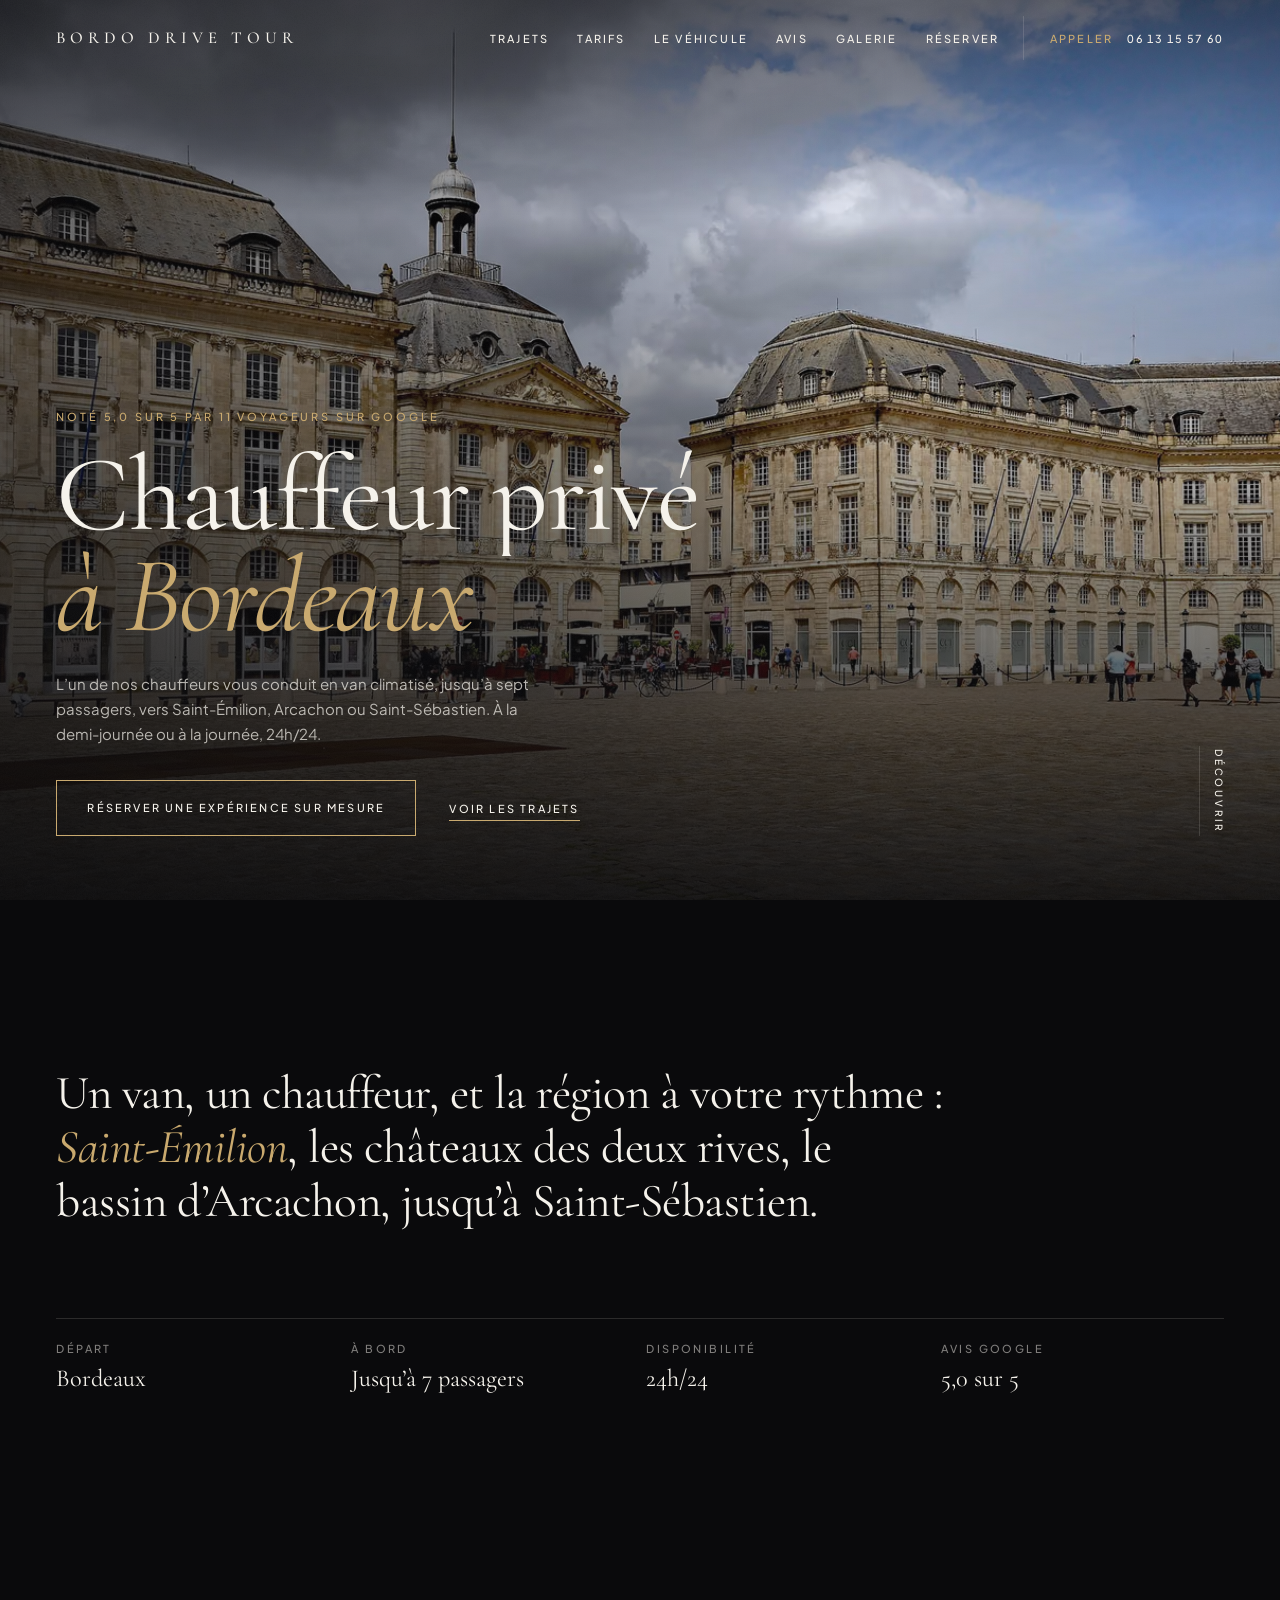
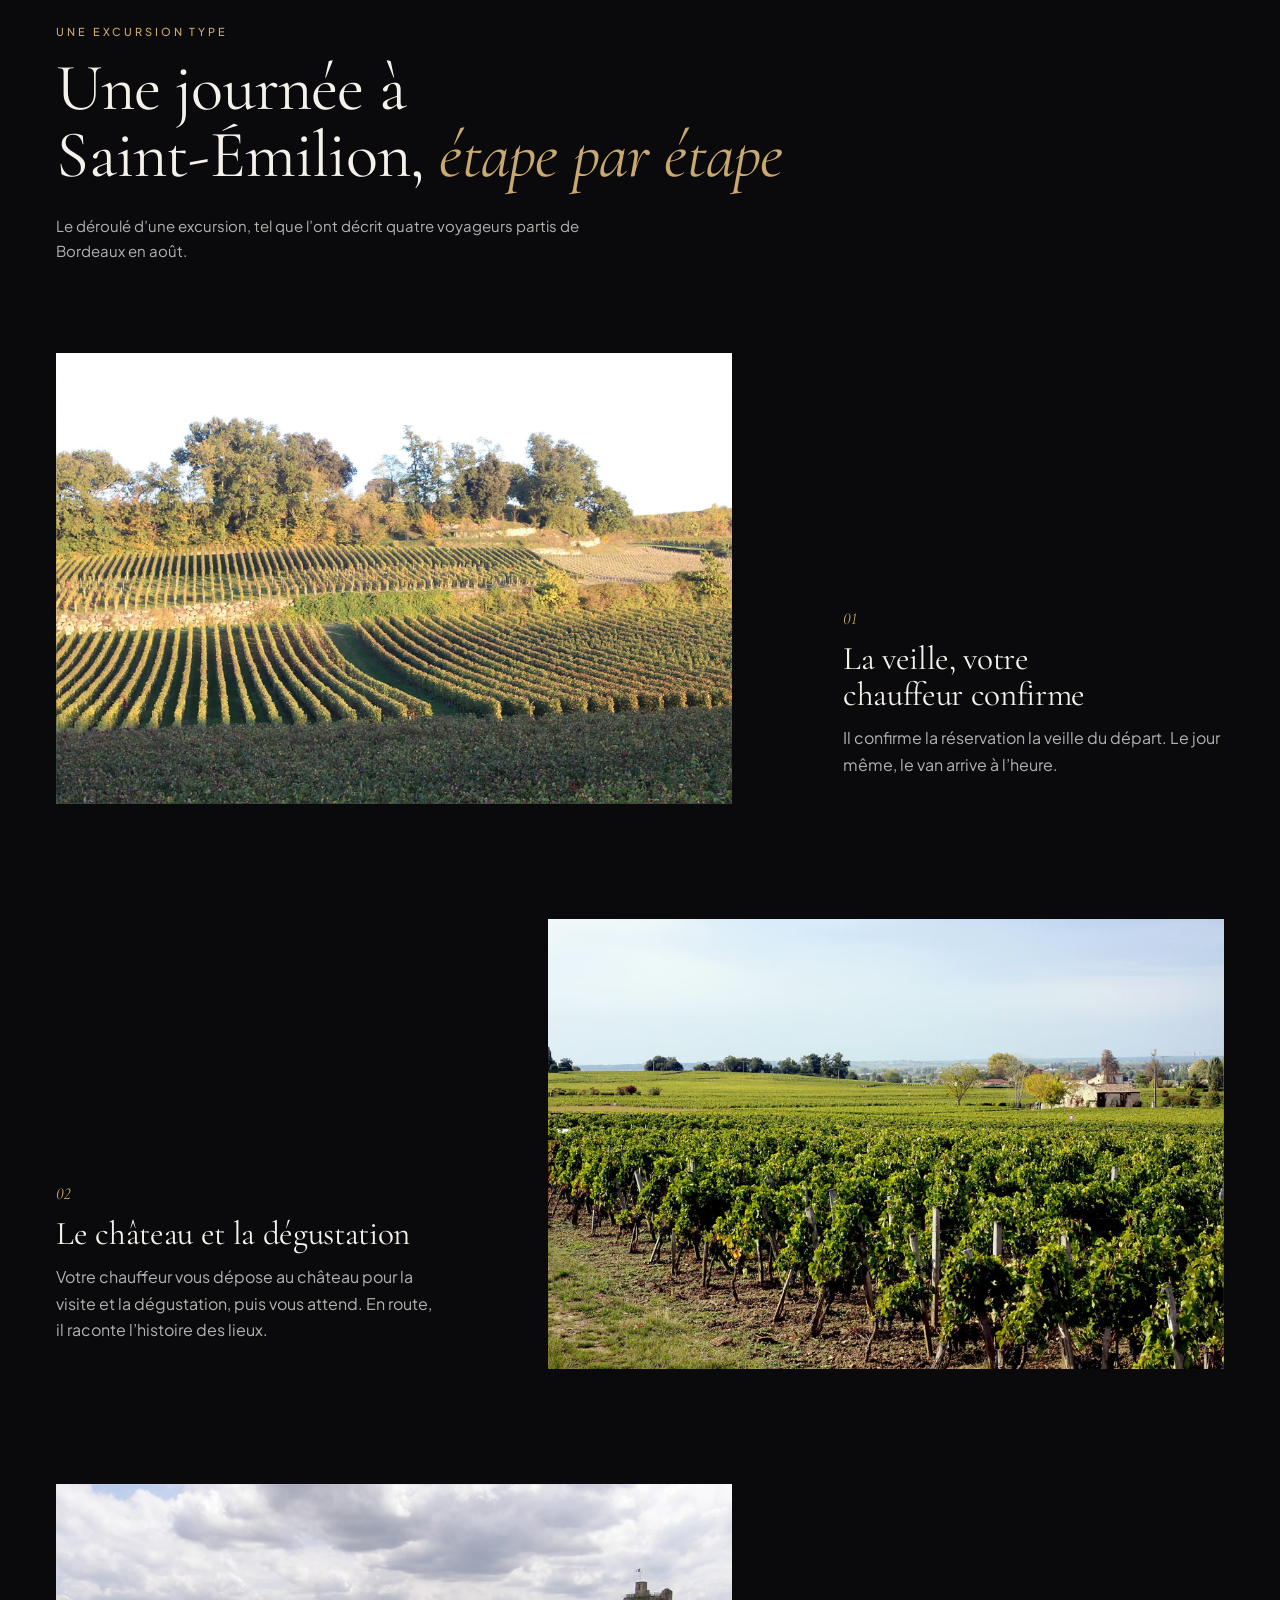
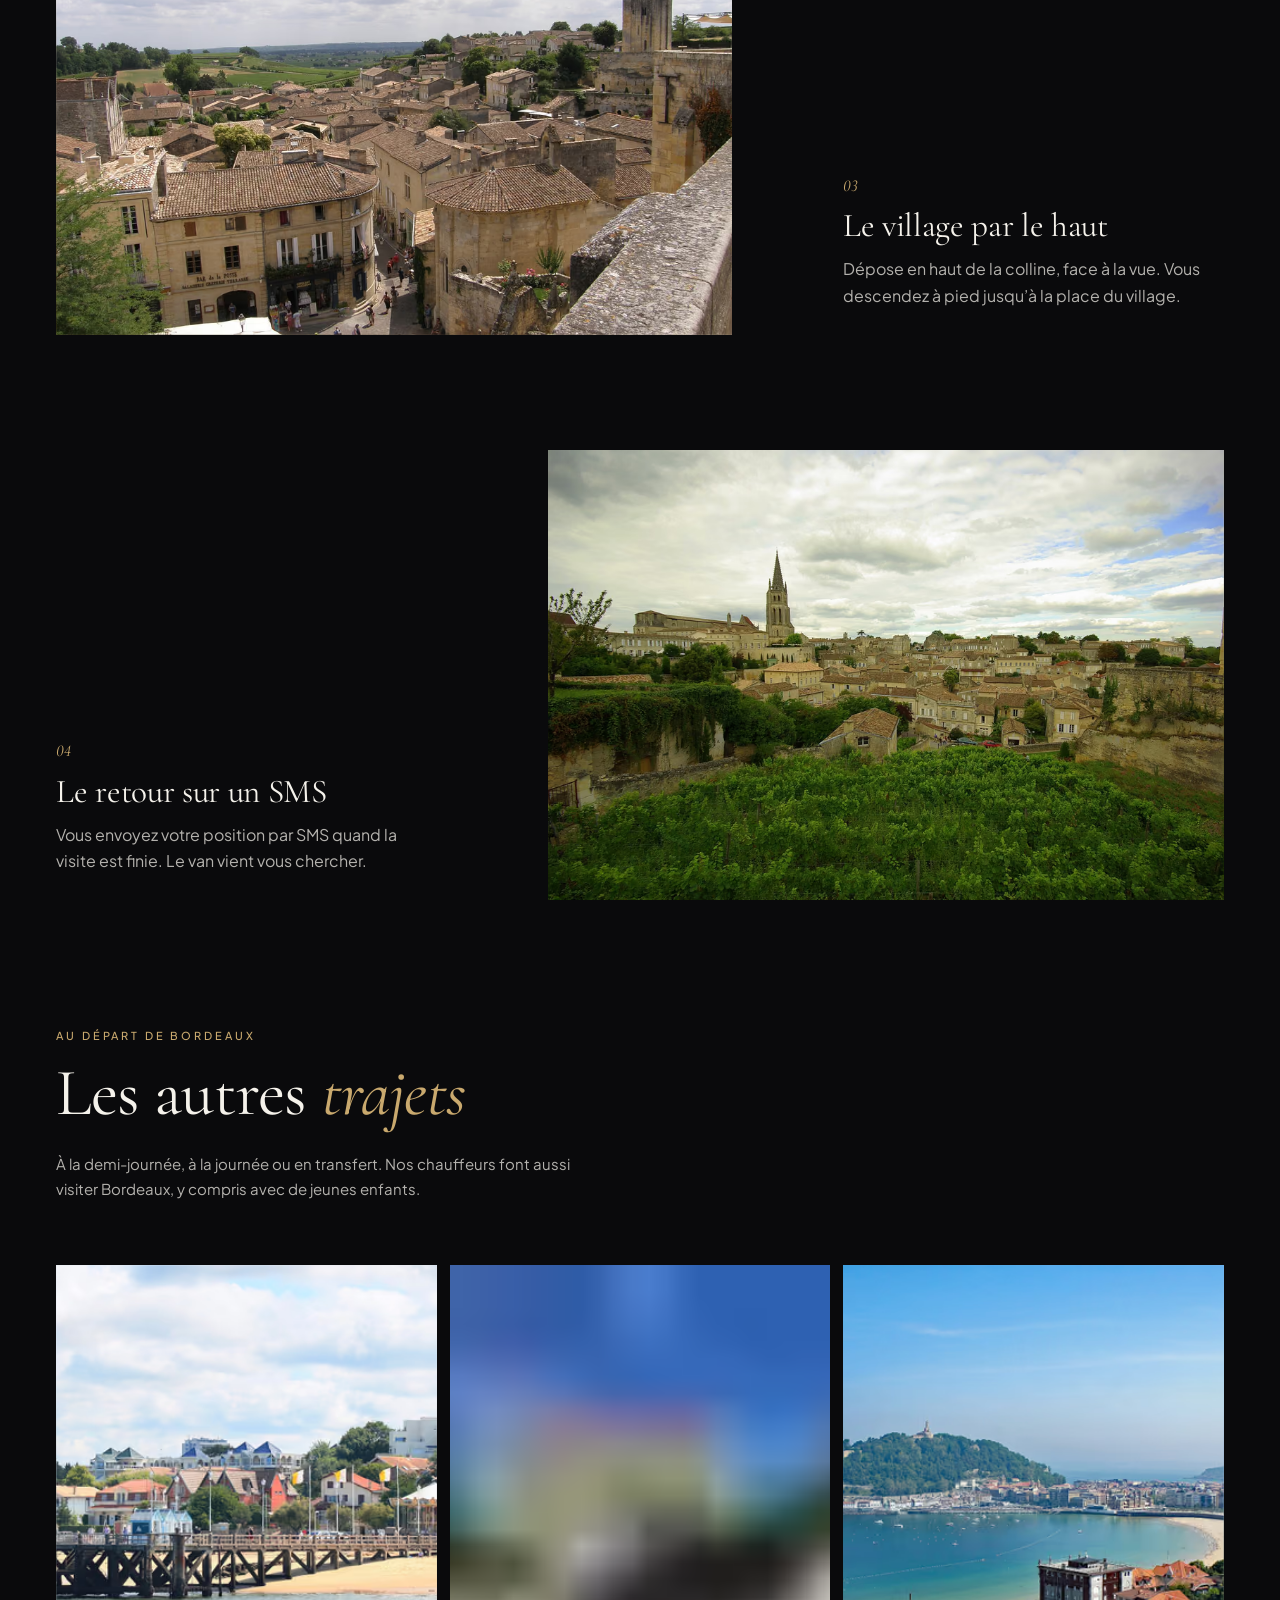
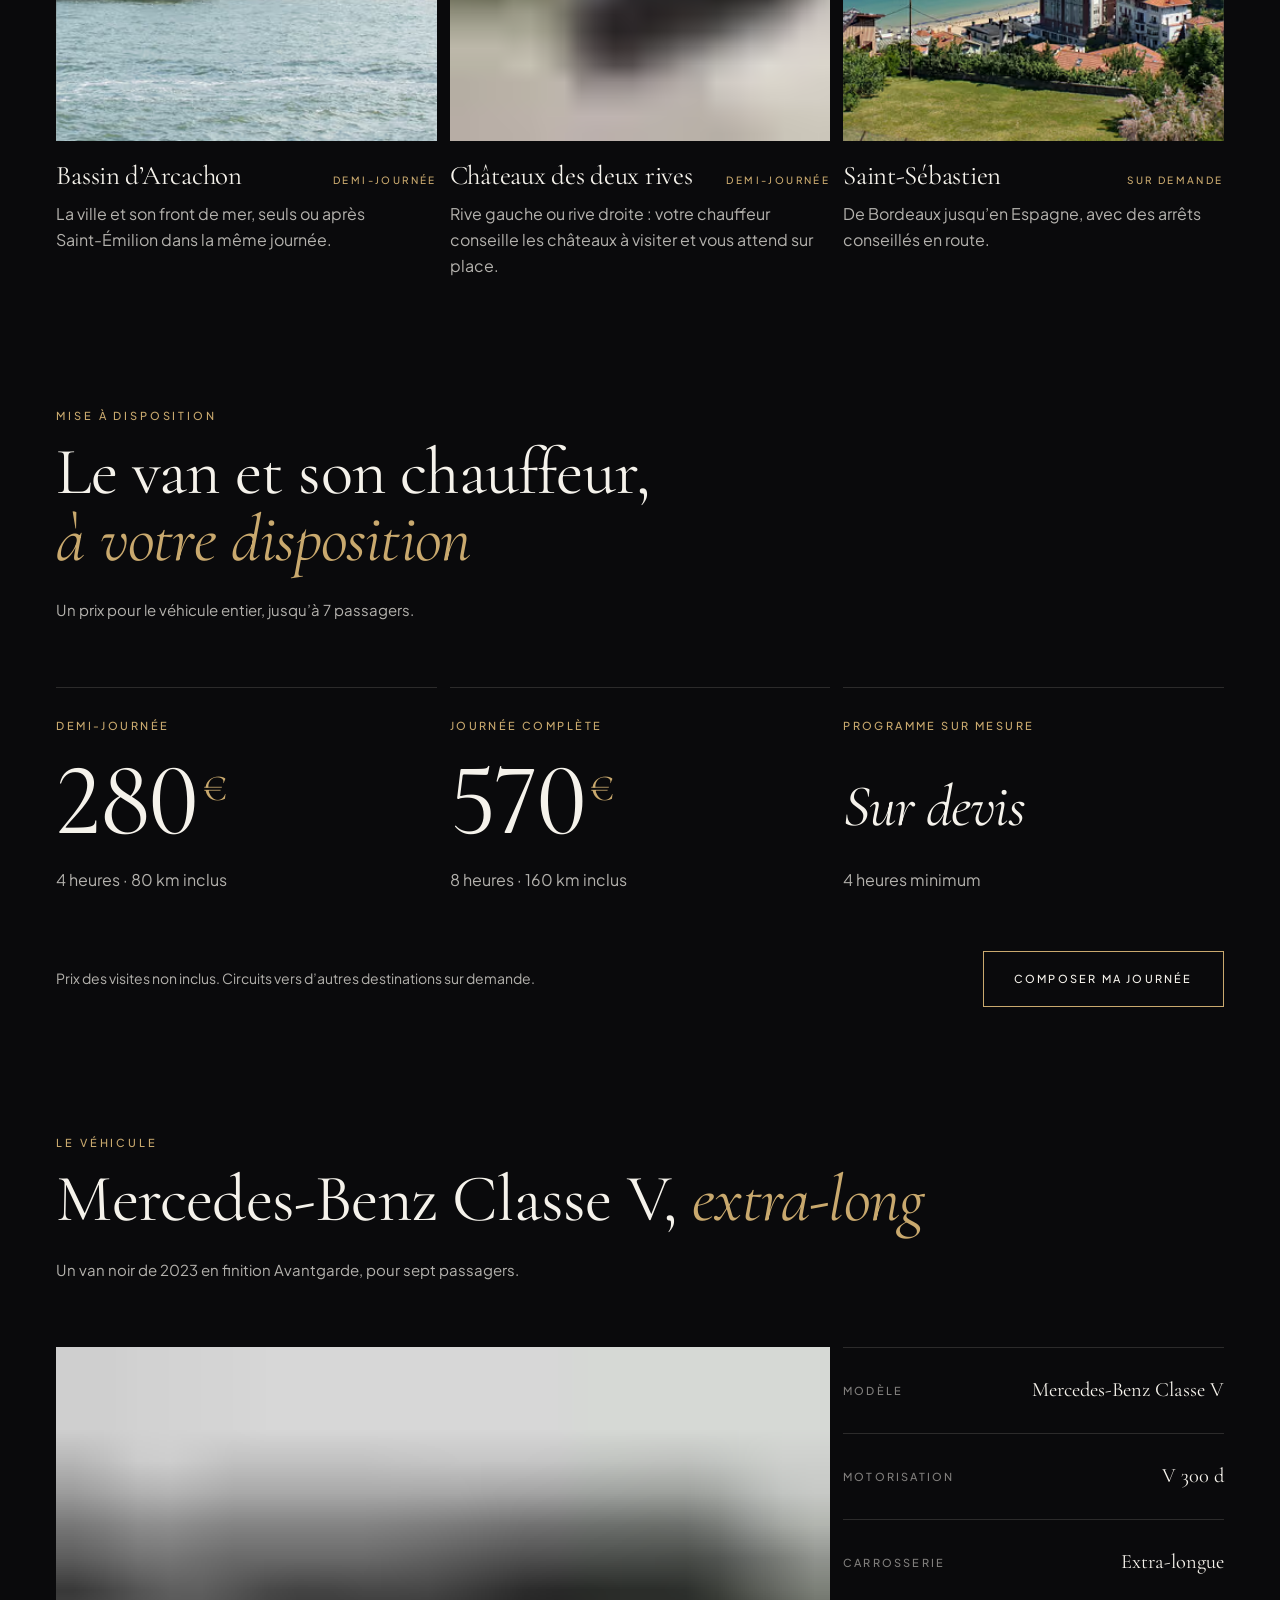
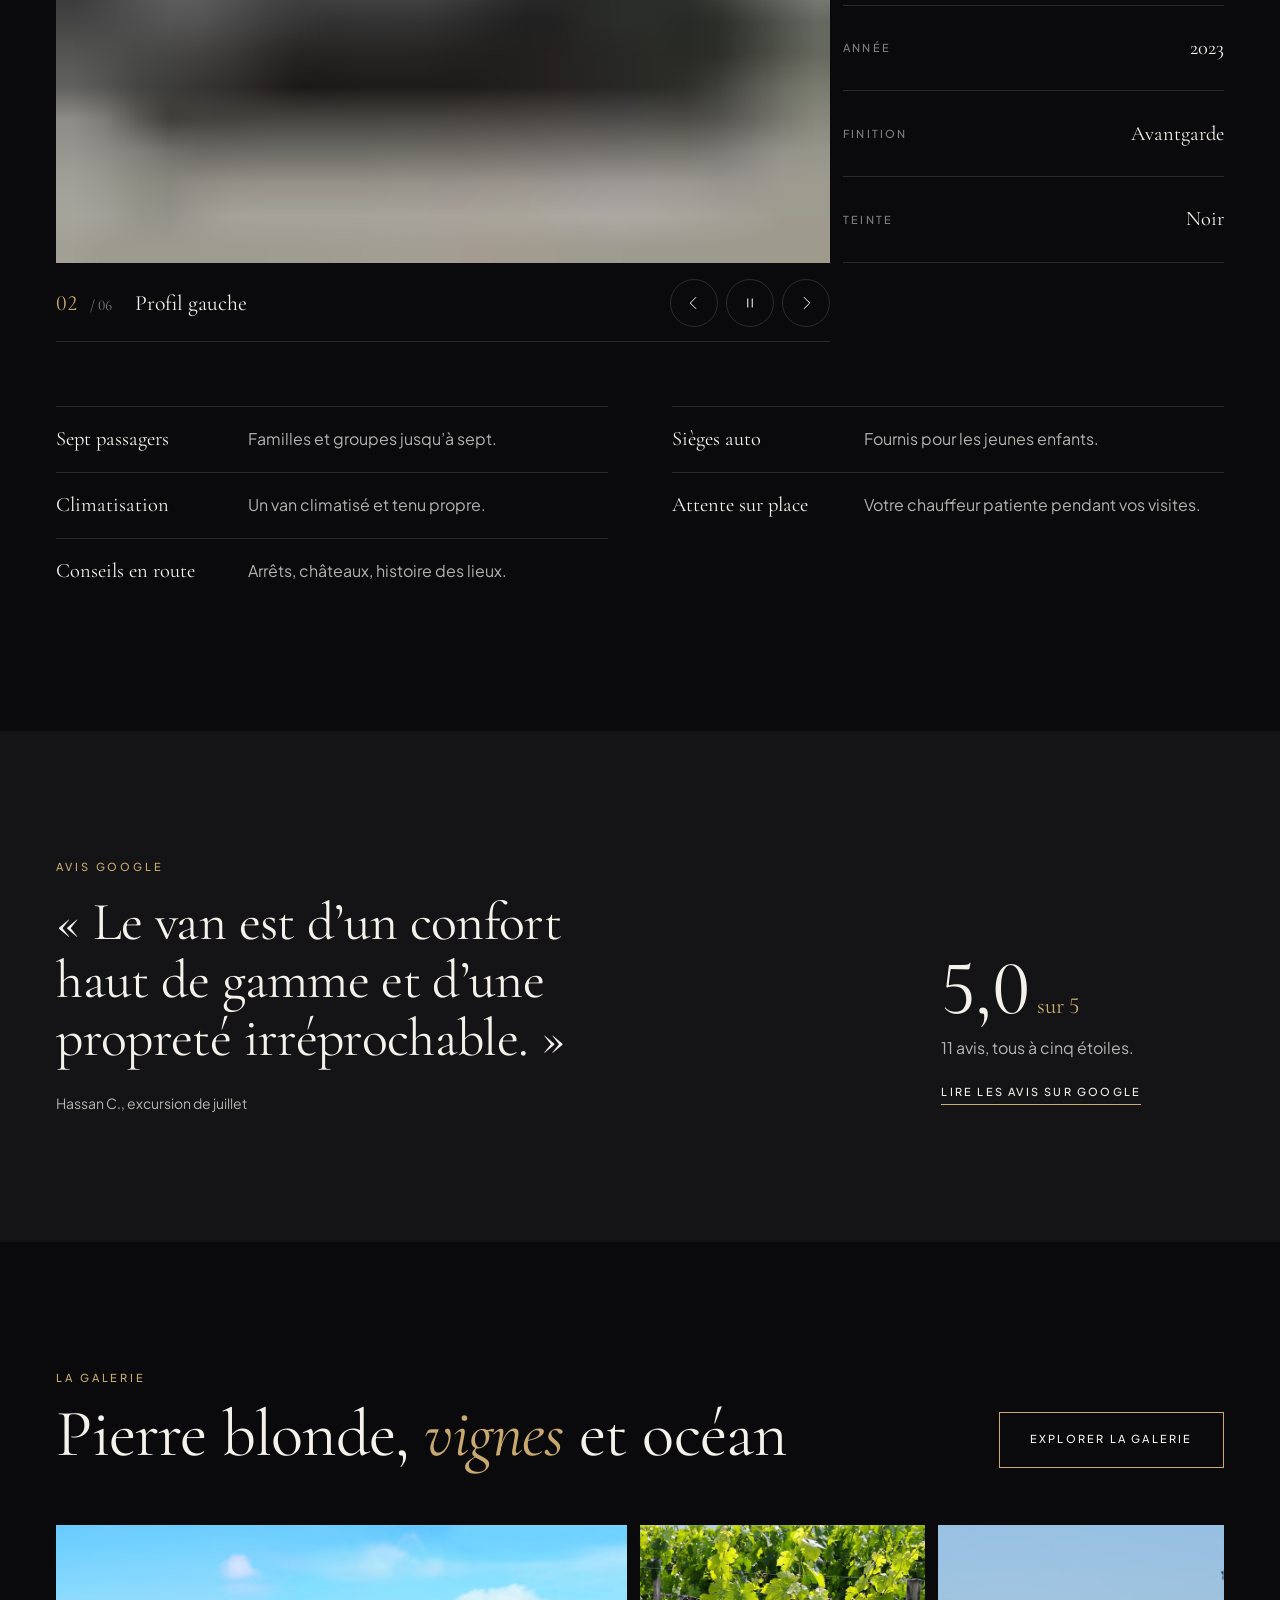
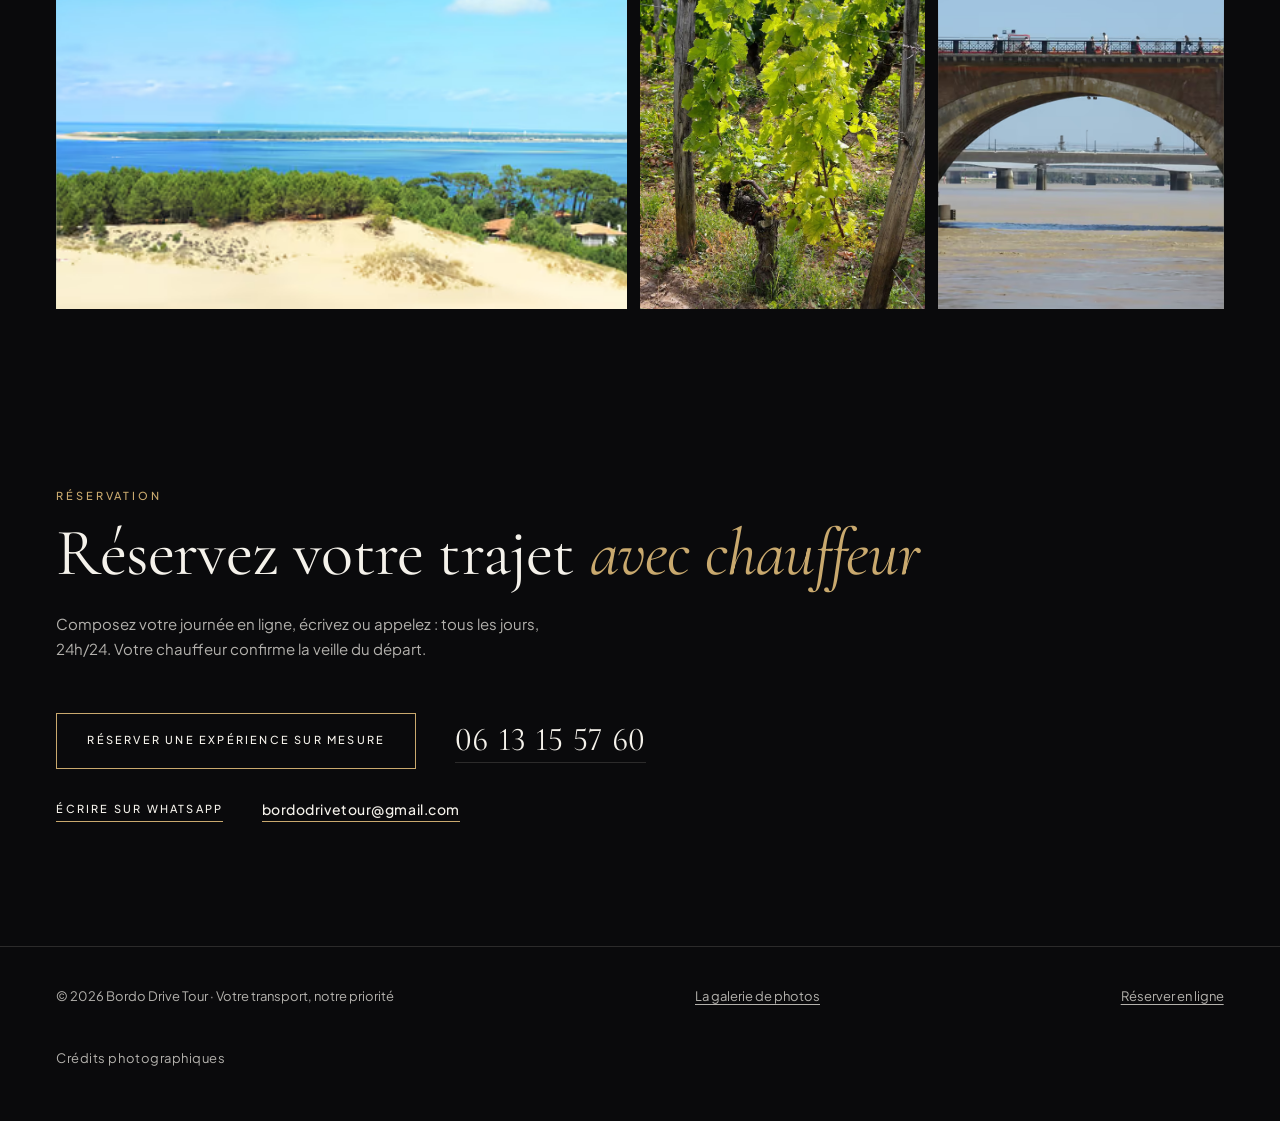
<file: index.html>
<!doctype html>
<html lang="fr">
<head>
<meta charset="utf-8">
<meta name="robots" content="noindex, nofollow">
<meta name="viewport" content="width=device-width, initial-scale=1, viewport-fit=cover">
<title>Bordo Drive Tour : chauffeur privé et excursions en van à Bordeaux</title>
<meta name="description" content="L'un de nos chauffeurs vous conduit en van climatisé, jusqu'à sept passagers, de Bordeaux à Saint-Émilion, au bassin d'Arcachon ou à Saint-Sébastien. Réservation par téléphone, 24h/24.">
<meta name="theme-color" content="#0A0A0C">
<meta name="color-scheme" content="dark">
<meta property="og:type" content="website">
<meta property="og:site_name" content="Bordo Drive Tour">
<meta property="og:locale" content="fr_FR">
<meta property="og:title" content="Bordo Drive Tour : chauffeur privé et excursions en van à Bordeaux">
<meta property="og:description" content="Saint-Émilion, bassin d'Arcachon, châteaux des deux rives, Saint-Sébastien : un van climatisé et son chauffeur, à la demi-journée ou à la journée.">
<meta property="og:image" content="og.jpg">
<meta property="og:image:width" content="1200">
<meta property="og:image:height" content="630">
<meta property="og:image:alt" content="Le village de Saint-Émilion et son clocher au-dessus des vignes">
<meta name="twitter:card" content="summary_large_image">
<meta name="twitter:title" content="Bordo Drive Tour : chauffeur privé à Bordeaux">
<meta name="twitter:description" content="Un van climatisé et son chauffeur, de Bordeaux à Saint-Émilion, Arcachon ou Saint-Sébastien.">
<meta name="twitter:image" content="og.jpg">
<!-- À compléter avec le domaine définitif : <link rel="canonical" href="https://…/"> et des adresses absolues pour og:image -->
<link rel="icon" href="favicon.svg" type="image/svg+xml">
<link rel="preconnect" href="https://fonts.googleapis.com">
<link rel="preconnect" href="https://fonts.gstatic.com" crossorigin>
<link rel="preload" as="image" type="image/avif" imagesrcset="photos/opt/demo-01-place-de-la-bourse-640.avif 640w, photos/opt/demo-01-place-de-la-bourse-960.avif 960w, photos/opt/demo-01-place-de-la-bourse-1280.avif 1280w, photos/opt/demo-01-place-de-la-bourse-1920.avif 1920w" imagesizes="100vw" fetchpriority="high">
<link rel="stylesheet" href="https://fonts.googleapis.com/css2?family=Cormorant+Garamond:ital,wght@0,400;0,500;1,400&family=Plus+Jakarta+Sans:wght@400;500&display=swap">
<link rel="stylesheet" href="css/styles.css">
<script>
  /* Avant le premier affichage : l'intro ne joue qu'une fois par session, jamais sous « mouvement réduit ». */
  (function () {
    var root = document.documentElement, seen = false;
    root.classList.add('js');
    try { seen = sessionStorage.getItem('bdt-intro') === '1'; } catch (e) {}
    if (!seen && !window.matchMedia('(prefers-reduced-motion: reduce)').matches) root.classList.add('intro-on');
    /* filet de sécurité : si le script principal ne démarre pas, le rideau se lève seul au bout de 6 s */
    window.setTimeout(function () { if (!root.classList.contains('intro-open')) root.classList.add('intro-done'); }, 6000);
  })();
</script>
<script type="application/ld+json">{"@context":"https://schema.org","@type":"LocalBusiness","name":"Bordo Drive Tour","slogan":"Votre transport, notre priorité","description":"Chauffeur privé et excursions en van au départ de Bordeaux.","telephone":"+33613155760","email":"bordodrivetour@gmail.com","priceRange":"280 € – 570 €","areaServed":"Bordeaux","openingHours":"Mo-Su 00:00-23:59"}</script>
</head>
<body>
<a class="skip" href="#journee">Aller au contenu</a>

<!-- INTRO : monogramme, nom dévoilé par masque, slogan ; le compteur suit le chargement réel (polices + photo d'ouverture) -->
<div class="intro" id="intro">
  <div class="intro__lockup" aria-hidden="true">
    <p class="intro__mono"><span>B</span><span>D</span></p>
    <p class="intro__brand">
      <span class="intro__word" style="--w: 0"><span>Bordo</span></span>
      <span class="intro__word" style="--w: 1"><span>Drive</span></span>
      <span class="intro__word" style="--w: 2"><span>Tour</span></span>
    </p>
    <p class="intro__tag">Votre transport, notre priorité</p>
  </div>
  <div class="intro__meter" aria-hidden="true">
    <span class="intro__bar"><i id="intro-bar"></i></span>
    <span class="intro__count"><span id="intro-count">00</span><span class="intro__pct">%</span></span>
  </div>
  <button class="intro__skip" id="intro-skip" type="button">Passer l’intro</button>
</div>

<header class="nav nav--long" id="nav">
  <a class="nav__brand" href="#top" aria-label="Bordo Drive Tour, retour en haut de page">Bordo Drive Tour</a>
  <nav class="nav__links" aria-label="Navigation principale">
    <a href="#trajets">Trajets</a>
    <a href="#tarifs">Tarifs</a>
    <a href="#van">Le véhicule</a>
    <a href="#avis">Avis</a>
    <a href="galerie/">Galerie</a>
    <a href="reservation/">Réserver</a>
  </nav>
  <a class="nav__call" href="tel:+33613155760"><span class="nav__call-label">Appeler</span><span class="nav__call-number">06 13 15 57 60</span></a>
</header>

<main id="top">
  <!-- OUVERTURE -->
  <section class="hero" aria-labelledby="hero-title">
    <div class="hero__media" id="hero-media" style="--lq: url('[data-uri]')">
      <picture>
          <source type="image/avif" srcset="photos/opt/demo-01-place-de-la-bourse-640.avif 640w, photos/opt/demo-01-place-de-la-bourse-960.avif 960w, photos/opt/demo-01-place-de-la-bourse-1280.avif 1280w, photos/opt/demo-01-place-de-la-bourse-1920.avif 1920w" sizes="100vw">
          <source type="image/webp" srcset="photos/opt/demo-01-place-de-la-bourse-640.webp 640w, photos/opt/demo-01-place-de-la-bourse-960.webp 960w, photos/opt/demo-01-place-de-la-bourse-1280.webp 1280w, photos/opt/demo-01-place-de-la-bourse-1920.webp 1920w" sizes="100vw">
          <img id="hero-img" src="photos/opt/demo-01-place-de-la-bourse-1280.webp" width="1920" height="1275" alt="La place de la Bourse à Bordeaux, ses façades de pierre blonde du XVIIIe siècle sous un ciel nuageux" fetchpriority="high" decoding="async">
        </picture>
    </div>
    <div class="hero__veil" aria-hidden="true"></div>
    <div class="hero__content">
      <p class="eyebrow" data-reveal style="--i: 1">Noté 5,0 sur 5 par 11 voyageurs sur Google</p>
      <h1 class="hero__title" id="hero-title">
        <span class="line" data-reveal="mask" style="--i: 2"><span>Chauffeur privé</span></span>
        <span class="line" data-reveal="mask" style="--i: 3"><span><em>à Bordeaux</em></span></span>
      </h1>
      <p class="hero__lead" data-reveal style="--i: 4">L’un de nos chauffeurs vous conduit en van climatisé, jusqu’à sept passagers, vers Saint-Émilion, Arcachon ou Saint-Sébastien. À la demi-journée ou à la journée, 24h/24.</p>
      <div class="hero__actions" data-reveal style="--i: 5">
        <a class="btn" href="reservation/"><span>Réserver une expérience sur mesure</span></a>
        <a class="link-line" href="#trajets">Voir les trajets</a>
      </div>
    </div>
    <a class="hero__scroll" href="#journee" data-reveal style="--i: 6"><span>Découvrir</span><span class="hero__scroll-line" aria-hidden="true"></span></a>
  </section>

  <!-- LE SERVICE, en une phrase et quatre faits -->
  <section class="manifesto" aria-label="Le service">
    <p class="manifesto__text">Un van, un chauffeur, et la région à votre rythme&nbsp;: <em>Saint-Émilion</em>, les châteaux des deux rives, le bassin d’Arcachon, jusqu’à Saint-Sébastien.</p>
    <dl class="manifesto__facts">
      <div><dt>Départ</dt><dd>Bordeaux</dd></div>
      <div><dt>À bord</dt><dd>Jusqu’à 7 passagers</dd></div>
      <div><dt>Disponibilité</dt><dd>24h/24</dd></div>
      <div><dt>Avis Google</dt><dd>5,0 sur 5</dd></div>
    </dl>
  </section>

  <!-- UNE JOURNÉE À SAINT-ÉMILION -->
  <section class="section journey" id="journee" aria-labelledby="journey-title" tabindex="-1">
    <header class="section-head">
      <p class="eyebrow">Une excursion type</p>
      <h2 id="journey-title">Une journée à Saint-Émilion, <em>étape par étape</em></h2>
      <p class="section-head__lead">Le déroulé d’une excursion, tel que l’ont décrit quatre voyageurs partis de Bordeaux en août.</p>
    </header>
    <ol class="steps">
      <li class="step">
        <figure class="media step__media" data-inview="media" style="--lq: url('[data-uri]')"><picture>
          <source type="image/avif" srcset="photos/opt/demo-04-rangs-de-vigne-automne-640.avif 640w, photos/opt/demo-04-rangs-de-vigne-automne-960.avif 960w, photos/opt/demo-04-rangs-de-vigne-automne-1280.avif 1280w, photos/opt/demo-04-rangs-de-vigne-automne-1920.avif 1920w" sizes="(max-width: 899px) 100vw, 56vw">
          <source type="image/webp" srcset="photos/opt/demo-04-rangs-de-vigne-automne-640.webp 640w, photos/opt/demo-04-rangs-de-vigne-automne-960.webp 960w, photos/opt/demo-04-rangs-de-vigne-automne-1280.webp 1280w, photos/opt/demo-04-rangs-de-vigne-automne-1920.webp 1920w" sizes="(max-width: 899px) 100vw, 56vw">
          <img src="photos/opt/demo-04-rangs-de-vigne-automne-1280.webp" width="1920" height="1280" alt="Des rangs de vigne aux couleurs d’automne dans le vignoble de Saint-Émilion" loading="lazy" decoding="async">
        </picture></figure>
        <div class="step__text" data-inview="text">
          <p class="step__num">01</p>
          <h3>La veille, votre chauffeur confirme</h3>
          <p>Il confirme la réservation la veille du départ. Le jour même, le van arrive à l’heure.</p>
        </div>
      </li>
      <li class="step">
        <figure class="media step__media" data-inview="media" style="--lq: url('[data-uri]')"><picture>
          <source type="image/avif" srcset="photos/opt/demo-14-vignes-et-propriete-640.avif 640w, photos/opt/demo-14-vignes-et-propriete-960.avif 960w, photos/opt/demo-14-vignes-et-propriete-1280.avif 1280w, photos/opt/demo-14-vignes-et-propriete-1920.avif 1920w" sizes="(max-width: 899px) 100vw, 56vw">
          <source type="image/webp" srcset="photos/opt/demo-14-vignes-et-propriete-640.webp 640w, photos/opt/demo-14-vignes-et-propriete-960.webp 960w, photos/opt/demo-14-vignes-et-propriete-1280.webp 1280w, photos/opt/demo-14-vignes-et-propriete-1920.webp 1920w" sizes="(max-width: 899px) 100vw, 56vw">
          <img src="photos/opt/demo-14-vignes-et-propriete-1280.webp" width="1920" height="1280" alt="Des vignes en feuilles devant une propriété viticole de Saint-Émilion" loading="lazy" decoding="async">
        </picture></figure>
        <div class="step__text" data-inview="text">
          <p class="step__num">02</p>
          <h3>Le château et la dégustation</h3>
          <p>Votre chauffeur vous dépose au château pour la visite et la dégustation, puis vous attend. En route, il raconte l’histoire des lieux.</p>
        </div>
      </li>
      <li class="step">
        <figure class="media step__media" data-inview="media" style="--lq: url('[data-uri]')"><picture>
          <source type="image/avif" srcset="photos/opt/demo-07-toits-de-saint-emilion-640.avif 640w, photos/opt/demo-07-toits-de-saint-emilion-960.avif 960w, photos/opt/demo-07-toits-de-saint-emilion-1280.avif 1280w, photos/opt/demo-07-toits-de-saint-emilion-1920.avif 1920w" sizes="(max-width: 899px) 100vw, 56vw">
          <source type="image/webp" srcset="photos/opt/demo-07-toits-de-saint-emilion-640.webp 640w, photos/opt/demo-07-toits-de-saint-emilion-960.webp 960w, photos/opt/demo-07-toits-de-saint-emilion-1280.webp 1280w, photos/opt/demo-07-toits-de-saint-emilion-1920.webp 1920w" sizes="(max-width: 899px) 100vw, 56vw">
          <img src="photos/opt/demo-07-toits-de-saint-emilion-1280.webp" width="1920" height="1280" alt="Les toits de tuiles et la tour médiévale de Saint-Émilion vus du haut du village, la plaine au loin" loading="lazy" decoding="async">
        </picture></figure>
        <div class="step__text" data-inview="text">
          <p class="step__num">03</p>
          <h3>Le village par le haut</h3>
          <p>Dépose en haut de la colline, face à la vue. Vous descendez à pied jusqu’à la place du village.</p>
        </div>
      </li>
      <li class="step">
        <figure class="media step__media" data-inview="media" style="--lq: url('[data-uri]')"><picture>
          <source type="image/avif" srcset="photos/opt/demo-16-clocher-de-saint-emilion-640.avif 640w, photos/opt/demo-16-clocher-de-saint-emilion-960.avif 960w, photos/opt/demo-16-clocher-de-saint-emilion-1280.avif 1280w, photos/opt/demo-16-clocher-de-saint-emilion-1920.avif 1920w" sizes="(max-width: 899px) 100vw, 56vw">
          <source type="image/webp" srcset="photos/opt/demo-16-clocher-de-saint-emilion-640.webp 640w, photos/opt/demo-16-clocher-de-saint-emilion-960.webp 960w, photos/opt/demo-16-clocher-de-saint-emilion-1280.webp 1280w, photos/opt/demo-16-clocher-de-saint-emilion-1920.webp 1920w" sizes="(max-width: 899px) 100vw, 56vw">
          <img src="photos/opt/demo-16-clocher-de-saint-emilion-1280.webp" width="1920" height="1285" alt="Le village de Saint-Émilion et son clocher sur la colline, dominant les vignes sous un ciel d’orage" loading="lazy" decoding="async" style="object-position: 40% 38%">
        </picture></figure>
        <div class="step__text" data-inview="text">
          <p class="step__num">04</p>
          <h3>Le retour sur un SMS</h3>
          <p>Vous envoyez votre position par SMS quand la visite est finie. Le van vient vous chercher.</p>
        </div>
      </li>
    </ol>
  </section>

  <!-- LES AUTRES TRAJETS -->
  <section class="section trips" id="trajets" aria-labelledby="trips-title" tabindex="-1">
    <header class="section-head">
      <p class="eyebrow">Au départ de Bordeaux</p>
      <h2 id="trips-title">Les autres <em>trajets</em></h2>
      <p class="section-head__lead">À la demi-journée, à la journée ou en transfert. Nos chauffeurs font aussi visiter Bordeaux, y compris avec de jeunes enfants.</p>
    </header>
    <ul class="trips__grid">
      <li class="trip">
        <figure class="media" data-inview="media" style="--lq: url('[data-uri]')"><picture>
          <source type="image/avif" srcset="photos/opt/demo-05-jetee-arcachon-640.avif 640w, photos/opt/demo-05-jetee-arcachon-960.avif 960w, photos/opt/demo-05-jetee-arcachon-1280.avif 1280w, photos/opt/demo-05-jetee-arcachon-1920.avif 1920w" sizes="(max-width: 899px) 100vw, 31vw">
          <source type="image/webp" srcset="photos/opt/demo-05-jetee-arcachon-640.webp 640w, photos/opt/demo-05-jetee-arcachon-960.webp 960w, photos/opt/demo-05-jetee-arcachon-1280.webp 1280w, photos/opt/demo-05-jetee-arcachon-1920.webp 1920w" sizes="(max-width: 899px) 100vw, 31vw">
          <img src="photos/opt/demo-05-jetee-arcachon-1280.webp" width="1920" height="1280" alt="La jetée d’Eyrac et le front de mer d’Arcachon vus depuis le Bassin" loading="lazy" decoding="async">
        </picture></figure>
        <div class="trip__meta"><h3>Bassin d’Arcachon</h3><span class="trip__tag">Demi-journée</span></div>
        <p>La ville et son front de mer, seuls ou après Saint-Émilion dans la même journée.</p>
      </li>
      <li class="trip">
        <figure class="media" data-inview="media" style="--lq: url('[data-uri]')"><picture>
          <source type="image/avif" srcset="photos/opt/van-06-devant-un-chateau-640.avif 640w, photos/opt/van-06-devant-un-chateau-960.avif 960w, photos/opt/van-06-devant-un-chateau-1280.avif 1280w, photos/opt/van-06-devant-un-chateau-1435.avif 1435w" sizes="(max-width: 899px) 100vw, 31vw">
          <source type="image/webp" srcset="photos/opt/van-06-devant-un-chateau-640.webp 640w, photos/opt/van-06-devant-un-chateau-960.webp 960w, photos/opt/van-06-devant-un-chateau-1280.webp 1280w, photos/opt/van-06-devant-un-chateau-1435.webp 1435w" sizes="(max-width: 899px) 100vw, 31vw">
          <img src="photos/opt/van-06-devant-un-chateau-1280.webp" width="1435" height="1701" alt="Un van noir Bordo Drive Tour stationné devant un château en pierre blonde, sous un ciel bleu" loading="lazy" decoding="async" style="object-position: 50% 78%">
        </picture></figure>
        <div class="trip__meta"><h3>Châteaux des deux rives</h3><span class="trip__tag">Demi-journée</span></div>
        <p>Rive gauche ou rive droite&nbsp;: votre chauffeur conseille les châteaux à visiter et vous attend sur place.</p>
      </li>
      <li class="trip">
        <figure class="media" data-inview="media" style="--lq: url('[data-uri]')"><picture>
          <source type="image/avif" srcset="photos/opt/demo-15-baie-de-la-concha-640.avif 640w, photos/opt/demo-15-baie-de-la-concha-960.avif 960w, photos/opt/demo-15-baie-de-la-concha-1280.avif 1280w, photos/opt/demo-15-baie-de-la-concha-1920.avif 1920w" sizes="(max-width: 899px) 100vw, 31vw">
          <source type="image/webp" srcset="photos/opt/demo-15-baie-de-la-concha-640.webp 640w, photos/opt/demo-15-baie-de-la-concha-960.webp 960w, photos/opt/demo-15-baie-de-la-concha-1280.webp 1280w, photos/opt/demo-15-baie-de-la-concha-1920.webp 1920w" sizes="(max-width: 899px) 100vw, 31vw">
          <img src="photos/opt/demo-15-baie-de-la-concha-1280.webp" width="1920" height="1280" alt="La baie de la Concha à Saint-Sébastien vue des hauteurs, plage en arc et mont Urgull" loading="lazy" decoding="async">
        </picture></figure>
        <div class="trip__meta"><h3>Saint-Sébastien</h3><span class="trip__tag">Sur demande</span></div>
        <p>De Bordeaux jusqu’en Espagne, avec des arrêts conseillés en route.</p>
      </li>
    </ul>
  </section>

  <!-- TARIFS : écrits depuis data/reservation.json -->
  <section class="section pricing" id="tarifs" aria-labelledby="pricing-title" tabindex="-1">
    <header class="section-head">
      <p class="eyebrow">Mise à disposition</p>
      <h2 id="pricing-title">Le van et son chauffeur, <em>à votre disposition</em></h2>
      <p class="section-head__lead">Un prix pour le véhicule entier, jusqu’à 7 passagers.</p>
    </header>
    <ul class="pricing__grid">
        <li class="price" data-inview="text">
          <p class="price__name">Demi-journée</p>
          <p class="price__amount">280<small>€</small></p>
          <p class="price__terms">4 heures · 80 km inclus</p>
        </li>
        <li class="price" data-inview="text">
          <p class="price__name">Journée complète</p>
          <p class="price__amount">570<small>€</small></p>
          <p class="price__terms">8 heures · 160 km inclus</p>
        </li>
        <li class="price" data-inview="text">
          <p class="price__name">Programme sur mesure</p>
          <p class="price__amount price__amount--text">Sur devis</p>
          <p class="price__terms">4 heures minimum</p>
        </li>
    </ul>
    <div class="pricing__foot">
      <p class="pricing__notes">Prix des visites non inclus. Circuits vers d’autres destinations sur demande.</p>
      <a class="btn" href="reservation/"><span>Composer ma journée</span></a>
    </div>
  </section>

  <!-- LE VÉHICULE : diaporama animé, fiche et service à bord -->
  <section class="section vehicle" id="van" aria-labelledby="van-title" tabindex="-1">
    <header class="section-head">
      <p class="eyebrow">Le véhicule</p>
      <h2 id="van-title">Mercedes-Benz Classe V, <em>extra-long</em></h2>
      <p class="section-head__lead">Un van noir de 2023 en finition Avantgarde, pour sept passagers.</p>
    </header>

    <div class="vehicle__show">
      <div class="showcase" id="showcase" role="group" aria-roledescription="diaporama" aria-label="Photos du véhicule">
        <div class="showcase__stage" id="showcase-stage">
          <figure class="showcase__slide is-active" data-label="Trois quarts avant" style="--lq: url('[data-uri]')"><picture>
          <source type="image/avif" srcset="photos/opt/van-01-trois-quarts-avant-640.avif 640w, photos/opt/van-01-trois-quarts-avant-800.avif 800w" sizes="(max-width: 899px) 100vw, 62vw">
          <source type="image/webp" srcset="photos/opt/van-01-trois-quarts-avant-640.webp 640w, photos/opt/van-01-trois-quarts-avant-800.webp 800w" sizes="(max-width: 899px) 100vw, 62vw">
          <img src="photos/opt/van-01-trois-quarts-avant-800.webp" width="800" height="600" alt="Le Mercedes-Benz Classe V noir de Bordo Drive Tour, vu de trois quarts avant" loading="lazy" decoding="async">
        </picture></figure>
          <figure class="showcase__slide" data-label="Profil gauche" style="--lq: url('[data-uri]')"><picture>
          <source type="image/avif" srcset="photos/opt/van-02-profil-gauche-640.avif 640w, photos/opt/van-02-profil-gauche-800.avif 800w" sizes="(max-width: 899px) 100vw, 62vw">
          <source type="image/webp" srcset="photos/opt/van-02-profil-gauche-640.webp 640w, photos/opt/van-02-profil-gauche-800.webp 800w" sizes="(max-width: 899px) 100vw, 62vw">
          <img src="photos/opt/van-02-profil-gauche-800.webp" width="800" height="600" alt="Le Mercedes-Benz Classe V noir de Bordo Drive Tour, vu de profil côté gauche, carrosserie extra-longue" loading="lazy" decoding="async">
        </picture></figure>
          <figure class="showcase__slide" data-label="Vue arrière" style="--lq: url('[data-uri]')"><picture>
          <source type="image/avif" srcset="photos/opt/van-03-arriere-640.avif 640w, photos/opt/van-03-arriere-800.avif 800w" sizes="(max-width: 899px) 100vw, 62vw">
          <source type="image/webp" srcset="photos/opt/van-03-arriere-640.webp 640w, photos/opt/van-03-arriere-800.webp 800w" sizes="(max-width: 899px) 100vw, 62vw">
          <img src="photos/opt/van-03-arriere-800.webp" width="800" height="600" alt="Le Mercedes-Benz Classe V noir de Bordo Drive Tour, vu de l’arrière, avec son monogramme V 300 d" loading="lazy" decoding="async">
        </picture></figure>
          <figure class="showcase__slide" data-label="Profil droit" style="--lq: url('[data-uri]')"><picture>
          <source type="image/avif" srcset="photos/opt/van-04-profil-droit-640.avif 640w, photos/opt/van-04-profil-droit-800.avif 800w" sizes="(max-width: 899px) 100vw, 62vw">
          <source type="image/webp" srcset="photos/opt/van-04-profil-droit-640.webp 640w, photos/opt/van-04-profil-droit-800.webp 800w" sizes="(max-width: 899px) 100vw, 62vw">
          <img src="photos/opt/van-04-profil-droit-800.webp" width="800" height="600" alt="Le Mercedes-Benz Classe V noir de Bordo Drive Tour, vu de profil côté droit, portes latérales et vitres teintées" loading="lazy" decoding="async">
        </picture></figure>
          <figure class="showcase__slide" data-label="Face avant" style="--lq: url('[data-uri]')"><picture>
          <source type="image/avif" srcset="photos/opt/van-05-face-avant-640.avif 640w, photos/opt/van-05-face-avant-744.avif 744w" sizes="(max-width: 899px) 100vw, 62vw">
          <source type="image/webp" srcset="photos/opt/van-05-face-avant-640.webp 640w, photos/opt/van-05-face-avant-744.webp 744w" sizes="(max-width: 899px) 100vw, 62vw">
          <img src="photos/opt/van-05-face-avant-744.webp" width="744" height="452" alt="Le Mercedes-Benz Classe V noir de Bordo Drive Tour, vu de trois quarts avant gauche" loading="lazy" decoding="async">
        </picture></figure>
          <figure class="showcase__slide" data-label="Devant un château" style="--lq: url('[data-uri]')"><picture>
          <source type="image/avif" srcset="photos/opt/van-06-devant-un-chateau-640.avif 640w, photos/opt/van-06-devant-un-chateau-960.avif 960w, photos/opt/van-06-devant-un-chateau-1280.avif 1280w, photos/opt/van-06-devant-un-chateau-1435.avif 1435w" sizes="(max-width: 899px) 100vw, 62vw">
          <source type="image/webp" srcset="photos/opt/van-06-devant-un-chateau-640.webp 640w, photos/opt/van-06-devant-un-chateau-960.webp 960w, photos/opt/van-06-devant-un-chateau-1280.webp 1280w, photos/opt/van-06-devant-un-chateau-1435.webp 1435w" sizes="(max-width: 899px) 100vw, 62vw">
          <img src="photos/opt/van-06-devant-un-chateau-1280.webp" width="1435" height="1701" alt="Un van noir Bordo Drive Tour stationné devant un château en pierre blonde, sous un ciel bleu" loading="lazy" decoding="async" style="object-position: 50% 78%">
        </picture></figure>
        </div>
        <div class="showcase__bar">
          <p class="showcase__caption" id="showcase-caption"><span class="showcase__index" id="showcase-index">01</span><span class="showcase__total" id="showcase-total">/ 06</span><span class="showcase__label" id="showcase-label">Trois quarts avant</span></p>
          <div class="showcase__controls">
            <button type="button" id="showcase-prev" aria-label="Photo précédente"><svg viewBox="0 0 24 24" width="20" height="20" aria-hidden="true"><path d="M14.5 5L7.5 12l7 7" fill="none" stroke="currentColor" stroke-width="1.2"/></svg></button>
            <button type="button" id="showcase-toggle" aria-label="Mettre le diaporama en pause"><svg class="icon-pause" viewBox="0 0 24 24" width="18" height="18" aria-hidden="true"><path d="M9 6v12M15 6v12" fill="none" stroke="currentColor" stroke-width="1.4"/></svg><svg class="icon-play" viewBox="0 0 24 24" width="18" height="18" aria-hidden="true"><path d="M9 6l9 6-9 6z" fill="none" stroke="currentColor" stroke-width="1.2" stroke-linejoin="round"/></svg></button>
            <button type="button" id="showcase-next" aria-label="Photo suivante"><svg viewBox="0 0 24 24" width="20" height="20" aria-hidden="true"><path d="M9.5 5l7 7-7 7" fill="none" stroke="currentColor" stroke-width="1.2"/></svg></button>
          </div>
          <span class="showcase__progress" aria-hidden="true"><i id="showcase-progress"></i></span>
        </div>
      </div>
      <dl class="specs">
        <div><dt>Modèle</dt><dd>Mercedes-Benz Classe V</dd></div>
        <div><dt>Motorisation</dt><dd>V 300 d</dd></div>
        <div><dt>Carrosserie</dt><dd>Extra-longue</dd></div>
        <div><dt>Année</dt><dd>2023</dd></div>
        <div><dt>Finition</dt><dd>Avantgarde</dd></div>
        <div><dt>Teinte</dt><dd>Noir</dd></div>
      </dl>
    </div>

    <dl class="rows vehicle__service">
      <div><dt>Sept passagers</dt><dd>Familles et groupes jusqu’à sept.</dd></div>
      <div><dt>Sièges auto</dt><dd>Fournis pour les jeunes enfants.</dd></div>
      <div><dt>Climatisation</dt><dd>Un van climatisé et tenu propre.</dd></div>
      <div><dt>Attente sur place</dt><dd>Votre chauffeur patiente pendant vos visites.</dd></div>
      <div><dt>Conseils en route</dt><dd>Arrêts, châteaux, histoire des lieux.</dd></div>
    </dl>
  </section>

  <!-- AVIS -->
  <section class="reviews" id="avis" aria-labelledby="reviews-title" tabindex="-1">
    <div class="reviews__inner">
      <div class="reviews__quote" data-inview="text">
        <p class="eyebrow" id="reviews-title">Avis Google</p>
        <blockquote>«&nbsp;Le van est d’un confort haut de gamme et d’une propreté irréprochable.&nbsp;»</blockquote>
        <cite>Hassan C., excursion de juillet</cite>
      </div>
      <div class="reviews__score" data-inview="text">
        <p class="reviews__figure">5,0<small>sur 5</small></p>
        <p>11 avis, tous à cinq étoiles.</p>
        <a class="link-line" href="https://maps.app.goo.gl/Cx12P7pM49RUsCPw9" rel="noopener">Lire les avis sur Google</a>
      </div>
    </div>
  </section>

  <!-- APERÇU DE LA GALERIE -->
  <section class="section teaser" aria-labelledby="teaser-title">
    <div class="teaser__head">
      <header class="section-head">
        <p class="eyebrow">La galerie</p>
        <h2 id="teaser-title">Pierre blonde, <em>vignes</em> et océan</h2>
      </header>
      <a class="btn" href="galerie/"><span>Explorer la galerie</span></a>
    </div>
    <a class="teaser__strip" href="galerie/" aria-hidden="true" tabindex="-1">
      <figure class="media" data-inview="media" style="--lq: url('[data-uri]')"><picture>
          <source type="image/avif" srcset="photos/opt/demo-03-presquile-cap-ferret-640.avif 640w, photos/opt/demo-03-presquile-cap-ferret-960.avif 960w, photos/opt/demo-03-presquile-cap-ferret-1280.avif 1280w, photos/opt/demo-03-presquile-cap-ferret-1920.avif 1920w" sizes="(max-width: 719px) 100vw, 47vw">
          <source type="image/webp" srcset="photos/opt/demo-03-presquile-cap-ferret-640.webp 640w, photos/opt/demo-03-presquile-cap-ferret-960.webp 960w, photos/opt/demo-03-presquile-cap-ferret-1280.webp 1280w, photos/opt/demo-03-presquile-cap-ferret-1920.webp 1920w" sizes="(max-width: 719px) 100vw, 47vw">
          <img src="photos/opt/demo-03-presquile-cap-ferret-1280.webp" width="1920" height="846" alt="" loading="lazy" decoding="async">
        </picture></figure>
      <figure class="media" data-inview="media" style="--lq: url('[data-uri]')"><picture>
          <source type="image/avif" srcset="photos/opt/demo-02-pied-de-vigne-640.avif 640w, photos/opt/demo-02-pied-de-vigne-960.avif 960w, photos/opt/demo-02-pied-de-vigne-1280.avif 1280w" sizes="(max-width: 719px) 50vw, 24vw">
          <source type="image/webp" srcset="photos/opt/demo-02-pied-de-vigne-640.webp 640w, photos/opt/demo-02-pied-de-vigne-960.webp 960w, photos/opt/demo-02-pied-de-vigne-1280.webp 1280w" sizes="(max-width: 719px) 50vw, 24vw">
          <img src="photos/opt/demo-02-pied-de-vigne-1280.webp" width="1280" height="1986" alt="" loading="lazy" decoding="async">
        </picture></figure>
      <figure class="media" data-inview="media" style="--lq: url('[data-uri]')"><picture>
          <source type="image/avif" srcset="photos/opt/demo-12-pont-de-pierre-640.avif 640w, photos/opt/demo-12-pont-de-pierre-960.avif 960w, photos/opt/demo-12-pont-de-pierre-1280.avif 1280w, photos/opt/demo-12-pont-de-pierre-1920.avif 1920w" sizes="(max-width: 719px) 50vw, 24vw">
          <source type="image/webp" srcset="photos/opt/demo-12-pont-de-pierre-640.webp 640w, photos/opt/demo-12-pont-de-pierre-960.webp 960w, photos/opt/demo-12-pont-de-pierre-1280.webp 1280w, photos/opt/demo-12-pont-de-pierre-1920.webp 1920w" sizes="(max-width: 719px) 50vw, 24vw">
          <img src="photos/opt/demo-12-pont-de-pierre-1280.webp" width="1920" height="1440" alt="" loading="lazy" decoding="async">
        </picture></figure>
    </a>
  </section>

  <!-- CONTACT -->
  <section class="contact" id="contact" aria-labelledby="contact-title" tabindex="-1">
    <p class="eyebrow">Réservation</p>
    <h2 id="contact-title">Réservez votre trajet <em>avec chauffeur</em></h2>
    <p class="contact__lead">Composez votre journée en ligne, écrivez ou appelez&nbsp;: tous les jours, 24h/24. Votre chauffeur confirme la veille du départ.</p>
    <div class="contact__actions">
      <a class="btn" href="reservation/"><span>Réserver une expérience sur mesure</span></a>
      <a class="contact__phone" href="tel:+33613155760">06 13 15 57 60</a>
    </div>
    <p class="contact__more">
      <a class="link-line" href="https://wa.me/33613155760" rel="noopener">Écrire sur WhatsApp</a>
      <a class="link-line link-line--plain" href="mailto:bordodrivetour@gmail.com">bordodrivetour@gmail.com</a>
    </p>
  </section>
</main>

<footer class="footer">
  <p class="footer__line"><span>© 2026 Bordo Drive Tour · Votre transport, notre priorité</span><a href="galerie/">La galerie de photos</a><a href="reservation/">Réserver en ligne</a></p>
  <details class="credits">
    <summary>Crédits photographiques</summary>
    <ul>
      <li>Place de la Bourse, Bordeaux : <a href="https://commons.wikimedia.org/wiki/File:Bordeaux_-_Place_de_la_Bourse_10.jpg" rel="noopener">P. Hughes</a>, <a href="https://creativecommons.org/licenses/by/4.0" rel="noopener license">CC BY 4.0</a></li>
      <li>Rangs de vigne à l’automne, Saint-Émilion : <a href="https://commons.wikimedia.org/wiki/File:Vignoble_Saint-Emilion.jpg" rel="noopener">Lauchantoiseau</a>, <a href="https://creativecommons.org/licenses/by-sa/4.0" rel="noopener license">CC BY-SA 4.0</a></li>
      <li>Vignes et propriété, Saint-Émilion : <a href="https://commons.wikimedia.org/wiki/File:Vineyards_of_St_Emilion.jpg" rel="noopener">Christophe Eyquem</a>, <a href="https://creativecommons.org/licenses/by/3.0" rel="noopener license">CC BY 3.0</a></li>
      <li>Saint-Émilion vu du haut du village : <a href="https://commons.wikimedia.org/wiki/File:Saint_%C3%89milion,_Gironde,_France..JPG" rel="noopener">Bpierreb</a>, <a href="https://creativecommons.org/licenses/by-sa/3.0" rel="noopener license">CC BY-SA 3.0</a></li>
      <li>Le clocher de Saint-Émilion au-dessus des vignes : <a href="https://commons.wikimedia.org/wiki/File:Saint_%C3%89milion_Wine_Country.jpg" rel="noopener">Adam Baker</a>, <a href="https://creativecommons.org/licenses/by/2.0" rel="noopener license">CC BY 2.0</a></li>
      <li>Jetée d’Eyrac, Arcachon : <a href="https://commons.wikimedia.org/wiki/File:Arcachon-Jetee-Eyrac-byRundvald.jpg" rel="noopener">Rundvald</a>, <a href="https://creativecommons.org/licenses/by-sa/4.0" rel="noopener license">CC BY-SA 4.0</a></li>
      <li>Baie de la Concha, Saint-Sébastien : <a href="https://commons.wikimedia.org/wiki/File:San_Sebastian_Bahia_de_La_Concha_06_2012_2495.jpg" rel="noopener">Mariordo (Mario Roberto Durán Ortiz)</a>, <a href="https://creativecommons.org/licenses/by-sa/4.0" rel="noopener license">CC BY-SA 4.0</a></li>
      <li>La presqu’île du Cap Ferret, vue de la dune du Pilat : <a href="https://commons.wikimedia.org/wiki/File:Presquile-CapFerret-de-la-dune-du-Pilat-byRundvald.jpg" rel="noopener">Rundvald</a>, <a href="https://creativecommons.org/licenses/by-sa/4.0" rel="noopener license">CC BY-SA 4.0</a></li>
      <li>Pied de vigne, Saint-Émilion : <a href="https://commons.wikimedia.org/wiki/File:Pied_de_vigne_St_Emilion.jpg" rel="noopener">Cyril5555</a>, <a href="https://creativecommons.org/licenses/by-sa/3.0" rel="noopener license">CC BY-SA 3.0</a></li>
      <li>Pont de Pierre, Bordeaux : <a href="https://commons.wikimedia.org/wiki/File:Bordeaux_-_33000_-_2026.07.04_-_Arche_du_Pont_de_Pierre_%C2%A9_Anthony_Levrot.jpg" rel="noopener">Anthony Levrot</a>, <a href="https://creativecommons.org/licenses/by-sa/4.0" rel="noopener license">CC BY-SA 4.0</a></li>
    </ul>
  </details>
</footer>

<script type="module" src="js/home.js"></script>
</body>
</html>
</file>
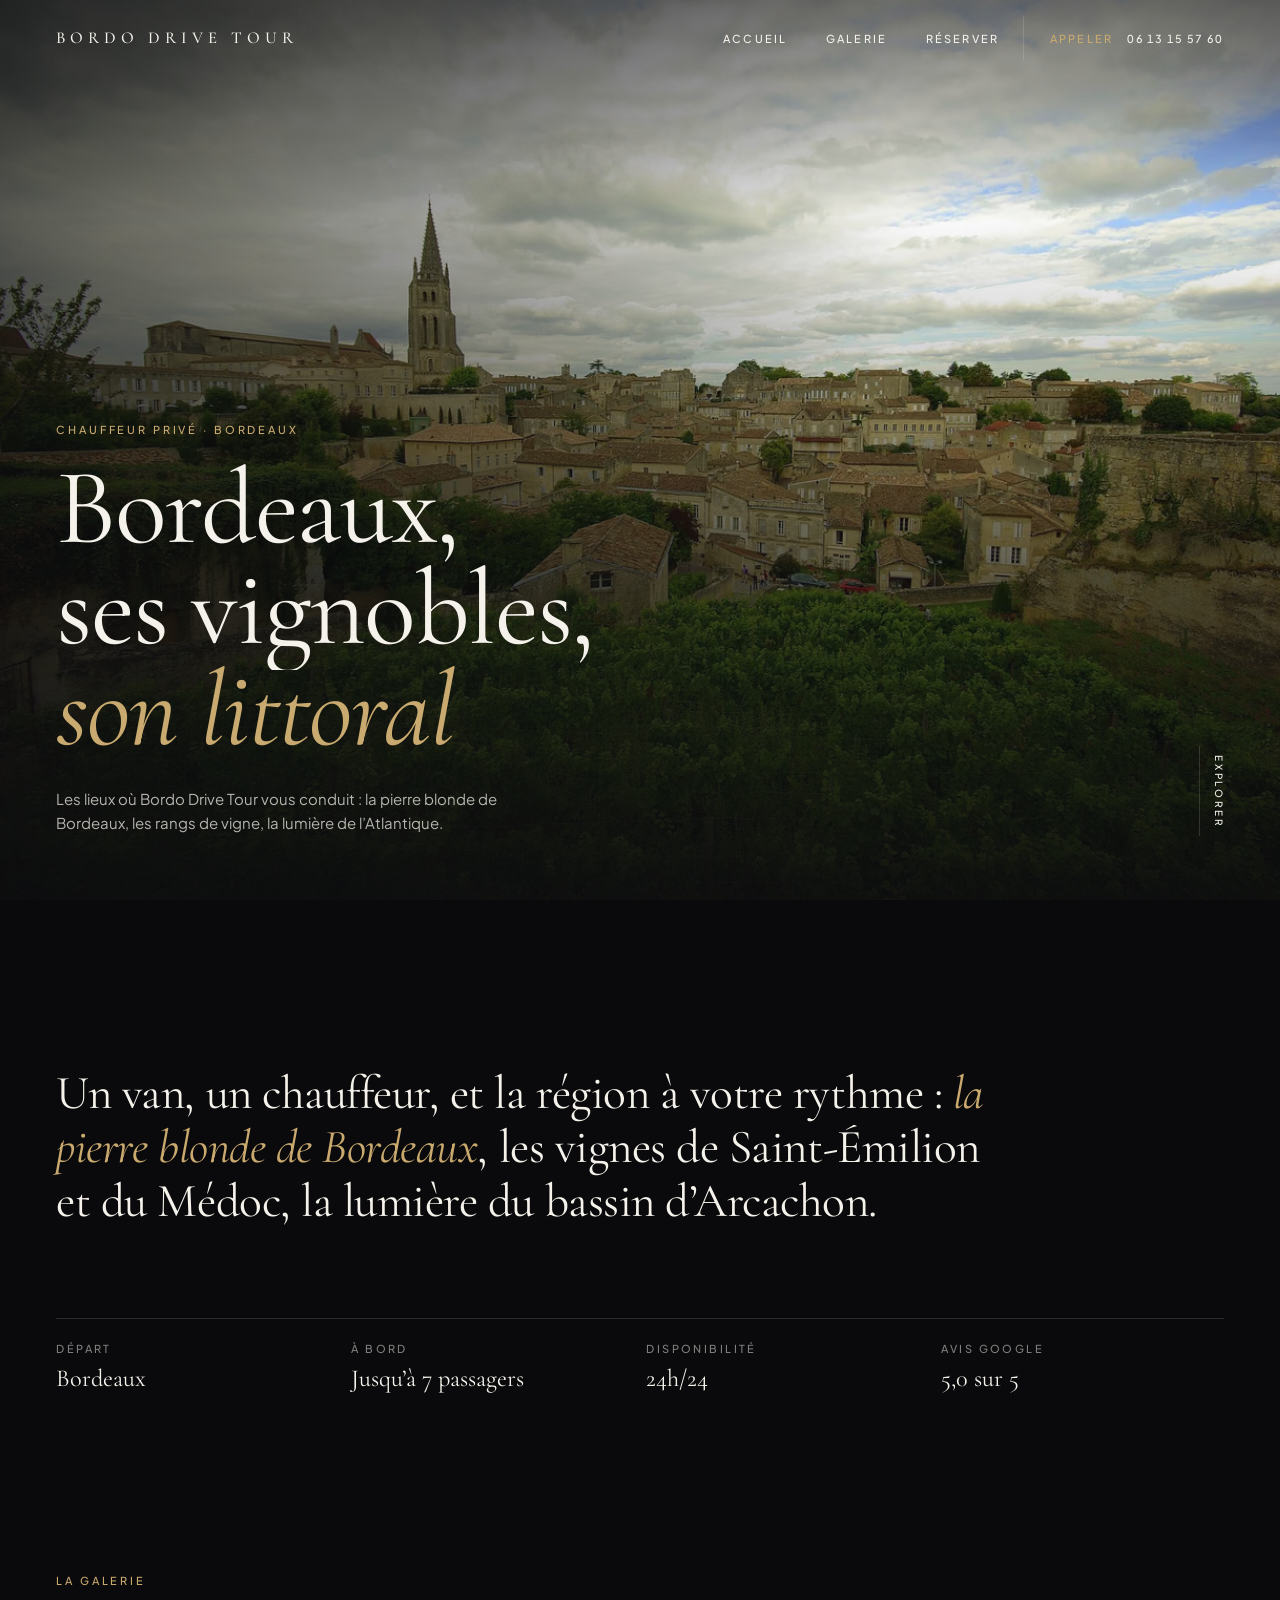
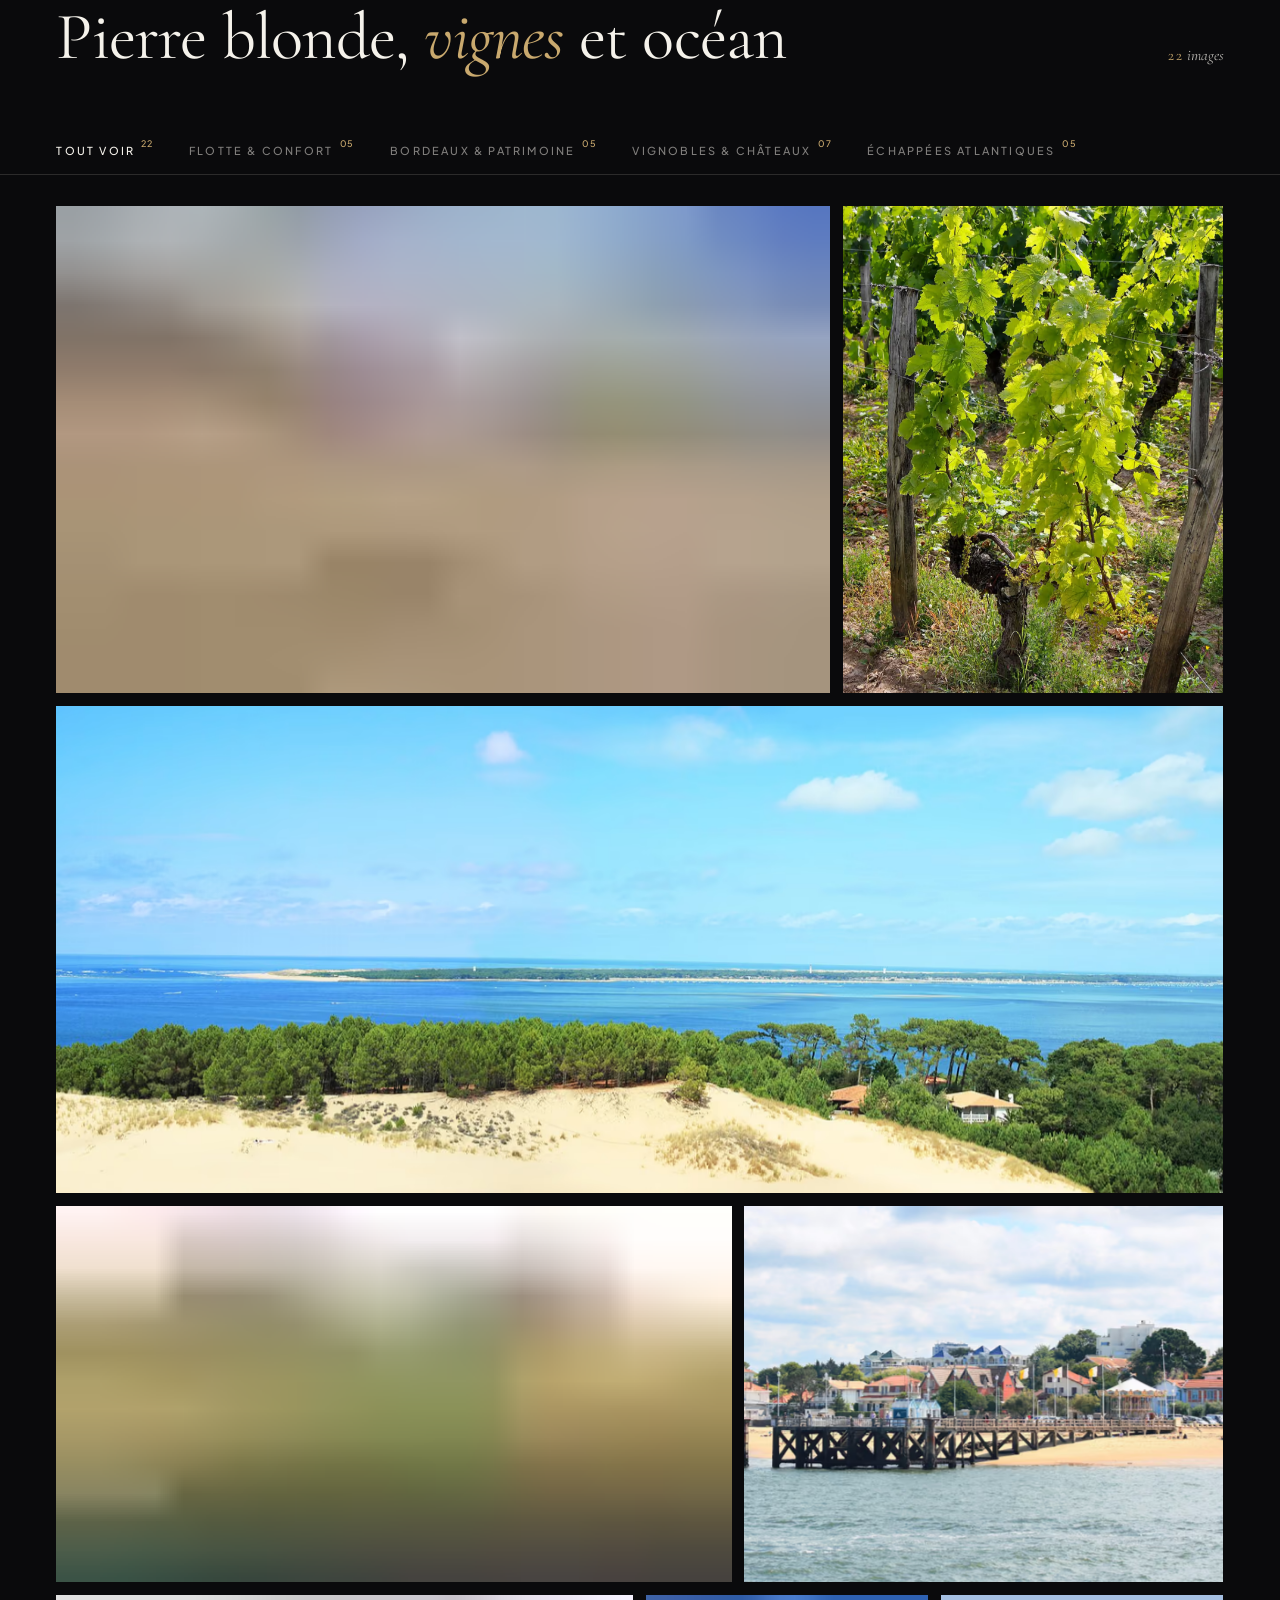
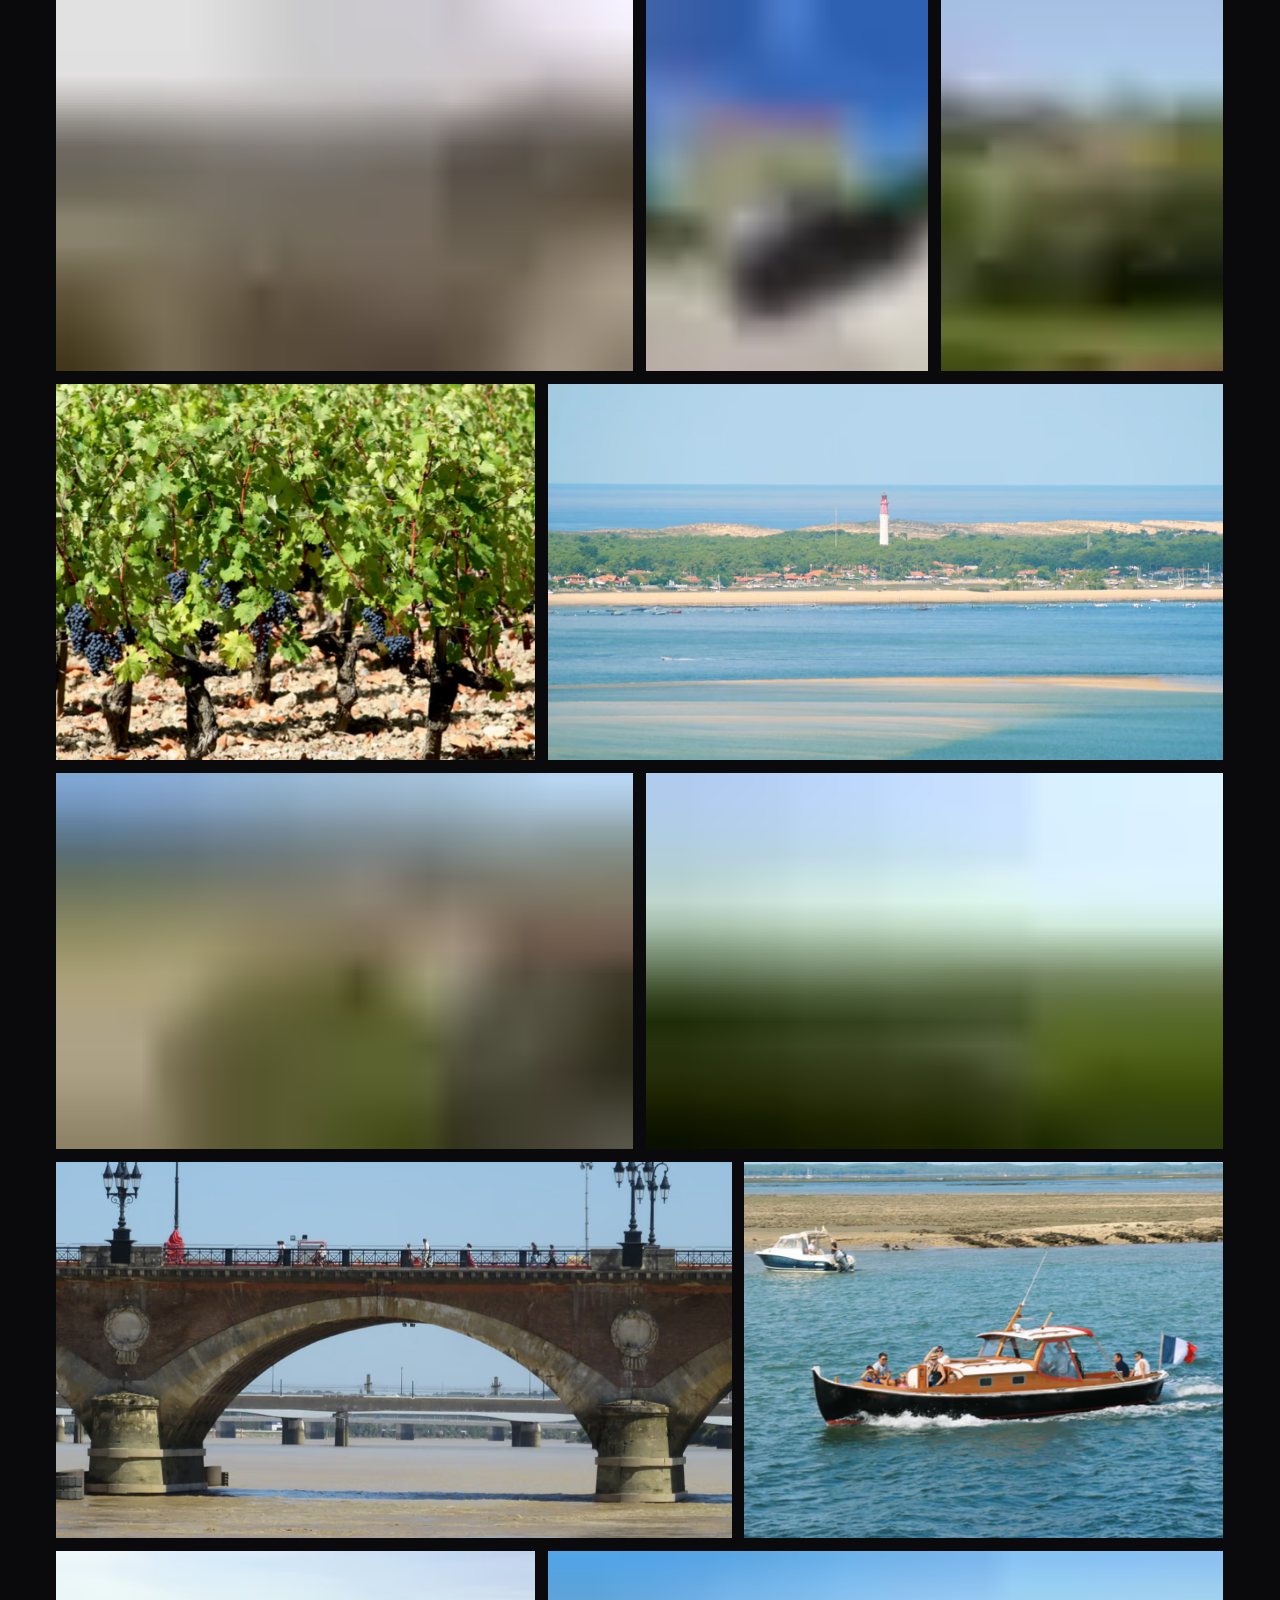
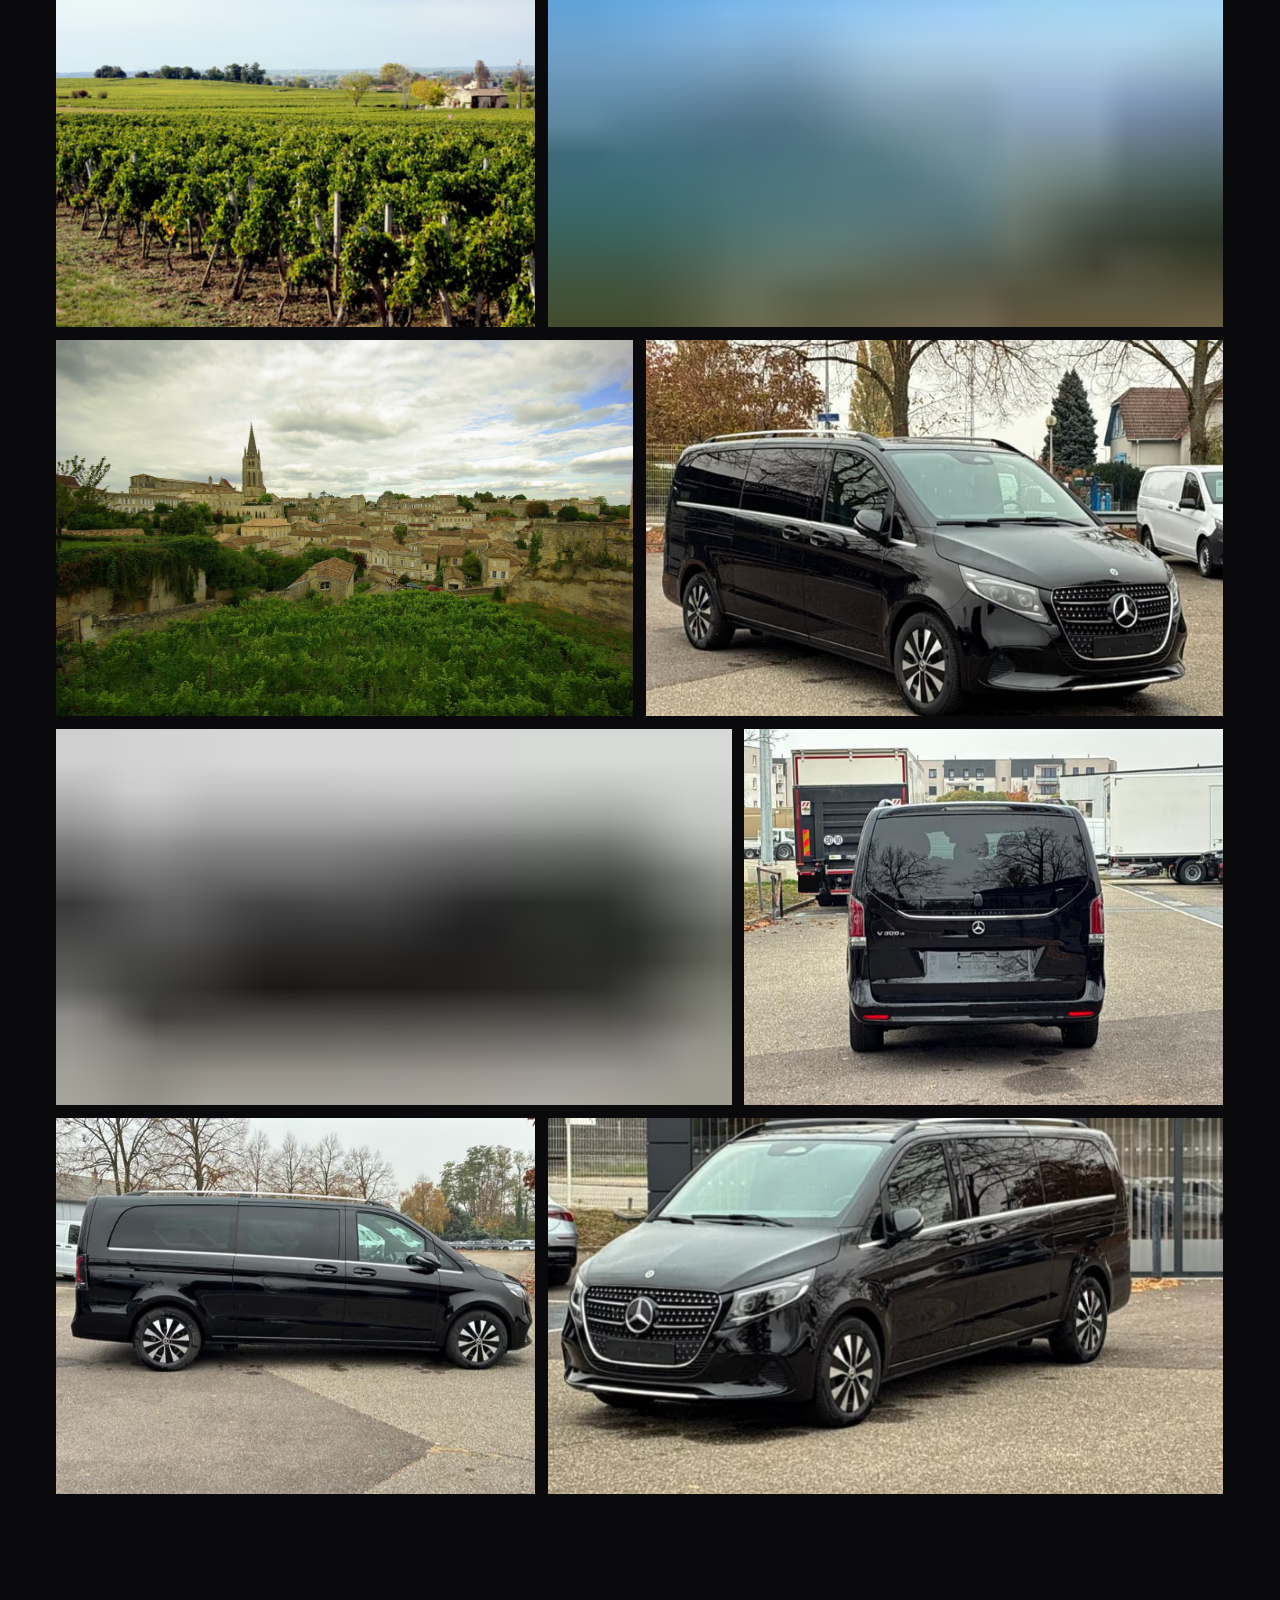
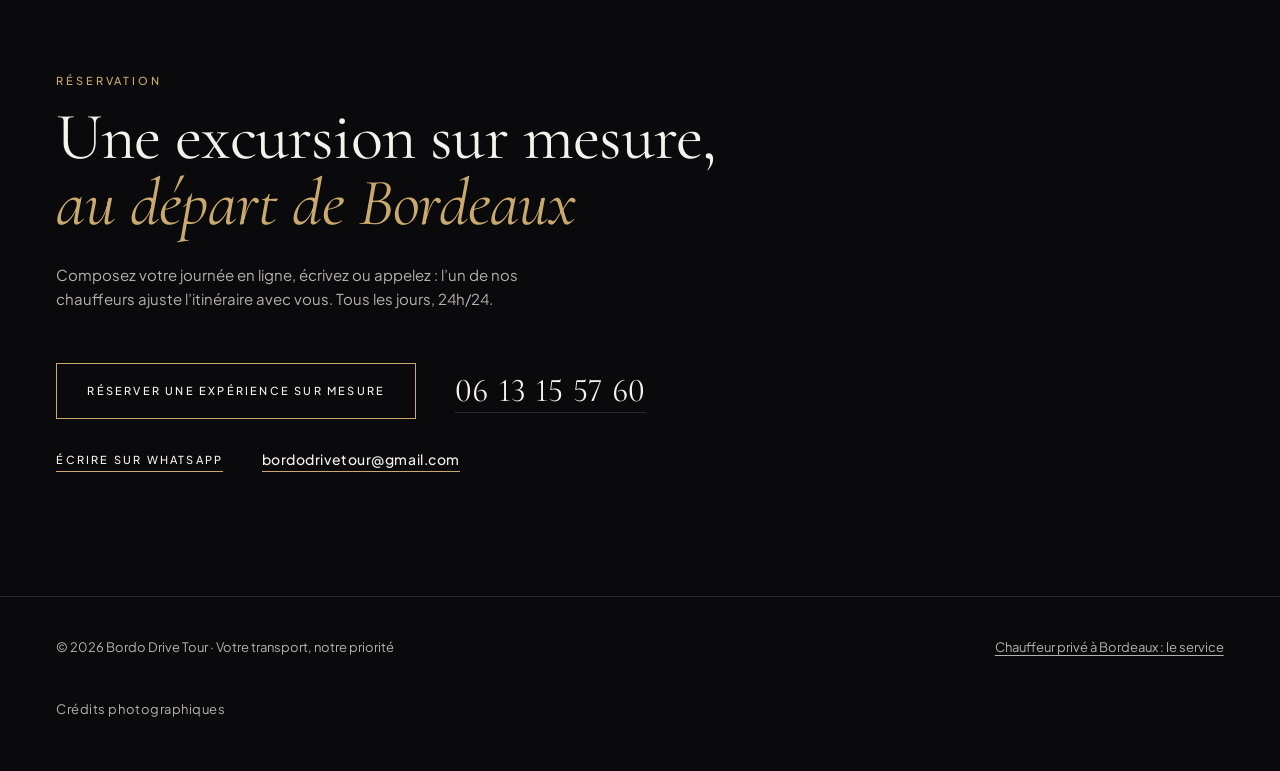
<file: galerie/index.html>
<!doctype html>
<html lang="fr">
<head>
<meta charset="utf-8">
<meta name="robots" content="noindex, nofollow">
<meta name="viewport" content="width=device-width, initial-scale=1, viewport-fit=cover">
<title>Galerie Bordo Drive Tour : Bordeaux, vignobles et littoral avec chauffeur privé</title>
<meta name="description" content="La galerie de Bordo Drive Tour, chauffeur privé à Bordeaux : la place de la Bourse, Saint-Émilion, les vignobles du Médoc, le bassin d'Arcachon et Saint-Sébastien.">
<meta name="theme-color" content="#0A0A0C">
<meta name="color-scheme" content="dark">
<meta property="og:type" content="website">
<meta property="og:site_name" content="Bordo Drive Tour">
<meta property="og:locale" content="fr_FR">
<meta property="og:title" content="Galerie Bordo Drive Tour : Bordeaux, vignobles et littoral">
<meta property="og:description" content="Pierre blonde de Bordeaux, rangs de vigne de Saint-Émilion et du Médoc, lumière du bassin d'Arcachon : les lieux où conduit Bordo Drive Tour.">
<meta property="og:image" content="../og.jpg">
<meta property="og:image:width" content="1200">
<meta property="og:image:height" content="630">
<meta property="og:image:alt" content="Le village de Saint-Émilion et son clocher au-dessus des vignes">
<meta name="twitter:card" content="summary_large_image">
<meta name="twitter:title" content="Galerie Bordo Drive Tour : Bordeaux, vignobles et littoral">
<meta name="twitter:description" content="Les lieux où conduit Bordo Drive Tour, chauffeur privé à Bordeaux.">
<meta name="twitter:image" content="../og.jpg">
<!-- À compléter avec le domaine définitif : <link rel="canonical" href="https://…/galerie/"> et des adresses absolues pour og:image -->
<link rel="icon" href="../favicon.svg" type="image/svg+xml">
<link rel="preconnect" href="https://fonts.googleapis.com">
<link rel="preconnect" href="https://fonts.gstatic.com" crossorigin>
<link rel="preload" as="image" type="image/avif" imagesrcset="../photos/opt/demo-16-clocher-de-saint-emilion-640.avif 640w, ../photos/opt/demo-16-clocher-de-saint-emilion-960.avif 960w, ../photos/opt/demo-16-clocher-de-saint-emilion-1280.avif 1280w, ../photos/opt/demo-16-clocher-de-saint-emilion-1920.avif 1920w" imagesizes="100vw" fetchpriority="high">
<link rel="stylesheet" href="https://fonts.googleapis.com/css2?family=Cormorant+Garamond:ital,wght@0,400;0,500;1,400&family=Plus+Jakarta+Sans:wght@400;500&display=swap">
<link rel="stylesheet" href="../css/styles.css">
<script>
  /* Avant le premier affichage : l'intro ne joue qu'une fois par session, jamais sous « mouvement réduit ». */
  (function () {
    var root = document.documentElement, seen = false;
    root.classList.add('js');
    try { seen = sessionStorage.getItem('bdt-intro') === '1'; } catch (e) {}
    if (!seen && !window.matchMedia('(prefers-reduced-motion: reduce)').matches) root.classList.add('intro-on');
    /* filet de sécurité : si le script principal ne démarre pas, le rideau se lève seul au bout de 6 s */
    window.setTimeout(function () { if (!root.classList.contains('intro-open')) root.classList.add('intro-done'); }, 6000);
  })();
</script>
<script type="application/ld+json">{"@context":"https://schema.org","@type":"ImageGallery","name":"Galerie Bordo Drive Tour","description":"Bordeaux, ses vignobles et son littoral : les lieux où conduit Bordo Drive Tour, chauffeur privé à Bordeaux.","inLanguage":"fr","publisher":{"@type":"LocalBusiness","name":"Bordo Drive Tour","slogan":"Votre transport, notre priorité","description":"Chauffeur privé et excursions en van au départ de Bordeaux.","telephone":"+33613155760","email":"bordodrivetour@gmail.com","priceRange":"280 € – 570 €","areaServed":"Bordeaux","openingHours":"Mo-Su 00:00-23:59"},"image":[{"@type":"ImageObject","contentUrl":"../photos/opt/demo-01-place-de-la-bourse-1920.webp","name":"Place de la Bourse, Bordeaux","description":"La place de la Bourse à Bordeaux, ses façades de pierre blonde du XVIIIe siècle sous un ciel nuageux","width":1920,"height":1275,"creditText":"P. Hughes","license":"https://creativecommons.org/licenses/by/4.0","acquireLicensePage":"https://commons.wikimedia.org/wiki/File:Bordeaux_-_Place_de_la_Bourse_10.jpg"},{"@type":"ImageObject","contentUrl":"../photos/opt/demo-02-pied-de-vigne-1280.webp","name":"Pied de vigne, Saint-Émilion","description":"Un pied de vigne et son feuillage vert tendre dans un vignoble de Saint-Émilion","width":1280,"height":1986,"creditText":"Cyril5555","license":"https://creativecommons.org/licenses/by-sa/3.0","acquireLicensePage":"https://commons.wikimedia.org/wiki/File:Pied_de_vigne_St_Emilion.jpg"},{"@type":"ImageObject","contentUrl":"../photos/opt/demo-03-presquile-cap-ferret-1920.webp","name":"La presqu’île du Cap Ferret, vue de la dune du Pilat","description":"Panorama sur la presqu’île du Cap Ferret et l’entrée du bassin d’Arcachon depuis le sommet de la dune du Pilat","width":1920,"height":846,"creditText":"Rundvald","license":"https://creativecommons.org/licenses/by-sa/4.0","acquireLicensePage":"https://commons.wikimedia.org/wiki/File:Presquile-CapFerret-de-la-dune-du-Pilat-byRundvald.jpg"},{"@type":"ImageObject","contentUrl":"../photos/opt/demo-04-rangs-de-vigne-automne-1920.webp","name":"Rangs de vigne à l’automne, Saint-Émilion","description":"Des rangs de vigne aux couleurs d’automne dans le vignoble de Saint-Émilion","width":1920,"height":1280,"creditText":"Lauchantoiseau","license":"https://creativecommons.org/licenses/by-sa/4.0","acquireLicensePage":"https://commons.wikimedia.org/wiki/File:Vignoble_Saint-Emilion.jpg"},{"@type":"ImageObject","contentUrl":"../photos/opt/demo-05-jetee-arcachon-1920.webp","name":"Jetée d’Eyrac, Arcachon","description":"La jetée d’Eyrac et le front de mer d’Arcachon vus depuis le Bassin","width":1920,"height":1280,"creditText":"Rundvald","license":"https://creativecommons.org/licenses/by-sa/4.0","acquireLicensePage":"https://commons.wikimedia.org/wiki/File:Arcachon-Jetee-Eyrac-byRundvald.jpg"},{"@type":"ImageObject","contentUrl":"../photos/opt/van-06-devant-un-chateau-1435.webp","name":"Le van devant un château","description":"Un van noir Bordo Drive Tour stationné devant un château en pierre blonde, sous un ciel bleu","width":1435,"height":1701},{"@type":"ImageObject","contentUrl":"../photos/opt/demo-06-chateau-parmi-les-vignes-1280.webp","name":"Un château parmi les vignes, Saint-Émilion","description":"Un château viticole de Saint-Émilion entouré d’arbres, au-dessus de ses parcelles de vigne","width":1280,"height":1850,"creditText":"Cyril5555","license":"https://creativecommons.org/licenses/by-sa/3.0","acquireLicensePage":"https://commons.wikimedia.org/wiki/File:Ch%C3%A2teau_de_Saint-%C3%89milion_03.jpg"},{"@type":"ImageObject","contentUrl":"../photos/opt/demo-07-toits-de-saint-emilion-1920.webp","name":"Saint-Émilion vu du haut du village","description":"Les toits de tuiles et la tour médiévale de Saint-Émilion vus du haut du village, la plaine au loin","width":1920,"height":1280,"creditText":"Bpierreb","license":"https://creativecommons.org/licenses/by-sa/3.0","acquireLicensePage":"https://commons.wikimedia.org/wiki/File:Saint_%C3%89milion,_Gironde,_France..JPG"},{"@type":"ImageObject","contentUrl":"../photos/opt/demo-08-grappes-medoc-1920.webp","name":"Grappes de cabernet sauvignon, Médoc","description":"Des grappes de cabernet sauvignon mûres sur des pieds de vigne du Médoc, sol de graves","width":1920,"height":1280,"creditText":"Megan Mallen","license":"https://creativecommons.org/licenses/by/2.0","acquireLicensePage":"https://commons.wikimedia.org/wiki/File:Chateau_Margaux_Cabernet_Sauvignon_vines.jpg"},{"@type":"ImageObject","contentUrl":"../photos/opt/demo-09-phare-cap-ferret-1920.webp","name":"Phare du Cap Ferret, bassin d’Arcachon","description":"Le phare du Cap Ferret entre le bassin d’Arcachon et l’océan Atlantique, bancs de sable au premier plan","width":1920,"height":1272,"creditText":"Rundvald","license":"https://creativecommons.org/licenses/by-sa/4.0","acquireLicensePage":"https://commons.wikimedia.org/wiki/File:CapFerret-phare-bassin%2Bocean-byRundvald.jpg"},{"@type":"ImageObject","contentUrl":"../photos/opt/demo-10-saint-emilion-et-ses-vignes-1920.webp","name":"Saint-Émilion, entre toits et vignes","description":"Les maisons de pierre de Saint-Émilion et la route qui longe le village, entourés de vignes","width":1920,"height":1280,"creditText":"Jordy Meow","license":"https://creativecommons.org/licenses/by-sa/3.0","acquireLicensePage":"https://commons.wikimedia.org/wiki/File:Saint-%C3%89milion_and_Vineyards.jpg"},{"@type":"ImageObject","contentUrl":"../photos/opt/demo-11-vignoble-saint-estephe-1920.webp","name":"Vignoble de Saint-Estèphe, Médoc","description":"Un vignoble du Médoc à Saint-Estèphe, ses rangs de vigne à perte de vue sous un ciel clair","width":1920,"height":1280,"creditText":"Megan Mallen","license":"https://creativecommons.org/licenses/by/2.0","acquireLicensePage":"https://commons.wikimedia.org/wiki/File:Vineyards_of_Ch%C3%A2teau_Cos_D%27Estournel.jpg"},{"@type":"ImageObject","contentUrl":"../photos/opt/demo-12-pont-de-pierre-1920.webp","name":"Pont de Pierre, Bordeaux","description":"Une arche de brique et de pierre du pont de Pierre à Bordeaux, au-dessus de la Garonne","width":1920,"height":1440,"creditText":"Anthony Levrot","license":"https://creativecommons.org/licenses/by-sa/4.0","acquireLicensePage":"https://commons.wikimedia.org/wiki/File:Bordeaux_-_33000_-_2026.07.04_-_Arche_du_Pont_de_Pierre_%C2%A9_Anthony_Levrot.jpg"},{"@type":"ImageObject","contentUrl":"../photos/opt/demo-13-pinasse-bassin-arcachon-1920.webp","name":"Pinasse sur le bassin d’Arcachon","description":"Une pinasse en bois, bateau traditionnel du bassin d’Arcachon, navigue devant un banc de sable","width":1920,"height":1280,"creditText":"Rundvald","license":"https://creativecommons.org/licenses/by-sa/4.0","acquireLicensePage":"https://commons.wikimedia.org/wiki/File:Pinasse-bassin-Arcachon-byRundvald.jpg"},{"@type":"ImageObject","contentUrl":"../photos/opt/demo-14-vignes-et-propriete-1920.webp","name":"Vignes et propriété, Saint-Émilion","description":"Des vignes en feuilles devant une propriété viticole de Saint-Émilion","width":1920,"height":1280,"creditText":"Christophe Eyquem","license":"https://creativecommons.org/licenses/by/3.0","acquireLicensePage":"https://commons.wikimedia.org/wiki/File:Vineyards_of_St_Emilion.jpg"},{"@type":"ImageObject","contentUrl":"../photos/opt/demo-15-baie-de-la-concha-1920.webp","name":"Baie de la Concha, Saint-Sébastien","description":"La baie de la Concha à Saint-Sébastien vue des hauteurs, plage en arc et mont Urgull","width":1920,"height":1280,"creditText":"Mariordo (Mario Roberto Durán Ortiz)","license":"https://creativecommons.org/licenses/by-sa/4.0","acquireLicensePage":"https://commons.wikimedia.org/wiki/File:San_Sebastian_Bahia_de_La_Concha_06_2012_2495.jpg"},{"@type":"ImageObject","contentUrl":"../photos/opt/demo-16-clocher-de-saint-emilion-1920.webp","name":"Le clocher de Saint-Émilion au-dessus des vignes","description":"Le village de Saint-Émilion et son clocher sur la colline, dominant les vignes sous un ciel d’orage","width":1920,"height":1285,"creditText":"Adam Baker","license":"https://creativecommons.org/licenses/by/2.0","acquireLicensePage":"https://commons.wikimedia.org/wiki/File:Saint_%C3%89milion_Wine_Country.jpg"},{"@type":"ImageObject","contentUrl":"../photos/opt/van-01-trois-quarts-avant-800.webp","name":"Le Classe V, trois quarts avant","description":"Le Mercedes-Benz Classe V noir de Bordo Drive Tour, vu de trois quarts avant","width":800,"height":600},{"@type":"ImageObject","contentUrl":"../photos/opt/van-02-profil-gauche-800.webp","name":"Le Classe V, profil gauche","description":"Le Mercedes-Benz Classe V noir de Bordo Drive Tour, vu de profil côté gauche, carrosserie extra-longue","width":800,"height":600},{"@type":"ImageObject","contentUrl":"../photos/opt/van-03-arriere-800.webp","name":"Le Classe V, vue arrière","description":"Le Mercedes-Benz Classe V noir de Bordo Drive Tour, vu de l’arrière, avec son monogramme V 300 d","width":800,"height":600},{"@type":"ImageObject","contentUrl":"../photos/opt/van-04-profil-droit-800.webp","name":"Le Classe V, profil droit","description":"Le Mercedes-Benz Classe V noir de Bordo Drive Tour, vu de profil côté droit, portes latérales et vitres teintées","width":800,"height":600},{"@type":"ImageObject","contentUrl":"../photos/opt/van-05-face-avant-744.webp","name":"Le Classe V, face avant","description":"Le Mercedes-Benz Classe V noir de Bordo Drive Tour, vu de trois quarts avant gauche","width":744,"height":452}]}</script>
</head>
<body>
<a class="skip" href="#galerie">Aller à la galerie</a>

<!-- INTRO : monogramme, nom dévoilé par masque, slogan ; le compteur suit le chargement réel (polices + photo d'ouverture) -->
<div class="intro" id="intro">
  <div class="intro__lockup" aria-hidden="true">
    <p class="intro__mono"><span>B</span><span>D</span></p>
    <p class="intro__brand">
      <span class="intro__word" style="--w: 0"><span>Bordo</span></span>
      <span class="intro__word" style="--w: 1"><span>Drive</span></span>
      <span class="intro__word" style="--w: 2"><span>Tour</span></span>
    </p>
    <p class="intro__tag">Votre transport, notre priorité</p>
  </div>
  <div class="intro__meter" aria-hidden="true">
    <span class="intro__bar"><i id="intro-bar"></i></span>
    <span class="intro__count"><span id="intro-count">00</span><span class="intro__pct">%</span></span>
  </div>
  <button class="intro__skip" id="intro-skip" type="button">Passer l’intro</button>
</div>

<header class="nav" id="nav">
  <a class="nav__brand" href="../" aria-label="Bordo Drive Tour, accueil">Bordo Drive Tour</a>
  <nav class="nav__links" aria-label="Navigation principale">
    <a href="../">Accueil</a>
    <a href="#galerie">Galerie</a>
    <a href="../reservation/">Réserver</a>
  </nav>
  <a class="nav__call" href="tel:+33613155760"><span class="nav__call-label">Appeler</span><span class="nav__call-number">06 13 15 57 60</span></a>
</header>

<main id="top">
  <!-- OUVERTURE -->
  <section class="hero" aria-labelledby="hero-title">
    <div class="hero__media" id="hero-media" style="--lq: url('[data-uri]')">
        <picture>
          <source type="image/avif" srcset="../photos/opt/demo-16-clocher-de-saint-emilion-640.avif 640w, ../photos/opt/demo-16-clocher-de-saint-emilion-960.avif 960w, ../photos/opt/demo-16-clocher-de-saint-emilion-1280.avif 1280w, ../photos/opt/demo-16-clocher-de-saint-emilion-1920.avif 1920w" sizes="100vw">
          <source type="image/webp" srcset="../photos/opt/demo-16-clocher-de-saint-emilion-640.webp 640w, ../photos/opt/demo-16-clocher-de-saint-emilion-960.webp 960w, ../photos/opt/demo-16-clocher-de-saint-emilion-1280.webp 1280w, ../photos/opt/demo-16-clocher-de-saint-emilion-1920.webp 1920w" sizes="100vw">
          <img id="hero-img" src="../photos/opt/demo-16-clocher-de-saint-emilion-1280.webp" width="1920" height="1285" alt="Le village de Saint-Émilion et son clocher sur la colline, dominant les vignes sous un ciel d’orage" fetchpriority="high" decoding="async" style="object-position: 40% 38%">
        </picture>
    </div>
    <div class="hero__veil" aria-hidden="true"></div>
    <div class="hero__content">
      <p class="eyebrow" data-reveal style="--i: 1">Chauffeur privé · Bordeaux</p>
      <h1 class="hero__title" id="hero-title">
        <span class="line" data-reveal="mask" style="--i: 2"><span>Bordeaux,</span></span>
        <span class="line" data-reveal="mask" style="--i: 3"><span>ses vignobles,</span></span>
        <span class="line" data-reveal="mask" style="--i: 4"><span><em>son littoral</em></span></span>
      </h1>
      <p class="hero__lead" data-reveal style="--i: 5">Les lieux où Bordo Drive Tour vous conduit&nbsp;: la pierre blonde de Bordeaux, les rangs de vigne, la lumière de l’Atlantique.</p>
    </div>
    <a class="hero__scroll" href="#galerie" data-reveal style="--i: 6"><span>Explorer</span><span class="hero__scroll-line" aria-hidden="true"></span></a>
  </section>

  <!-- LE SERVICE, en une phrase et quatre faits -->
  <section class="manifesto" aria-label="Le service">
    <p class="manifesto__text">Un van, un chauffeur, et la région à votre rythme&nbsp;: <em>la pierre blonde de Bordeaux</em>, les vignes de Saint-Émilion et du Médoc, la lumière du bassin d’Arcachon.</p>
    <dl class="manifesto__facts">
      <div><dt>Départ</dt><dd>Bordeaux</dd></div>
      <div><dt>À bord</dt><dd>Jusqu’à 7 passagers</dd></div>
      <div><dt>Disponibilité</dt><dd>24h/24</dd></div>
      <div><dt>Avis Google</dt><dd>5,0 sur 5</dd></div>
    </dl>
  </section>

  <!-- GALERIE -->
  <section class="gallery" id="galerie" aria-labelledby="gallery-title" tabindex="-1">
    <header class="gallery__head">
      <div>
        <p class="eyebrow">La galerie</p>
        <h2 id="gallery-title">Pierre blonde, <em>vignes</em> et océan</h2>
      </div>
      <p class="gallery__count" aria-hidden="true"><span id="g-count">22</span> images</p>
    </header>
    <div class="filters" role="group" aria-label="Filtrer la galerie par thème" data-native-scroll>
          <button class="filter is-active" type="button" data-filter="all" aria-pressed="true">Tout voir<sup>22</sup></button>
          <button class="filter" type="button" data-filter="flotte" aria-pressed="false">Flotte &amp; Confort<sup>05</sup></button>
          <button class="filter" type="button" data-filter="patrimoine" aria-pressed="false">Bordeaux &amp; Patrimoine<sup>05</sup></button>
          <button class="filter" type="button" data-filter="vignobles" aria-pressed="false">Vignobles &amp; Châteaux<sup>07</sup></button>
          <button class="filter" type="button" data-filter="atlantique" aria-pressed="false">Échappées Atlantiques<sup>05</sup></button>
    </div>
    <p class="sr-only" id="g-status" role="status" aria-live="polite"></p>
    <div class="g-wrap">
      <ul class="g-grid" id="g-grid">
          <li class="g-item" data-id="demo-01-place-de-la-bourse" data-cat="patrimoine" data-kind="L" style="grid-column: 1 / span 8; grid-row: 1 / span 9; --ar: 1.5059; --tint: #a8b8c8; --lq: url('[data-uri]')">
            <figure>
              <a class="g-card" href="../photos/opt/demo-01-place-de-la-bourse-1920.webp" data-index="0" aria-label="Agrandir la photo : Place de la Bourse, Bordeaux">
                <picture>
          <source type="image/avif" srcset="../photos/opt/demo-01-place-de-la-bourse-640.avif 640w, ../photos/opt/demo-01-place-de-la-bourse-960.avif 960w, ../photos/opt/demo-01-place-de-la-bourse-1280.avif 1280w, ../photos/opt/demo-01-place-de-la-bourse-1920.avif 1920w" sizes="(max-width: 719px) 100vw, (min-width: 2700px) 1627px, 63vw">
          <source type="image/webp" srcset="../photos/opt/demo-01-place-de-la-bourse-640.webp 640w, ../photos/opt/demo-01-place-de-la-bourse-960.webp 960w, ../photos/opt/demo-01-place-de-la-bourse-1280.webp 1280w, ../photos/opt/demo-01-place-de-la-bourse-1920.webp 1920w" sizes="(max-width: 719px) 100vw, (min-width: 2700px) 1627px, 63vw">
          <img src="../photos/opt/demo-01-place-de-la-bourse-1280.webp" width="1920" height="1275" alt="La place de la Bourse à Bordeaux, ses façades de pierre blonde du XVIIIe siècle sous un ciel nuageux" loading="lazy" decoding="async">
        </picture>
                <span class="g-veil" aria-hidden="true"></span>
              </a>
              <figcaption class="g-cap"><span class="g-cap__cat">Bordeaux &amp; Patrimoine</span><span class="g-cap__title">Place de la Bourse, Bordeaux</span></figcaption>
            </figure>
          </li>
          <li class="g-item" data-id="demo-02-pied-de-vigne" data-cat="vignobles" data-kind="P" style="grid-column: 9 / span 4; grid-row: 1 / span 9; --ar: 0.6445; --tint: #f8f8f8; --lq: url('[data-uri]')">
            <figure>
              <a class="g-card" href="../photos/opt/demo-02-pied-de-vigne-1280.webp" data-index="1" aria-label="Agrandir la photo : Pied de vigne, Saint-Émilion">
                <picture>
          <source type="image/avif" srcset="../photos/opt/demo-02-pied-de-vigne-640.avif 640w, ../photos/opt/demo-02-pied-de-vigne-960.avif 960w, ../photos/opt/demo-02-pied-de-vigne-1280.avif 1280w" sizes="(max-width: 719px) 100vw, (min-width: 2700px) 813px, 31vw">
          <source type="image/webp" srcset="../photos/opt/demo-02-pied-de-vigne-640.webp 640w, ../photos/opt/demo-02-pied-de-vigne-960.webp 960w, ../photos/opt/demo-02-pied-de-vigne-1280.webp 1280w" sizes="(max-width: 719px) 100vw, (min-width: 2700px) 813px, 31vw">
          <img src="../photos/opt/demo-02-pied-de-vigne-1280.webp" width="1280" height="1986" alt="Un pied de vigne et son feuillage vert tendre dans un vignoble de Saint-Émilion" loading="lazy" decoding="async">
        </picture>
                <span class="g-veil" aria-hidden="true"></span>
              </a>
              <figcaption class="g-cap"><span class="g-cap__cat">Vignobles &amp; Châteaux</span><span class="g-cap__title">Pied de vigne, Saint-Émilion</span></figcaption>
            </figure>
          </li>
          <li class="g-item" data-id="demo-03-presquile-cap-ferret" data-cat="atlantique" data-kind="W" style="grid-column: 1 / span 12; grid-row: 10 / span 9; --ar: 2.2695; --tint: #a8e8f8; --lq: url('[data-uri]')">
            <figure>
              <a class="g-card" href="../photos/opt/demo-03-presquile-cap-ferret-1920.webp" data-index="2" aria-label="Agrandir la photo : La presqu’île du Cap Ferret, vue de la dune du Pilat">
                <picture>
          <source type="image/avif" srcset="../photos/opt/demo-03-presquile-cap-ferret-640.avif 640w, ../photos/opt/demo-03-presquile-cap-ferret-960.avif 960w, ../photos/opt/demo-03-presquile-cap-ferret-1280.avif 1280w, ../photos/opt/demo-03-presquile-cap-ferret-1920.avif 1920w" sizes="(max-width: 719px) 100vw, (min-width: 2700px) 2440px, 94vw">
          <source type="image/webp" srcset="../photos/opt/demo-03-presquile-cap-ferret-640.webp 640w, ../photos/opt/demo-03-presquile-cap-ferret-960.webp 960w, ../photos/opt/demo-03-presquile-cap-ferret-1280.webp 1280w, ../photos/opt/demo-03-presquile-cap-ferret-1920.webp 1920w" sizes="(max-width: 719px) 100vw, (min-width: 2700px) 2440px, 94vw">
          <img src="../photos/opt/demo-03-presquile-cap-ferret-1280.webp" width="1920" height="846" alt="Panorama sur la presqu’île du Cap Ferret et l’entrée du bassin d’Arcachon depuis le sommet de la dune du Pilat" loading="lazy" decoding="async">
        </picture>
                <span class="g-veil" aria-hidden="true"></span>
              </a>
              <figcaption class="g-cap"><span class="g-cap__cat">Échappées Atlantiques</span><span class="g-cap__title">La presqu’île du Cap Ferret, vue de la dune du Pilat</span></figcaption>
            </figure>
          </li>
          <li class="g-item" data-id="demo-04-rangs-de-vigne-automne" data-cat="vignobles" data-kind="L" style="grid-column: 1 / span 7; grid-row: 19 / span 7; --ar: 1.5; --tint: #f8f8f8; --lq: url('[data-uri]')">
            <figure>
              <a class="g-card" href="../photos/opt/demo-04-rangs-de-vigne-automne-1920.webp" data-index="3" aria-label="Agrandir la photo : Rangs de vigne à l’automne, Saint-Émilion">
                <picture>
          <source type="image/avif" srcset="../photos/opt/demo-04-rangs-de-vigne-automne-640.avif 640w, ../photos/opt/demo-04-rangs-de-vigne-automne-960.avif 960w, ../photos/opt/demo-04-rangs-de-vigne-automne-1280.avif 1280w, ../photos/opt/demo-04-rangs-de-vigne-automne-1920.avif 1920w" sizes="(max-width: 719px) 100vw, (min-width: 2700px) 1423px, 55vw">
          <source type="image/webp" srcset="../photos/opt/demo-04-rangs-de-vigne-automne-640.webp 640w, ../photos/opt/demo-04-rangs-de-vigne-automne-960.webp 960w, ../photos/opt/demo-04-rangs-de-vigne-automne-1280.webp 1280w, ../photos/opt/demo-04-rangs-de-vigne-automne-1920.webp 1920w" sizes="(max-width: 719px) 100vw, (min-width: 2700px) 1423px, 55vw">
          <img src="../photos/opt/demo-04-rangs-de-vigne-automne-1280.webp" width="1920" height="1280" alt="Des rangs de vigne aux couleurs d’automne dans le vignoble de Saint-Émilion" loading="lazy" decoding="async">
        </picture>
                <span class="g-veil" aria-hidden="true"></span>
              </a>
              <figcaption class="g-cap"><span class="g-cap__cat">Vignobles &amp; Châteaux</span><span class="g-cap__title">Rangs de vigne à l’automne, Saint-Émilion</span></figcaption>
            </figure>
          </li>
          <li class="g-item" data-id="demo-05-jetee-arcachon" data-cat="atlantique" data-kind="L" style="grid-column: 8 / span 5; grid-row: 19 / span 7; --ar: 1.5; --tint: #e8e8f8; --lq: url('[data-uri]')">
            <figure>
              <a class="g-card" href="../photos/opt/demo-05-jetee-arcachon-1920.webp" data-index="4" aria-label="Agrandir la photo : Jetée d’Eyrac, Arcachon">
                <picture>
          <source type="image/avif" srcset="../photos/opt/demo-05-jetee-arcachon-640.avif 640w, ../photos/opt/demo-05-jetee-arcachon-960.avif 960w, ../photos/opt/demo-05-jetee-arcachon-1280.avif 1280w, ../photos/opt/demo-05-jetee-arcachon-1920.avif 1920w" sizes="(max-width: 719px) 100vw, (min-width: 2700px) 1017px, 39vw">
          <source type="image/webp" srcset="../photos/opt/demo-05-jetee-arcachon-640.webp 640w, ../photos/opt/demo-05-jetee-arcachon-960.webp 960w, ../photos/opt/demo-05-jetee-arcachon-1280.webp 1280w, ../photos/opt/demo-05-jetee-arcachon-1920.webp 1920w" sizes="(max-width: 719px) 100vw, (min-width: 2700px) 1017px, 39vw">
          <img src="../photos/opt/demo-05-jetee-arcachon-1280.webp" width="1920" height="1280" alt="La jetée d’Eyrac et le front de mer d’Arcachon vus depuis le Bassin" loading="lazy" decoding="async">
        </picture>
                <span class="g-veil" aria-hidden="true"></span>
              </a>
              <figcaption class="g-cap"><span class="g-cap__cat">Échappées Atlantiques</span><span class="g-cap__title">Jetée d’Eyrac, Arcachon</span></figcaption>
            </figure>
          </li>
          <li class="g-item" data-id="van-06-devant-un-chateau" data-cat="vignobles" data-kind="P" style="grid-column: 7 / span 3; grid-row: 26 / span 7; --ar: 0.8436; --tint: #2858a8; --lq: url('[data-uri]')">
            <figure>
              <a class="g-card" href="../photos/opt/van-06-devant-un-chateau-1435.webp" data-index="5" aria-label="Agrandir la photo : Le van devant un château">
                <picture>
          <source type="image/avif" srcset="../photos/opt/van-06-devant-un-chateau-640.avif 640w, ../photos/opt/van-06-devant-un-chateau-960.avif 960w, ../photos/opt/van-06-devant-un-chateau-1280.avif 1280w, ../photos/opt/van-06-devant-un-chateau-1435.avif 1435w" sizes="(max-width: 719px) 100vw, (min-width: 2700px) 610px, 24vw">
          <source type="image/webp" srcset="../photos/opt/van-06-devant-un-chateau-640.webp 640w, ../photos/opt/van-06-devant-un-chateau-960.webp 960w, ../photos/opt/van-06-devant-un-chateau-1280.webp 1280w, ../photos/opt/van-06-devant-un-chateau-1435.webp 1435w" sizes="(max-width: 719px) 100vw, (min-width: 2700px) 610px, 24vw">
          <img src="../photos/opt/van-06-devant-un-chateau-1280.webp" width="1435" height="1701" alt="Un van noir Bordo Drive Tour stationné devant un château en pierre blonde, sous un ciel bleu" loading="lazy" decoding="async" style="object-position: 50% 78%">
        </picture>
                <span class="g-veil" aria-hidden="true"></span>
              </a>
              <figcaption class="g-cap"><span class="g-cap__cat">Vignobles &amp; Châteaux</span><span class="g-cap__title">Le van devant un château</span></figcaption>
            </figure>
          </li>
          <li class="g-item" data-id="demo-06-chateau-parmi-les-vignes" data-cat="vignobles" data-kind="P" style="grid-column: 10 / span 3; grid-row: 26 / span 7; --ar: 0.6919; --tint: #a8c8e8; --lq: url('[data-uri]')">
            <figure>
              <a class="g-card" href="../photos/opt/demo-06-chateau-parmi-les-vignes-1280.webp" data-index="6" aria-label="Agrandir la photo : Un château parmi les vignes, Saint-Émilion">
                <picture>
          <source type="image/avif" srcset="../photos/opt/demo-06-chateau-parmi-les-vignes-640.avif 640w, ../photos/opt/demo-06-chateau-parmi-les-vignes-960.avif 960w, ../photos/opt/demo-06-chateau-parmi-les-vignes-1280.avif 1280w" sizes="(max-width: 719px) 100vw, (min-width: 2700px) 610px, 24vw">
          <source type="image/webp" srcset="../photos/opt/demo-06-chateau-parmi-les-vignes-640.webp 640w, ../photos/opt/demo-06-chateau-parmi-les-vignes-960.webp 960w, ../photos/opt/demo-06-chateau-parmi-les-vignes-1280.webp 1280w" sizes="(max-width: 719px) 100vw, (min-width: 2700px) 610px, 24vw">
          <img src="../photos/opt/demo-06-chateau-parmi-les-vignes-1280.webp" width="1280" height="1850" alt="Un château viticole de Saint-Émilion entouré d’arbres, au-dessus de ses parcelles de vigne" loading="lazy" decoding="async">
        </picture>
                <span class="g-veil" aria-hidden="true"></span>
              </a>
              <figcaption class="g-cap"><span class="g-cap__cat">Vignobles &amp; Châteaux</span><span class="g-cap__title">Un château parmi les vignes, Saint-Émilion</span></figcaption>
            </figure>
          </li>
          <li class="g-item" data-id="demo-07-toits-de-saint-emilion" data-cat="patrimoine" data-kind="L" style="grid-column: 1 / span 6; grid-row: 26 / span 7; --ar: 1.5; --tint: #e8e8e8; --lq: url('[data-uri]')">
            <figure>
              <a class="g-card" href="../photos/opt/demo-07-toits-de-saint-emilion-1920.webp" data-index="7" aria-label="Agrandir la photo : Saint-Émilion vu du haut du village">
                <picture>
          <source type="image/avif" srcset="../photos/opt/demo-07-toits-de-saint-emilion-640.avif 640w, ../photos/opt/demo-07-toits-de-saint-emilion-960.avif 960w, ../photos/opt/demo-07-toits-de-saint-emilion-1280.avif 1280w, ../photos/opt/demo-07-toits-de-saint-emilion-1920.avif 1920w" sizes="(max-width: 719px) 100vw, (min-width: 2700px) 1220px, 47vw">
          <source type="image/webp" srcset="../photos/opt/demo-07-toits-de-saint-emilion-640.webp 640w, ../photos/opt/demo-07-toits-de-saint-emilion-960.webp 960w, ../photos/opt/demo-07-toits-de-saint-emilion-1280.webp 1280w, ../photos/opt/demo-07-toits-de-saint-emilion-1920.webp 1920w" sizes="(max-width: 719px) 100vw, (min-width: 2700px) 1220px, 47vw">
          <img src="../photos/opt/demo-07-toits-de-saint-emilion-1280.webp" width="1920" height="1280" alt="Les toits de tuiles et la tour médiévale de Saint-Émilion vus du haut du village, la plaine au loin" loading="lazy" decoding="async">
        </picture>
                <span class="g-veil" aria-hidden="true"></span>
              </a>
              <figcaption class="g-cap"><span class="g-cap__cat">Bordeaux &amp; Patrimoine</span><span class="g-cap__title">Saint-Émilion vu du haut du village</span></figcaption>
            </figure>
          </li>
          <li class="g-item" data-id="demo-08-grappes-medoc" data-cat="vignobles" data-kind="L" style="grid-column: 1 / span 5; grid-row: 33 / span 7; --ar: 1.5; --tint: #080808; --lq: url('[data-uri]')">
            <figure>
              <a class="g-card" href="../photos/opt/demo-08-grappes-medoc-1920.webp" data-index="8" aria-label="Agrandir la photo : Grappes de cabernet sauvignon, Médoc">
                <picture>
          <source type="image/avif" srcset="../photos/opt/demo-08-grappes-medoc-640.avif 640w, ../photos/opt/demo-08-grappes-medoc-960.avif 960w, ../photos/opt/demo-08-grappes-medoc-1280.avif 1280w, ../photos/opt/demo-08-grappes-medoc-1920.avif 1920w" sizes="(max-width: 719px) 100vw, (min-width: 2700px) 1017px, 39vw">
          <source type="image/webp" srcset="../photos/opt/demo-08-grappes-medoc-640.webp 640w, ../photos/opt/demo-08-grappes-medoc-960.webp 960w, ../photos/opt/demo-08-grappes-medoc-1280.webp 1280w, ../photos/opt/demo-08-grappes-medoc-1920.webp 1920w" sizes="(max-width: 719px) 100vw, (min-width: 2700px) 1017px, 39vw">
          <img src="../photos/opt/demo-08-grappes-medoc-1280.webp" width="1920" height="1280" alt="Des grappes de cabernet sauvignon mûres sur des pieds de vigne du Médoc, sol de graves" loading="lazy" decoding="async">
        </picture>
                <span class="g-veil" aria-hidden="true"></span>
              </a>
              <figcaption class="g-cap"><span class="g-cap__cat">Vignobles &amp; Châteaux</span><span class="g-cap__title">Grappes de cabernet sauvignon, Médoc</span></figcaption>
            </figure>
          </li>
          <li class="g-item" data-id="demo-09-phare-cap-ferret" data-cat="atlantique" data-kind="L" style="grid-column: 6 / span 7; grid-row: 33 / span 7; --ar: 1.5094; --tint: #b8d8e8; --lq: url('[data-uri]')">
            <figure>
              <a class="g-card" href="../photos/opt/demo-09-phare-cap-ferret-1920.webp" data-index="9" aria-label="Agrandir la photo : Phare du Cap Ferret, bassin d’Arcachon">
                <picture>
          <source type="image/avif" srcset="../photos/opt/demo-09-phare-cap-ferret-640.avif 640w, ../photos/opt/demo-09-phare-cap-ferret-960.avif 960w, ../photos/opt/demo-09-phare-cap-ferret-1280.avif 1280w, ../photos/opt/demo-09-phare-cap-ferret-1920.avif 1920w" sizes="(max-width: 719px) 100vw, (min-width: 2700px) 1423px, 55vw">
          <source type="image/webp" srcset="../photos/opt/demo-09-phare-cap-ferret-640.webp 640w, ../photos/opt/demo-09-phare-cap-ferret-960.webp 960w, ../photos/opt/demo-09-phare-cap-ferret-1280.webp 1280w, ../photos/opt/demo-09-phare-cap-ferret-1920.webp 1920w" sizes="(max-width: 719px) 100vw, (min-width: 2700px) 1423px, 55vw">
          <img src="../photos/opt/demo-09-phare-cap-ferret-1280.webp" width="1920" height="1272" alt="Le phare du Cap Ferret entre le bassin d’Arcachon et l’océan Atlantique, bancs de sable au premier plan" loading="lazy" decoding="async">
        </picture>
                <span class="g-veil" aria-hidden="true"></span>
              </a>
              <figcaption class="g-cap"><span class="g-cap__cat">Échappées Atlantiques</span><span class="g-cap__title">Phare du Cap Ferret, bassin d’Arcachon</span></figcaption>
            </figure>
          </li>
          <li class="g-item" data-id="demo-10-saint-emilion-et-ses-vignes" data-cat="patrimoine" data-kind="L" style="grid-column: 1 / span 6; grid-row: 40 / span 7; --ar: 1.5; --tint: #a8c8e8; --lq: url('[data-uri]')">
            <figure>
              <a class="g-card" href="../photos/opt/demo-10-saint-emilion-et-ses-vignes-1920.webp" data-index="10" aria-label="Agrandir la photo : Saint-Émilion, entre toits et vignes">
                <picture>
          <source type="image/avif" srcset="../photos/opt/demo-10-saint-emilion-et-ses-vignes-640.avif 640w, ../photos/opt/demo-10-saint-emilion-et-ses-vignes-960.avif 960w, ../photos/opt/demo-10-saint-emilion-et-ses-vignes-1280.avif 1280w, ../photos/opt/demo-10-saint-emilion-et-ses-vignes-1920.avif 1920w" sizes="(max-width: 719px) 100vw, (min-width: 2700px) 1220px, 47vw">
          <source type="image/webp" srcset="../photos/opt/demo-10-saint-emilion-et-ses-vignes-640.webp 640w, ../photos/opt/demo-10-saint-emilion-et-ses-vignes-960.webp 960w, ../photos/opt/demo-10-saint-emilion-et-ses-vignes-1280.webp 1280w, ../photos/opt/demo-10-saint-emilion-et-ses-vignes-1920.webp 1920w" sizes="(max-width: 719px) 100vw, (min-width: 2700px) 1220px, 47vw">
          <img src="../photos/opt/demo-10-saint-emilion-et-ses-vignes-1280.webp" width="1920" height="1280" alt="Les maisons de pierre de Saint-Émilion et la route qui longe le village, entourés de vignes" loading="lazy" decoding="async">
        </picture>
                <span class="g-veil" aria-hidden="true"></span>
              </a>
              <figcaption class="g-cap"><span class="g-cap__cat">Bordeaux &amp; Patrimoine</span><span class="g-cap__title">Saint-Émilion, entre toits et vignes</span></figcaption>
            </figure>
          </li>
          <li class="g-item" data-id="demo-11-vignoble-saint-estephe" data-cat="vignobles" data-kind="L" style="grid-column: 7 / span 6; grid-row: 40 / span 7; --ar: 1.5; --tint: #d8f8f8; --lq: url('[data-uri]')">
            <figure>
              <a class="g-card" href="../photos/opt/demo-11-vignoble-saint-estephe-1920.webp" data-index="11" aria-label="Agrandir la photo : Vignoble de Saint-Estèphe, Médoc">
                <picture>
          <source type="image/avif" srcset="../photos/opt/demo-11-vignoble-saint-estephe-640.avif 640w, ../photos/opt/demo-11-vignoble-saint-estephe-960.avif 960w, ../photos/opt/demo-11-vignoble-saint-estephe-1280.avif 1280w, ../photos/opt/demo-11-vignoble-saint-estephe-1920.avif 1920w" sizes="(max-width: 719px) 100vw, (min-width: 2700px) 1220px, 47vw">
          <source type="image/webp" srcset="../photos/opt/demo-11-vignoble-saint-estephe-640.webp 640w, ../photos/opt/demo-11-vignoble-saint-estephe-960.webp 960w, ../photos/opt/demo-11-vignoble-saint-estephe-1280.webp 1280w, ../photos/opt/demo-11-vignoble-saint-estephe-1920.webp 1920w" sizes="(max-width: 719px) 100vw, (min-width: 2700px) 1220px, 47vw">
          <img src="../photos/opt/demo-11-vignoble-saint-estephe-1280.webp" width="1920" height="1280" alt="Un vignoble du Médoc à Saint-Estèphe, ses rangs de vigne à perte de vue sous un ciel clair" loading="lazy" decoding="async">
        </picture>
                <span class="g-veil" aria-hidden="true"></span>
              </a>
              <figcaption class="g-cap"><span class="g-cap__cat">Vignobles &amp; Châteaux</span><span class="g-cap__title">Vignoble de Saint-Estèphe, Médoc</span></figcaption>
            </figure>
          </li>
          <li class="g-item" data-id="demo-12-pont-de-pierre" data-cat="patrimoine" data-kind="L" style="grid-column: 1 / span 7; grid-row: 47 / span 7; --ar: 1.3333; --tint: #98c8e8; --lq: url('[data-uri]')">
            <figure>
              <a class="g-card" href="../photos/opt/demo-12-pont-de-pierre-1920.webp" data-index="12" aria-label="Agrandir la photo : Pont de Pierre, Bordeaux">
                <picture>
          <source type="image/avif" srcset="../photos/opt/demo-12-pont-de-pierre-640.avif 640w, ../photos/opt/demo-12-pont-de-pierre-960.avif 960w, ../photos/opt/demo-12-pont-de-pierre-1280.avif 1280w, ../photos/opt/demo-12-pont-de-pierre-1920.avif 1920w" sizes="(max-width: 719px) 100vw, (min-width: 2700px) 1423px, 55vw">
          <source type="image/webp" srcset="../photos/opt/demo-12-pont-de-pierre-640.webp 640w, ../photos/opt/demo-12-pont-de-pierre-960.webp 960w, ../photos/opt/demo-12-pont-de-pierre-1280.webp 1280w, ../photos/opt/demo-12-pont-de-pierre-1920.webp 1920w" sizes="(max-width: 719px) 100vw, (min-width: 2700px) 1423px, 55vw">
          <img src="../photos/opt/demo-12-pont-de-pierre-1280.webp" width="1920" height="1440" alt="Une arche de brique et de pierre du pont de Pierre à Bordeaux, au-dessus de la Garonne" loading="lazy" decoding="async">
        </picture>
                <span class="g-veil" aria-hidden="true"></span>
              </a>
              <figcaption class="g-cap"><span class="g-cap__cat">Bordeaux &amp; Patrimoine</span><span class="g-cap__title">Pont de Pierre, Bordeaux</span></figcaption>
            </figure>
          </li>
          <li class="g-item" data-id="demo-13-pinasse-bassin-arcachon" data-cat="atlantique" data-kind="L" style="grid-column: 8 / span 5; grid-row: 47 / span 7; --ar: 1.5; --tint: #78a8b8; --lq: url('[data-uri]')">
            <figure>
              <a class="g-card" href="../photos/opt/demo-13-pinasse-bassin-arcachon-1920.webp" data-index="13" aria-label="Agrandir la photo : Pinasse sur le bassin d’Arcachon">
                <picture>
          <source type="image/avif" srcset="../photos/opt/demo-13-pinasse-bassin-arcachon-640.avif 640w, ../photos/opt/demo-13-pinasse-bassin-arcachon-960.avif 960w, ../photos/opt/demo-13-pinasse-bassin-arcachon-1280.avif 1280w, ../photos/opt/demo-13-pinasse-bassin-arcachon-1920.avif 1920w" sizes="(max-width: 719px) 100vw, (min-width: 2700px) 1017px, 39vw">
          <source type="image/webp" srcset="../photos/opt/demo-13-pinasse-bassin-arcachon-640.webp 640w, ../photos/opt/demo-13-pinasse-bassin-arcachon-960.webp 960w, ../photos/opt/demo-13-pinasse-bassin-arcachon-1280.webp 1280w, ../photos/opt/demo-13-pinasse-bassin-arcachon-1920.webp 1920w" sizes="(max-width: 719px) 100vw, (min-width: 2700px) 1017px, 39vw">
          <img src="../photos/opt/demo-13-pinasse-bassin-arcachon-1280.webp" width="1920" height="1280" alt="Une pinasse en bois, bateau traditionnel du bassin d’Arcachon, navigue devant un banc de sable" loading="lazy" decoding="async">
        </picture>
                <span class="g-veil" aria-hidden="true"></span>
              </a>
              <figcaption class="g-cap"><span class="g-cap__cat">Échappées Atlantiques</span><span class="g-cap__title">Pinasse sur le bassin d’Arcachon</span></figcaption>
            </figure>
          </li>
          <li class="g-item" data-id="demo-14-vignes-et-propriete" data-cat="vignobles" data-kind="L" style="grid-column: 1 / span 5; grid-row: 54 / span 7; --ar: 1.5; --tint: #080808; --lq: url('[data-uri]')">
            <figure>
              <a class="g-card" href="../photos/opt/demo-14-vignes-et-propriete-1920.webp" data-index="14" aria-label="Agrandir la photo : Vignes et propriété, Saint-Émilion">
                <picture>
          <source type="image/avif" srcset="../photos/opt/demo-14-vignes-et-propriete-640.avif 640w, ../photos/opt/demo-14-vignes-et-propriete-960.avif 960w, ../photos/opt/demo-14-vignes-et-propriete-1280.avif 1280w, ../photos/opt/demo-14-vignes-et-propriete-1920.avif 1920w" sizes="(max-width: 719px) 100vw, (min-width: 2700px) 1017px, 39vw">
          <source type="image/webp" srcset="../photos/opt/demo-14-vignes-et-propriete-640.webp 640w, ../photos/opt/demo-14-vignes-et-propriete-960.webp 960w, ../photos/opt/demo-14-vignes-et-propriete-1280.webp 1280w, ../photos/opt/demo-14-vignes-et-propriete-1920.webp 1920w" sizes="(max-width: 719px) 100vw, (min-width: 2700px) 1017px, 39vw">
          <img src="../photos/opt/demo-14-vignes-et-propriete-1280.webp" width="1920" height="1280" alt="Des vignes en feuilles devant une propriété viticole de Saint-Émilion" loading="lazy" decoding="async">
        </picture>
                <span class="g-veil" aria-hidden="true"></span>
              </a>
              <figcaption class="g-cap"><span class="g-cap__cat">Vignobles &amp; Châteaux</span><span class="g-cap__title">Vignes et propriété, Saint-Émilion</span></figcaption>
            </figure>
          </li>
          <li class="g-item" data-id="demo-15-baie-de-la-concha" data-cat="atlantique" data-kind="L" style="grid-column: 6 / span 7; grid-row: 54 / span 7; --ar: 1.5; --tint: #b8d8e8; --lq: url('[data-uri]')">
            <figure>
              <a class="g-card" href="../photos/opt/demo-15-baie-de-la-concha-1920.webp" data-index="15" aria-label="Agrandir la photo : Baie de la Concha, Saint-Sébastien">
                <picture>
          <source type="image/avif" srcset="../photos/opt/demo-15-baie-de-la-concha-640.avif 640w, ../photos/opt/demo-15-baie-de-la-concha-960.avif 960w, ../photos/opt/demo-15-baie-de-la-concha-1280.avif 1280w, ../photos/opt/demo-15-baie-de-la-concha-1920.avif 1920w" sizes="(max-width: 719px) 100vw, (min-width: 2700px) 1423px, 55vw">
          <source type="image/webp" srcset="../photos/opt/demo-15-baie-de-la-concha-640.webp 640w, ../photos/opt/demo-15-baie-de-la-concha-960.webp 960w, ../photos/opt/demo-15-baie-de-la-concha-1280.webp 1280w, ../photos/opt/demo-15-baie-de-la-concha-1920.webp 1920w" sizes="(max-width: 719px) 100vw, (min-width: 2700px) 1423px, 55vw">
          <img src="../photos/opt/demo-15-baie-de-la-concha-1280.webp" width="1920" height="1280" alt="La baie de la Concha à Saint-Sébastien vue des hauteurs, plage en arc et mont Urgull" loading="lazy" decoding="async">
        </picture>
                <span class="g-veil" aria-hidden="true"></span>
              </a>
              <figcaption class="g-cap"><span class="g-cap__cat">Échappées Atlantiques</span><span class="g-cap__title">Baie de la Concha, Saint-Sébastien</span></figcaption>
            </figure>
          </li>
          <li class="g-item" data-id="demo-16-clocher-de-saint-emilion" data-cat="patrimoine" data-kind="L" style="grid-column: 1 / span 6; grid-row: 61 / span 7; --ar: 1.4942; --tint: #e8e8d8; --lq: url('[data-uri]')">
            <figure>
              <a class="g-card" href="../photos/opt/demo-16-clocher-de-saint-emilion-1920.webp" data-index="16" aria-label="Agrandir la photo : Le clocher de Saint-Émilion au-dessus des vignes">
                <picture>
          <source type="image/avif" srcset="../photos/opt/demo-16-clocher-de-saint-emilion-640.avif 640w, ../photos/opt/demo-16-clocher-de-saint-emilion-960.avif 960w, ../photos/opt/demo-16-clocher-de-saint-emilion-1280.avif 1280w, ../photos/opt/demo-16-clocher-de-saint-emilion-1920.avif 1920w" sizes="(max-width: 719px) 100vw, (min-width: 2700px) 1220px, 47vw">
          <source type="image/webp" srcset="../photos/opt/demo-16-clocher-de-saint-emilion-640.webp 640w, ../photos/opt/demo-16-clocher-de-saint-emilion-960.webp 960w, ../photos/opt/demo-16-clocher-de-saint-emilion-1280.webp 1280w, ../photos/opt/demo-16-clocher-de-saint-emilion-1920.webp 1920w" sizes="(max-width: 719px) 100vw, (min-width: 2700px) 1220px, 47vw">
          <img src="../photos/opt/demo-16-clocher-de-saint-emilion-1280.webp" width="1920" height="1285" alt="Le village de Saint-Émilion et son clocher sur la colline, dominant les vignes sous un ciel d’orage" loading="lazy" decoding="async" style="object-position: 40% 38%">
        </picture>
                <span class="g-veil" aria-hidden="true"></span>
              </a>
              <figcaption class="g-cap"><span class="g-cap__cat">Bordeaux &amp; Patrimoine</span><span class="g-cap__title">Le clocher de Saint-Émilion au-dessus des vignes</span></figcaption>
            </figure>
          </li>
          <li class="g-item" data-id="van-01-trois-quarts-avant" data-cat="flotte" data-kind="L" style="grid-column: 7 / span 6; grid-row: 61 / span 7; --ar: 1.3333; --tint: #080808; --lq: url('[data-uri]')">
            <figure>
              <a class="g-card" href="../photos/opt/van-01-trois-quarts-avant-800.webp" data-index="17" aria-label="Agrandir la photo : Le Classe V, trois quarts avant">
                <picture>
          <source type="image/avif" srcset="../photos/opt/van-01-trois-quarts-avant-640.avif 640w, ../photos/opt/van-01-trois-quarts-avant-800.avif 800w" sizes="(max-width: 719px) 100vw, (min-width: 2700px) 1220px, 47vw">
          <source type="image/webp" srcset="../photos/opt/van-01-trois-quarts-avant-640.webp 640w, ../photos/opt/van-01-trois-quarts-avant-800.webp 800w" sizes="(max-width: 719px) 100vw, (min-width: 2700px) 1220px, 47vw">
          <img src="../photos/opt/van-01-trois-quarts-avant-800.webp" width="800" height="600" alt="Le Mercedes-Benz Classe V noir de Bordo Drive Tour, vu de trois quarts avant" loading="lazy" decoding="async">
        </picture>
                <span class="g-veil" aria-hidden="true"></span>
              </a>
              <figcaption class="g-cap"><span class="g-cap__cat">Flotte &amp; Confort</span><span class="g-cap__title">Le Classe V, trois quarts avant</span></figcaption>
            </figure>
          </li>
          <li class="g-item" data-id="van-02-profil-gauche" data-cat="flotte" data-kind="L" style="grid-column: 1 / span 7; grid-row: 68 / span 7; --ar: 1.3333; --tint: #d8d8d8; --lq: url('[data-uri]')">
            <figure>
              <a class="g-card" href="../photos/opt/van-02-profil-gauche-800.webp" data-index="18" aria-label="Agrandir la photo : Le Classe V, profil gauche">
                <picture>
          <source type="image/avif" srcset="../photos/opt/van-02-profil-gauche-640.avif 640w, ../photos/opt/van-02-profil-gauche-800.avif 800w" sizes="(max-width: 719px) 100vw, (min-width: 2700px) 1423px, 55vw">
          <source type="image/webp" srcset="../photos/opt/van-02-profil-gauche-640.webp 640w, ../photos/opt/van-02-profil-gauche-800.webp 800w" sizes="(max-width: 719px) 100vw, (min-width: 2700px) 1423px, 55vw">
          <img src="../photos/opt/van-02-profil-gauche-800.webp" width="800" height="600" alt="Le Mercedes-Benz Classe V noir de Bordo Drive Tour, vu de profil côté gauche, carrosserie extra-longue" loading="lazy" decoding="async">
        </picture>
                <span class="g-veil" aria-hidden="true"></span>
              </a>
              <figcaption class="g-cap"><span class="g-cap__cat">Flotte &amp; Confort</span><span class="g-cap__title">Le Classe V, profil gauche</span></figcaption>
            </figure>
          </li>
          <li class="g-item" data-id="van-03-arriere" data-cat="flotte" data-kind="L" style="grid-column: 8 / span 5; grid-row: 68 / span 7; --ar: 1.3333; --tint: #181818; --lq: url('[data-uri]')">
            <figure>
              <a class="g-card" href="../photos/opt/van-03-arriere-800.webp" data-index="19" aria-label="Agrandir la photo : Le Classe V, vue arrière">
                <picture>
          <source type="image/avif" srcset="../photos/opt/van-03-arriere-640.avif 640w, ../photos/opt/van-03-arriere-800.avif 800w" sizes="(max-width: 719px) 100vw, (min-width: 2700px) 1017px, 39vw">
          <source type="image/webp" srcset="../photos/opt/van-03-arriere-640.webp 640w, ../photos/opt/van-03-arriere-800.webp 800w" sizes="(max-width: 719px) 100vw, (min-width: 2700px) 1017px, 39vw">
          <img src="../photos/opt/van-03-arriere-800.webp" width="800" height="600" alt="Le Mercedes-Benz Classe V noir de Bordo Drive Tour, vu de l’arrière, avec son monogramme V 300 d" loading="lazy" decoding="async">
        </picture>
                <span class="g-veil" aria-hidden="true"></span>
              </a>
              <figcaption class="g-cap"><span class="g-cap__cat">Flotte &amp; Confort</span><span class="g-cap__title">Le Classe V, vue arrière</span></figcaption>
            </figure>
          </li>
          <li class="g-item" data-id="van-04-profil-droit" data-cat="flotte" data-kind="L" style="grid-column: 1 / span 5; grid-row: 75 / span 7; --ar: 1.3333; --tint: #b8a898; --lq: url('[data-uri]')">
            <figure>
              <a class="g-card" href="../photos/opt/van-04-profil-droit-800.webp" data-index="20" aria-label="Agrandir la photo : Le Classe V, profil droit">
                <picture>
          <source type="image/avif" srcset="../photos/opt/van-04-profil-droit-640.avif 640w, ../photos/opt/van-04-profil-droit-800.avif 800w" sizes="(max-width: 719px) 100vw, (min-width: 2700px) 1017px, 39vw">
          <source type="image/webp" srcset="../photos/opt/van-04-profil-droit-640.webp 640w, ../photos/opt/van-04-profil-droit-800.webp 800w" sizes="(max-width: 719px) 100vw, (min-width: 2700px) 1017px, 39vw">
          <img src="../photos/opt/van-04-profil-droit-800.webp" width="800" height="600" alt="Le Mercedes-Benz Classe V noir de Bordo Drive Tour, vu de profil côté droit, portes latérales et vitres teintées" loading="lazy" decoding="async">
        </picture>
                <span class="g-veil" aria-hidden="true"></span>
              </a>
              <figcaption class="g-cap"><span class="g-cap__cat">Flotte &amp; Confort</span><span class="g-cap__title">Le Classe V, profil droit</span></figcaption>
            </figure>
          </li>
          <li class="g-item" data-id="van-05-face-avant" data-cat="flotte" data-kind="L" style="grid-column: 6 / span 7; grid-row: 75 / span 7; --ar: 1.646; --tint: #080808; --lq: url('[data-uri]')">
            <figure>
              <a class="g-card" href="../photos/opt/van-05-face-avant-744.webp" data-index="21" aria-label="Agrandir la photo : Le Classe V, face avant">
                <picture>
          <source type="image/avif" srcset="../photos/opt/van-05-face-avant-640.avif 640w, ../photos/opt/van-05-face-avant-744.avif 744w" sizes="(max-width: 719px) 100vw, (min-width: 2700px) 1423px, 55vw">
          <source type="image/webp" srcset="../photos/opt/van-05-face-avant-640.webp 640w, ../photos/opt/van-05-face-avant-744.webp 744w" sizes="(max-width: 719px) 100vw, (min-width: 2700px) 1423px, 55vw">
          <img src="../photos/opt/van-05-face-avant-744.webp" width="744" height="452" alt="Le Mercedes-Benz Classe V noir de Bordo Drive Tour, vu de trois quarts avant gauche" loading="lazy" decoding="async">
        </picture>
                <span class="g-veil" aria-hidden="true"></span>
              </a>
              <figcaption class="g-cap"><span class="g-cap__cat">Flotte &amp; Confort</span><span class="g-cap__title">Le Classe V, face avant</span></figcaption>
            </figure>
          </li>
      </ul>
    </div>
  </section>

  <!-- CONTACT -->
  <section class="contact" id="contact" aria-labelledby="contact-title" tabindex="-1">
    <p class="eyebrow">Réservation</p>
    <h2 id="contact-title">Une excursion sur mesure, <em>au départ de Bordeaux</em></h2>
    <p class="contact__lead">Composez votre journée en ligne, écrivez ou appelez&nbsp;: l’un de nos chauffeurs ajuste l’itinéraire avec vous. Tous les jours, 24h/24.</p>
    <div class="contact__actions">
      <a class="btn" href="../reservation/"><span>Réserver une expérience sur mesure</span></a>
      <a class="contact__phone" href="tel:+33613155760">06 13 15 57 60</a>
    </div>
    <p class="contact__more">
      <a class="link-line" href="https://wa.me/33613155760" rel="noopener">Écrire sur WhatsApp</a>
      <a class="link-line link-line--plain" href="mailto:bordodrivetour@gmail.com">bordodrivetour@gmail.com</a>
    </p>
  </section>
</main>

<footer class="footer">
  <p class="footer__line"><span>© 2026 Bordo Drive Tour · Votre transport, notre priorité</span><a href="../">Chauffeur privé à Bordeaux : le service</a></p>
  <details class="credits">
    <summary>Crédits photographiques</summary>
    <ul>
      <li>Place de la Bourse, Bordeaux : <a href="https://commons.wikimedia.org/wiki/File:Bordeaux_-_Place_de_la_Bourse_10.jpg" rel="noopener">P. Hughes</a>, <a href="https://creativecommons.org/licenses/by/4.0" rel="noopener license">CC BY 4.0</a></li>
      <li>Pied de vigne, Saint-Émilion : <a href="https://commons.wikimedia.org/wiki/File:Pied_de_vigne_St_Emilion.jpg" rel="noopener">Cyril5555</a>, <a href="https://creativecommons.org/licenses/by-sa/3.0" rel="noopener license">CC BY-SA 3.0</a></li>
      <li>La presqu’île du Cap Ferret, vue de la dune du Pilat : <a href="https://commons.wikimedia.org/wiki/File:Presquile-CapFerret-de-la-dune-du-Pilat-byRundvald.jpg" rel="noopener">Rundvald</a>, <a href="https://creativecommons.org/licenses/by-sa/4.0" rel="noopener license">CC BY-SA 4.0</a></li>
      <li>Rangs de vigne à l’automne, Saint-Émilion : <a href="https://commons.wikimedia.org/wiki/File:Vignoble_Saint-Emilion.jpg" rel="noopener">Lauchantoiseau</a>, <a href="https://creativecommons.org/licenses/by-sa/4.0" rel="noopener license">CC BY-SA 4.0</a></li>
      <li>Jetée d’Eyrac, Arcachon : <a href="https://commons.wikimedia.org/wiki/File:Arcachon-Jetee-Eyrac-byRundvald.jpg" rel="noopener">Rundvald</a>, <a href="https://creativecommons.org/licenses/by-sa/4.0" rel="noopener license">CC BY-SA 4.0</a></li>
      <li>Un château parmi les vignes, Saint-Émilion : <a href="https://commons.wikimedia.org/wiki/File:Ch%C3%A2teau_de_Saint-%C3%89milion_03.jpg" rel="noopener">Cyril5555</a>, <a href="https://creativecommons.org/licenses/by-sa/3.0" rel="noopener license">CC BY-SA 3.0</a></li>
      <li>Saint-Émilion vu du haut du village : <a href="https://commons.wikimedia.org/wiki/File:Saint_%C3%89milion,_Gironde,_France..JPG" rel="noopener">Bpierreb</a>, <a href="https://creativecommons.org/licenses/by-sa/3.0" rel="noopener license">CC BY-SA 3.0</a></li>
      <li>Grappes de cabernet sauvignon, Médoc : <a href="https://commons.wikimedia.org/wiki/File:Chateau_Margaux_Cabernet_Sauvignon_vines.jpg" rel="noopener">Megan Mallen</a>, <a href="https://creativecommons.org/licenses/by/2.0" rel="noopener license">CC BY 2.0</a></li>
      <li>Phare du Cap Ferret, bassin d’Arcachon : <a href="https://commons.wikimedia.org/wiki/File:CapFerret-phare-bassin%2Bocean-byRundvald.jpg" rel="noopener">Rundvald</a>, <a href="https://creativecommons.org/licenses/by-sa/4.0" rel="noopener license">CC BY-SA 4.0</a></li>
      <li>Saint-Émilion, entre toits et vignes : <a href="https://commons.wikimedia.org/wiki/File:Saint-%C3%89milion_and_Vineyards.jpg" rel="noopener">Jordy Meow</a>, <a href="https://creativecommons.org/licenses/by-sa/3.0" rel="noopener license">CC BY-SA 3.0</a></li>
      <li>Vignoble de Saint-Estèphe, Médoc : <a href="https://commons.wikimedia.org/wiki/File:Vineyards_of_Ch%C3%A2teau_Cos_D%27Estournel.jpg" rel="noopener">Megan Mallen</a>, <a href="https://creativecommons.org/licenses/by/2.0" rel="noopener license">CC BY 2.0</a></li>
      <li>Pont de Pierre, Bordeaux : <a href="https://commons.wikimedia.org/wiki/File:Bordeaux_-_33000_-_2026.07.04_-_Arche_du_Pont_de_Pierre_%C2%A9_Anthony_Levrot.jpg" rel="noopener">Anthony Levrot</a>, <a href="https://creativecommons.org/licenses/by-sa/4.0" rel="noopener license">CC BY-SA 4.0</a></li>
      <li>Pinasse sur le bassin d’Arcachon : <a href="https://commons.wikimedia.org/wiki/File:Pinasse-bassin-Arcachon-byRundvald.jpg" rel="noopener">Rundvald</a>, <a href="https://creativecommons.org/licenses/by-sa/4.0" rel="noopener license">CC BY-SA 4.0</a></li>
      <li>Vignes et propriété, Saint-Émilion : <a href="https://commons.wikimedia.org/wiki/File:Vineyards_of_St_Emilion.jpg" rel="noopener">Christophe Eyquem</a>, <a href="https://creativecommons.org/licenses/by/3.0" rel="noopener license">CC BY 3.0</a></li>
      <li>Baie de la Concha, Saint-Sébastien : <a href="https://commons.wikimedia.org/wiki/File:San_Sebastian_Bahia_de_La_Concha_06_2012_2495.jpg" rel="noopener">Mariordo (Mario Roberto Durán Ortiz)</a>, <a href="https://creativecommons.org/licenses/by-sa/4.0" rel="noopener license">CC BY-SA 4.0</a></li>
      <li>Le clocher de Saint-Émilion au-dessus des vignes : <a href="https://commons.wikimedia.org/wiki/File:Saint_%C3%89milion_Wine_Country.jpg" rel="noopener">Adam Baker</a>, <a href="https://creativecommons.org/licenses/by/2.0" rel="noopener license">CC BY 2.0</a></li>
    </ul>
  </details>
</footer>

<!-- VISIONNEUSE plein écran -->
<dialog class="lb" id="lightbox" aria-modal="true" aria-label="Visionneuse de la galerie">
  <div class="lb__bg" id="lb-bg"></div>
  <div class="lb__bar lb__ui">
    <p class="lb__count" aria-live="polite" aria-atomic="true"><span class="sr-only">Photo </span><span id="lb-current">01</span><span class="lb__sep" aria-hidden="true">/</span><span class="sr-only"> sur </span><span id="lb-total">22</span></p>
    <button class="lb__close" id="lb-close" type="button" autofocus><span>Fermer</span><svg viewBox="0 0 24 24" width="18" height="18" aria-hidden="true"><path d="M5 5l14 14M19 5L5 19" fill="none" stroke="currentColor" stroke-width="1.2"/></svg></button>
  </div>
  <div class="lb__stage" id="lb-stage">
    <button class="lb__nav lb__nav--prev lb__ui" id="lb-prev" type="button" aria-label="Photo précédente"><svg viewBox="0 0 24 24" width="22" height="22" aria-hidden="true"><path d="M14.5 5L7.5 12l7 7" fill="none" stroke="currentColor" stroke-width="1.2"/></svg></button>
    <figure class="lb__figure">
      <div class="lb__frame" id="lb-frame">
        <picture>
          <source id="lb-avif" type="image/avif">
          <source id="lb-webp" type="image/webp">
          <img id="lb-img" alt="" decoding="async">
        </picture>
      </div>
    </figure>
    <button class="lb__nav lb__nav--next lb__ui" id="lb-next" type="button" aria-label="Photo suivante"><svg viewBox="0 0 24 24" width="22" height="22" aria-hidden="true"><path d="M9.5 5l7 7-7 7" fill="none" stroke="currentColor" stroke-width="1.2"/></svg></button>
  </div>
  <div class="lb__foot lb__ui">
    <p class="lb__cap"><span class="lb__cat" id="lb-cat"></span><span class="lb__title" id="lb-title"></span><span class="lb__credit" id="lb-credit"></span></p>
    <a class="btn btn--small" href="../reservation/"><span>Réserver une expérience sur mesure</span></a>
  </div>
</dialog>

<!-- Curseur « Explorer » (ordinateur uniquement) -->
<div class="cursor" id="cursor" aria-hidden="true"><span>Explorer</span></div>

<script type="application/json" id="gallery-data">[{"id":"demo-01-place-de-la-bourse","cat":"patrimoine","catLabel":"Bordeaux & Patrimoine","title":"Place de la Bourse, Bordeaux","alt":"La place de la Bourse à Bordeaux, ses façades de pierre blonde du XVIIIe siècle sous un ciel nuageux","w":1920,"h":1275,"ratio":1.5059,"kind":"L","avif":"../photos/opt/demo-01-place-de-la-bourse-640.avif 640w, ../photos/opt/demo-01-place-de-la-bourse-960.avif 960w, ../photos/opt/demo-01-place-de-la-bourse-1280.avif 1280w, ../photos/opt/demo-01-place-de-la-bourse-1920.avif 1920w","webp":"../photos/opt/demo-01-place-de-la-bourse-640.webp 640w, ../photos/opt/demo-01-place-de-la-bourse-960.webp 960w, ../photos/opt/demo-01-place-de-la-bourse-1280.webp 1280w, ../photos/opt/demo-01-place-de-la-bourse-1920.webp 1920w","lqip":"[data-uri]","credit":"P. Hughes, CC BY 4.0"},{"id":"demo-02-pied-de-vigne","cat":"vignobles","catLabel":"Vignobles & Châteaux","title":"Pied de vigne, Saint-Émilion","alt":"Un pied de vigne et son feuillage vert tendre dans un vignoble de Saint-Émilion","w":1280,"h":1986,"ratio":0.6445,"kind":"P","avif":"../photos/opt/demo-02-pied-de-vigne-640.avif 640w, ../photos/opt/demo-02-pied-de-vigne-960.avif 960w, ../photos/opt/demo-02-pied-de-vigne-1280.avif 1280w","webp":"../photos/opt/demo-02-pied-de-vigne-640.webp 640w, ../photos/opt/demo-02-pied-de-vigne-960.webp 960w, ../photos/opt/demo-02-pied-de-vigne-1280.webp 1280w","lqip":"[data-uri]","credit":"Cyril5555, CC BY-SA 3.0"},{"id":"demo-03-presquile-cap-ferret","cat":"atlantique","catLabel":"Échappées Atlantiques","title":"La presqu’île du Cap Ferret, vue de la dune du Pilat","alt":"Panorama sur la presqu’île du Cap Ferret et l’entrée du bassin d’Arcachon depuis le sommet de la dune du Pilat","w":1920,"h":846,"ratio":2.2695,"kind":"W","avif":"../photos/opt/demo-03-presquile-cap-ferret-640.avif 640w, ../photos/opt/demo-03-presquile-cap-ferret-960.avif 960w, ../photos/opt/demo-03-presquile-cap-ferret-1280.avif 1280w, ../photos/opt/demo-03-presquile-cap-ferret-1920.avif 1920w","webp":"../photos/opt/demo-03-presquile-cap-ferret-640.webp 640w, ../photos/opt/demo-03-presquile-cap-ferret-960.webp 960w, ../photos/opt/demo-03-presquile-cap-ferret-1280.webp 1280w, ../photos/opt/demo-03-presquile-cap-ferret-1920.webp 1920w","lqip":"[data-uri]","credit":"Rundvald, CC BY-SA 4.0"},{"id":"demo-04-rangs-de-vigne-automne","cat":"vignobles","catLabel":"Vignobles & Châteaux","title":"Rangs de vigne à l’automne, Saint-Émilion","alt":"Des rangs de vigne aux couleurs d’automne dans le vignoble de Saint-Émilion","w":1920,"h":1280,"ratio":1.5,"kind":"L","avif":"../photos/opt/demo-04-rangs-de-vigne-automne-640.avif 640w, ../photos/opt/demo-04-rangs-de-vigne-automne-960.avif 960w, ../photos/opt/demo-04-rangs-de-vigne-automne-1280.avif 1280w, ../photos/opt/demo-04-rangs-de-vigne-automne-1920.avif 1920w","webp":"../photos/opt/demo-04-rangs-de-vigne-automne-640.webp 640w, ../photos/opt/demo-04-rangs-de-vigne-automne-960.webp 960w, ../photos/opt/demo-04-rangs-de-vigne-automne-1280.webp 1280w, ../photos/opt/demo-04-rangs-de-vigne-automne-1920.webp 1920w","lqip":"[data-uri]","credit":"Lauchantoiseau, CC BY-SA 4.0"},{"id":"demo-05-jetee-arcachon","cat":"atlantique","catLabel":"Échappées Atlantiques","title":"Jetée d’Eyrac, Arcachon","alt":"La jetée d’Eyrac et le front de mer d’Arcachon vus depuis le Bassin","w":1920,"h":1280,"ratio":1.5,"kind":"L","avif":"../photos/opt/demo-05-jetee-arcachon-640.avif 640w, ../photos/opt/demo-05-jetee-arcachon-960.avif 960w, ../photos/opt/demo-05-jetee-arcachon-1280.avif 1280w, ../photos/opt/demo-05-jetee-arcachon-1920.avif 1920w","webp":"../photos/opt/demo-05-jetee-arcachon-640.webp 640w, ../photos/opt/demo-05-jetee-arcachon-960.webp 960w, ../photos/opt/demo-05-jetee-arcachon-1280.webp 1280w, ../photos/opt/demo-05-jetee-arcachon-1920.webp 1920w","lqip":"[data-uri]","credit":"Rundvald, CC BY-SA 4.0"},{"id":"van-06-devant-un-chateau","cat":"vignobles","catLabel":"Vignobles & Châteaux","title":"Le van devant un château","alt":"Un van noir Bordo Drive Tour stationné devant un château en pierre blonde, sous un ciel bleu","w":1435,"h":1701,"ratio":0.8436,"kind":"P","avif":"../photos/opt/van-06-devant-un-chateau-640.avif 640w, ../photos/opt/van-06-devant-un-chateau-960.avif 960w, ../photos/opt/van-06-devant-un-chateau-1280.avif 1280w, ../photos/opt/van-06-devant-un-chateau-1435.avif 1435w","webp":"../photos/opt/van-06-devant-un-chateau-640.webp 640w, ../photos/opt/van-06-devant-un-chateau-960.webp 960w, ../photos/opt/van-06-devant-un-chateau-1280.webp 1280w, ../photos/opt/van-06-devant-un-chateau-1435.webp 1435w","lqip":"[data-uri]","credit":""},{"id":"demo-06-chateau-parmi-les-vignes","cat":"vignobles","catLabel":"Vignobles & Châteaux","title":"Un château parmi les vignes, Saint-Émilion","alt":"Un château viticole de Saint-Émilion entouré d’arbres, au-dessus de ses parcelles de vigne","w":1280,"h":1850,"ratio":0.6919,"kind":"P","avif":"../photos/opt/demo-06-chateau-parmi-les-vignes-640.avif 640w, ../photos/opt/demo-06-chateau-parmi-les-vignes-960.avif 960w, ../photos/opt/demo-06-chateau-parmi-les-vignes-1280.avif 1280w","webp":"../photos/opt/demo-06-chateau-parmi-les-vignes-640.webp 640w, ../photos/opt/demo-06-chateau-parmi-les-vignes-960.webp 960w, ../photos/opt/demo-06-chateau-parmi-les-vignes-1280.webp 1280w","lqip":"[data-uri]","credit":"Cyril5555, CC BY-SA 3.0"},{"id":"demo-07-toits-de-saint-emilion","cat":"patrimoine","catLabel":"Bordeaux & Patrimoine","title":"Saint-Émilion vu du haut du village","alt":"Les toits de tuiles et la tour médiévale de Saint-Émilion vus du haut du village, la plaine au loin","w":1920,"h":1280,"ratio":1.5,"kind":"L","avif":"../photos/opt/demo-07-toits-de-saint-emilion-640.avif 640w, ../photos/opt/demo-07-toits-de-saint-emilion-960.avif 960w, ../photos/opt/demo-07-toits-de-saint-emilion-1280.avif 1280w, ../photos/opt/demo-07-toits-de-saint-emilion-1920.avif 1920w","webp":"../photos/opt/demo-07-toits-de-saint-emilion-640.webp 640w, ../photos/opt/demo-07-toits-de-saint-emilion-960.webp 960w, ../photos/opt/demo-07-toits-de-saint-emilion-1280.webp 1280w, ../photos/opt/demo-07-toits-de-saint-emilion-1920.webp 1920w","lqip":"[data-uri]","credit":"Bpierreb, CC BY-SA 3.0"},{"id":"demo-08-grappes-medoc","cat":"vignobles","catLabel":"Vignobles & Châteaux","title":"Grappes de cabernet sauvignon, Médoc","alt":"Des grappes de cabernet sauvignon mûres sur des pieds de vigne du Médoc, sol de graves","w":1920,"h":1280,"ratio":1.5,"kind":"L","avif":"../photos/opt/demo-08-grappes-medoc-640.avif 640w, ../photos/opt/demo-08-grappes-medoc-960.avif 960w, ../photos/opt/demo-08-grappes-medoc-1280.avif 1280w, ../photos/opt/demo-08-grappes-medoc-1920.avif 1920w","webp":"../photos/opt/demo-08-grappes-medoc-640.webp 640w, ../photos/opt/demo-08-grappes-medoc-960.webp 960w, ../photos/opt/demo-08-grappes-medoc-1280.webp 1280w, ../photos/opt/demo-08-grappes-medoc-1920.webp 1920w","lqip":"[data-uri]","credit":"Megan Mallen, CC BY 2.0"},{"id":"demo-09-phare-cap-ferret","cat":"atlantique","catLabel":"Échappées Atlantiques","title":"Phare du Cap Ferret, bassin d’Arcachon","alt":"Le phare du Cap Ferret entre le bassin d’Arcachon et l’océan Atlantique, bancs de sable au premier plan","w":1920,"h":1272,"ratio":1.5094,"kind":"L","avif":"../photos/opt/demo-09-phare-cap-ferret-640.avif 640w, ../photos/opt/demo-09-phare-cap-ferret-960.avif 960w, ../photos/opt/demo-09-phare-cap-ferret-1280.avif 1280w, ../photos/opt/demo-09-phare-cap-ferret-1920.avif 1920w","webp":"../photos/opt/demo-09-phare-cap-ferret-640.webp 640w, ../photos/opt/demo-09-phare-cap-ferret-960.webp 960w, ../photos/opt/demo-09-phare-cap-ferret-1280.webp 1280w, ../photos/opt/demo-09-phare-cap-ferret-1920.webp 1920w","lqip":"[data-uri]","credit":"Rundvald, CC BY-SA 4.0"},{"id":"demo-10-saint-emilion-et-ses-vignes","cat":"patrimoine","catLabel":"Bordeaux & Patrimoine","title":"Saint-Émilion, entre toits et vignes","alt":"Les maisons de pierre de Saint-Émilion et la route qui longe le village, entourés de vignes","w":1920,"h":1280,"ratio":1.5,"kind":"L","avif":"../photos/opt/demo-10-saint-emilion-et-ses-vignes-640.avif 640w, ../photos/opt/demo-10-saint-emilion-et-ses-vignes-960.avif 960w, ../photos/opt/demo-10-saint-emilion-et-ses-vignes-1280.avif 1280w, ../photos/opt/demo-10-saint-emilion-et-ses-vignes-1920.avif 1920w","webp":"../photos/opt/demo-10-saint-emilion-et-ses-vignes-640.webp 640w, ../photos/opt/demo-10-saint-emilion-et-ses-vignes-960.webp 960w, ../photos/opt/demo-10-saint-emilion-et-ses-vignes-1280.webp 1280w, ../photos/opt/demo-10-saint-emilion-et-ses-vignes-1920.webp 1920w","lqip":"[data-uri]","credit":"Jordy Meow, CC BY-SA 3.0"},{"id":"demo-11-vignoble-saint-estephe","cat":"vignobles","catLabel":"Vignobles & Châteaux","title":"Vignoble de Saint-Estèphe, Médoc","alt":"Un vignoble du Médoc à Saint-Estèphe, ses rangs de vigne à perte de vue sous un ciel clair","w":1920,"h":1280,"ratio":1.5,"kind":"L","avif":"../photos/opt/demo-11-vignoble-saint-estephe-640.avif 640w, ../photos/opt/demo-11-vignoble-saint-estephe-960.avif 960w, ../photos/opt/demo-11-vignoble-saint-estephe-1280.avif 1280w, ../photos/opt/demo-11-vignoble-saint-estephe-1920.avif 1920w","webp":"../photos/opt/demo-11-vignoble-saint-estephe-640.webp 640w, ../photos/opt/demo-11-vignoble-saint-estephe-960.webp 960w, ../photos/opt/demo-11-vignoble-saint-estephe-1280.webp 1280w, ../photos/opt/demo-11-vignoble-saint-estephe-1920.webp 1920w","lqip":"[data-uri]","credit":"Megan Mallen, CC BY 2.0"},{"id":"demo-12-pont-de-pierre","cat":"patrimoine","catLabel":"Bordeaux & Patrimoine","title":"Pont de Pierre, Bordeaux","alt":"Une arche de brique et de pierre du pont de Pierre à Bordeaux, au-dessus de la Garonne","w":1920,"h":1440,"ratio":1.3333,"kind":"L","avif":"../photos/opt/demo-12-pont-de-pierre-640.avif 640w, ../photos/opt/demo-12-pont-de-pierre-960.avif 960w, ../photos/opt/demo-12-pont-de-pierre-1280.avif 1280w, ../photos/opt/demo-12-pont-de-pierre-1920.avif 1920w","webp":"../photos/opt/demo-12-pont-de-pierre-640.webp 640w, ../photos/opt/demo-12-pont-de-pierre-960.webp 960w, ../photos/opt/demo-12-pont-de-pierre-1280.webp 1280w, ../photos/opt/demo-12-pont-de-pierre-1920.webp 1920w","lqip":"[data-uri]","credit":"Anthony Levrot, CC BY-SA 4.0"},{"id":"demo-13-pinasse-bassin-arcachon","cat":"atlantique","catLabel":"Échappées Atlantiques","title":"Pinasse sur le bassin d’Arcachon","alt":"Une pinasse en bois, bateau traditionnel du bassin d’Arcachon, navigue devant un banc de sable","w":1920,"h":1280,"ratio":1.5,"kind":"L","avif":"../photos/opt/demo-13-pinasse-bassin-arcachon-640.avif 640w, ../photos/opt/demo-13-pinasse-bassin-arcachon-960.avif 960w, ../photos/opt/demo-13-pinasse-bassin-arcachon-1280.avif 1280w, ../photos/opt/demo-13-pinasse-bassin-arcachon-1920.avif 1920w","webp":"../photos/opt/demo-13-pinasse-bassin-arcachon-640.webp 640w, ../photos/opt/demo-13-pinasse-bassin-arcachon-960.webp 960w, ../photos/opt/demo-13-pinasse-bassin-arcachon-1280.webp 1280w, ../photos/opt/demo-13-pinasse-bassin-arcachon-1920.webp 1920w","lqip":"[data-uri]","credit":"Rundvald, CC BY-SA 4.0"},{"id":"demo-14-vignes-et-propriete","cat":"vignobles","catLabel":"Vignobles & Châteaux","title":"Vignes et propriété, Saint-Émilion","alt":"Des vignes en feuilles devant une propriété viticole de Saint-Émilion","w":1920,"h":1280,"ratio":1.5,"kind":"L","avif":"../photos/opt/demo-14-vignes-et-propriete-640.avif 640w, ../photos/opt/demo-14-vignes-et-propriete-960.avif 960w, ../photos/opt/demo-14-vignes-et-propriete-1280.avif 1280w, ../photos/opt/demo-14-vignes-et-propriete-1920.avif 1920w","webp":"../photos/opt/demo-14-vignes-et-propriete-640.webp 640w, ../photos/opt/demo-14-vignes-et-propriete-960.webp 960w, ../photos/opt/demo-14-vignes-et-propriete-1280.webp 1280w, ../photos/opt/demo-14-vignes-et-propriete-1920.webp 1920w","lqip":"[data-uri]","credit":"Christophe Eyquem, CC BY 3.0"},{"id":"demo-15-baie-de-la-concha","cat":"atlantique","catLabel":"Échappées Atlantiques","title":"Baie de la Concha, Saint-Sébastien","alt":"La baie de la Concha à Saint-Sébastien vue des hauteurs, plage en arc et mont Urgull","w":1920,"h":1280,"ratio":1.5,"kind":"L","avif":"../photos/opt/demo-15-baie-de-la-concha-640.avif 640w, ../photos/opt/demo-15-baie-de-la-concha-960.avif 960w, ../photos/opt/demo-15-baie-de-la-concha-1280.avif 1280w, ../photos/opt/demo-15-baie-de-la-concha-1920.avif 1920w","webp":"../photos/opt/demo-15-baie-de-la-concha-640.webp 640w, ../photos/opt/demo-15-baie-de-la-concha-960.webp 960w, ../photos/opt/demo-15-baie-de-la-concha-1280.webp 1280w, ../photos/opt/demo-15-baie-de-la-concha-1920.webp 1920w","lqip":"[data-uri]","credit":"Mariordo (Mario Roberto Durán Ortiz), CC BY-SA 4.0"},{"id":"demo-16-clocher-de-saint-emilion","cat":"patrimoine","catLabel":"Bordeaux & Patrimoine","title":"Le clocher de Saint-Émilion au-dessus des vignes","alt":"Le village de Saint-Émilion et son clocher sur la colline, dominant les vignes sous un ciel d’orage","w":1920,"h":1285,"ratio":1.4942,"kind":"L","avif":"../photos/opt/demo-16-clocher-de-saint-emilion-640.avif 640w, ../photos/opt/demo-16-clocher-de-saint-emilion-960.avif 960w, ../photos/opt/demo-16-clocher-de-saint-emilion-1280.avif 1280w, ../photos/opt/demo-16-clocher-de-saint-emilion-1920.avif 1920w","webp":"../photos/opt/demo-16-clocher-de-saint-emilion-640.webp 640w, ../photos/opt/demo-16-clocher-de-saint-emilion-960.webp 960w, ../photos/opt/demo-16-clocher-de-saint-emilion-1280.webp 1280w, ../photos/opt/demo-16-clocher-de-saint-emilion-1920.webp 1920w","lqip":"[data-uri]","credit":"Adam Baker, CC BY 2.0"},{"id":"van-01-trois-quarts-avant","cat":"flotte","catLabel":"Flotte & Confort","title":"Le Classe V, trois quarts avant","alt":"Le Mercedes-Benz Classe V noir de Bordo Drive Tour, vu de trois quarts avant","w":800,"h":600,"ratio":1.3333,"kind":"L","avif":"../photos/opt/van-01-trois-quarts-avant-640.avif 640w, ../photos/opt/van-01-trois-quarts-avant-800.avif 800w","webp":"../photos/opt/van-01-trois-quarts-avant-640.webp 640w, ../photos/opt/van-01-trois-quarts-avant-800.webp 800w","lqip":"[data-uri]","credit":""},{"id":"van-02-profil-gauche","cat":"flotte","catLabel":"Flotte & Confort","title":"Le Classe V, profil gauche","alt":"Le Mercedes-Benz Classe V noir de Bordo Drive Tour, vu de profil côté gauche, carrosserie extra-longue","w":800,"h":600,"ratio":1.3333,"kind":"L","avif":"../photos/opt/van-02-profil-gauche-640.avif 640w, ../photos/opt/van-02-profil-gauche-800.avif 800w","webp":"../photos/opt/van-02-profil-gauche-640.webp 640w, ../photos/opt/van-02-profil-gauche-800.webp 800w","lqip":"[data-uri]","credit":""},{"id":"van-03-arriere","cat":"flotte","catLabel":"Flotte & Confort","title":"Le Classe V, vue arrière","alt":"Le Mercedes-Benz Classe V noir de Bordo Drive Tour, vu de l’arrière, avec son monogramme V 300 d","w":800,"h":600,"ratio":1.3333,"kind":"L","avif":"../photos/opt/van-03-arriere-640.avif 640w, ../photos/opt/van-03-arriere-800.avif 800w","webp":"../photos/opt/van-03-arriere-640.webp 640w, ../photos/opt/van-03-arriere-800.webp 800w","lqip":"[data-uri]","credit":""},{"id":"van-04-profil-droit","cat":"flotte","catLabel":"Flotte & Confort","title":"Le Classe V, profil droit","alt":"Le Mercedes-Benz Classe V noir de Bordo Drive Tour, vu de profil côté droit, portes latérales et vitres teintées","w":800,"h":600,"ratio":1.3333,"kind":"L","avif":"../photos/opt/van-04-profil-droit-640.avif 640w, ../photos/opt/van-04-profil-droit-800.avif 800w","webp":"../photos/opt/van-04-profil-droit-640.webp 640w, ../photos/opt/van-04-profil-droit-800.webp 800w","lqip":"[data-uri]","credit":""},{"id":"van-05-face-avant","cat":"flotte","catLabel":"Flotte & Confort","title":"Le Classe V, face avant","alt":"Le Mercedes-Benz Classe V noir de Bordo Drive Tour, vu de trois quarts avant gauche","w":744,"h":452,"ratio":1.646,"kind":"L","avif":"../photos/opt/van-05-face-avant-640.avif 640w, ../photos/opt/van-05-face-avant-744.avif 744w","webp":"../photos/opt/van-05-face-avant-640.webp 640w, ../photos/opt/van-05-face-avant-744.webp 744w","lqip":"[data-uri]","credit":""}]</script>
<script type="module" src="../js/gallery.js"></script>
</body>
</html>
</file>
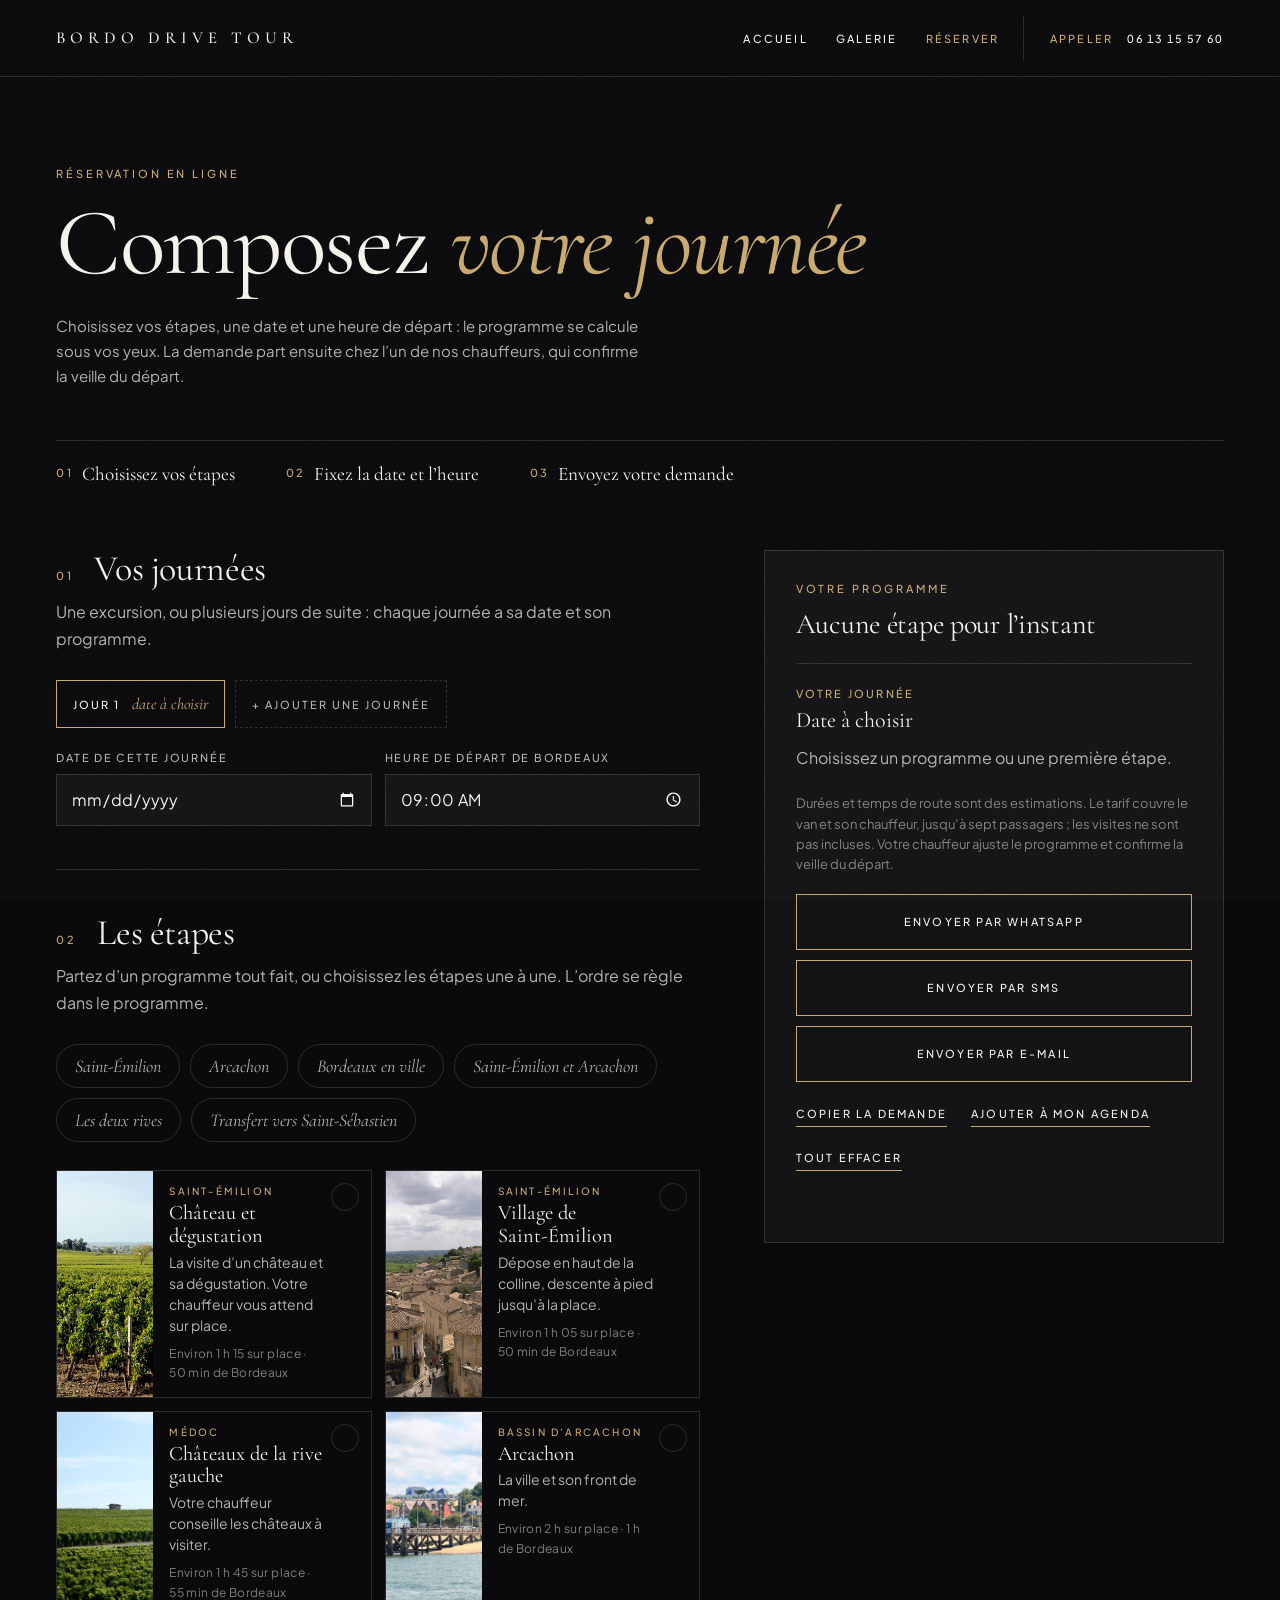
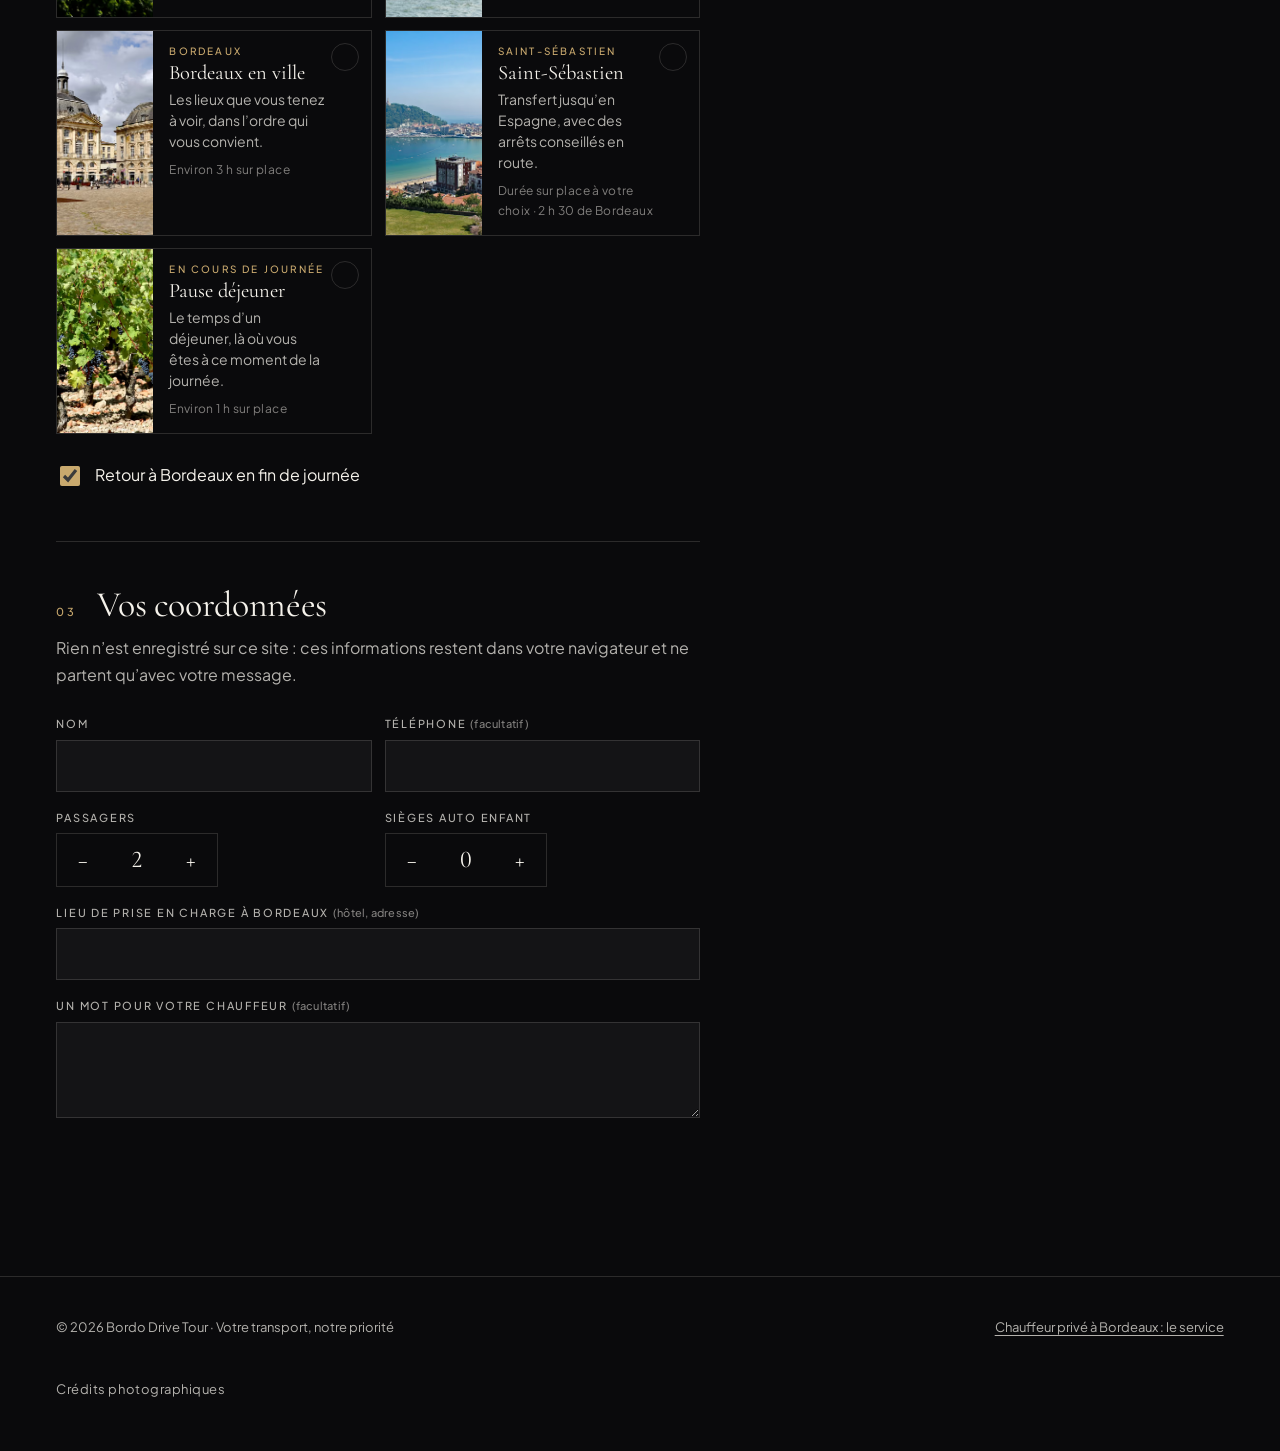
<file: reservation/index.html>
<!doctype html>
<html lang="fr">
<head>
<meta charset="utf-8">
<meta name="robots" content="noindex, nofollow">
<meta name="viewport" content="width=device-width, initial-scale=1, viewport-fit=cover">
<title>Réserver : composez votre journée avec Bordo Drive Tour, chauffeur privé à Bordeaux</title>
<meta name="description" content="Choisissez vos étapes (Saint-Émilion, Médoc, Arcachon, Bordeaux), une date et une heure de départ : le programme de la journée se calcule, puis la demande part chez l'un de nos chauffeurs, qui confirme.">
<meta name="theme-color" content="#0A0A0C">
<meta name="color-scheme" content="dark">
<meta property="og:type" content="website">
<meta property="og:site_name" content="Bordo Drive Tour">
<meta property="og:locale" content="fr_FR">
<meta property="og:title" content="Réserver une excursion avec Bordo Drive Tour">
<meta property="og:description" content="Composez votre journée au départ de Bordeaux et envoyez la demande à l'un de nos chauffeurs privés.">
<meta property="og:image" content="../og.jpg">
<meta property="og:image:width" content="1200">
<meta property="og:image:height" content="630">
<meta name="twitter:card" content="summary_large_image">
<!-- À compléter avec le domaine définitif : <link rel="canonical" href="https://…/reservation/"> -->
<link rel="icon" href="../favicon.svg" type="image/svg+xml">
<link rel="preconnect" href="https://fonts.googleapis.com">
<link rel="preconnect" href="https://fonts.gstatic.com" crossorigin>
<link rel="stylesheet" href="https://fonts.googleapis.com/css2?family=Cormorant+Garamond:ital,wght@0,400;0,500;1,400&family=Plus+Jakarta+Sans:wght@400;500&display=swap">
<link rel="stylesheet" href="../css/styles.css">
<script>document.documentElement.classList.add('js');</script>
</head>
<body>
<a class="skip" href="#planner">Aller au planificateur</a>

<header class="nav nav--long is-solid" id="nav">
  <a class="nav__brand" href="../" aria-label="Bordo Drive Tour, accueil">Bordo Drive Tour</a>
  <nav class="nav__links" aria-label="Navigation principale">
    <a href="../">Accueil</a>
    <a href="../galerie/">Galerie</a>
    <a href="#planner" aria-current="page">Réserver</a>
  </nav>
  <a class="nav__call" href="tel:+33613155760"><span class="nav__call-label">Appeler</span><span class="nav__call-number">06 13 15 57 60</span></a>
</header>

<main id="top">
  <section class="booking-head" aria-labelledby="booking-title">
    <p class="eyebrow">Réservation en ligne</p>
    <h1 id="booking-title">Composez <em>votre journée</em></h1>
    <p class="booking-head__lead">Choisissez vos étapes, une date et une heure de départ&nbsp;: le programme se calcule sous vos yeux. La demande part ensuite chez l’un de nos chauffeurs, qui confirme la veille du départ.</p>
    <ol class="booking-head__steps">
      <li><span>01</span>Choisissez vos étapes</li>
      <li><span>02</span>Fixez la date et l’heure</li>
      <li><span>03</span>Envoyez votre demande</li>
    </ol>
  </section>

  <div class="planner" id="planner" tabindex="-1">
    <!-- ================= la composition ================= -->
    <div class="planner__build">

      <section class="p-block" aria-labelledby="p-days-title">
        <h2 id="p-days-title"><span class="p-block__num">01</span>Vos journées</h2>
        <p class="p-block__hint">Une excursion, ou plusieurs jours de suite&nbsp;: chaque journée a sa date et son programme.</p>
        <div class="days" id="days" role="group" aria-label="Journées de la demande"></div>
        <div class="fields fields--2">
          <div class="field">
            <label for="f-date">Date de cette journée</label>
            <input id="f-date" type="date" required aria-describedby="f-date-err">
            <p class="field__error" id="f-date-err" hidden></p>
          </div>
          <div class="field">
            <label for="f-time">Heure de départ de Bordeaux</label>
            <input id="f-time" type="time" step="900" required>
          </div>
        </div>
      </section>

      <section class="p-block" aria-labelledby="p-stops-title">
        <h2 id="p-stops-title"><span class="p-block__num">02</span>Les étapes</h2>
        <p class="p-block__hint">Partez d’un programme tout fait, ou choisissez les étapes une à une. L’ordre se règle dans le programme.</p>
        <div class="presets" id="presets" role="group" aria-label="Programmes tout faits">
          <button type="button" class="preset" data-preset="0">Saint-Émilion</button>
          <button type="button" class="preset" data-preset="1">Arcachon</button>
          <button type="button" class="preset" data-preset="2">Bordeaux en ville</button>
          <button type="button" class="preset" data-preset="3">Saint-Émilion et Arcachon</button>
          <button type="button" class="preset" data-preset="4">Les deux rives</button>
          <button type="button" class="preset" data-preset="5">Transfert vers Saint-Sébastien</button>
        </div>
        <ul class="stops" id="stops">
          <li>
            <button type="button" class="stop" data-stop="chateau-saint-emilion" aria-pressed="false">
              <span class="media" style="--lq: url('[data-uri]')"><picture>
          <source type="image/avif" srcset="../photos/opt/demo-14-vignes-et-propriete-640.avif 640w, ../photos/opt/demo-14-vignes-et-propriete-960.avif 960w, ../photos/opt/demo-14-vignes-et-propriete-1280.avif 1280w, ../photos/opt/demo-14-vignes-et-propriete-1920.avif 1920w" sizes="(max-width: 719px) 30vw, 170px">
          <source type="image/webp" srcset="../photos/opt/demo-14-vignes-et-propriete-640.webp 640w, ../photos/opt/demo-14-vignes-et-propriete-960.webp 960w, ../photos/opt/demo-14-vignes-et-propriete-1280.webp 1280w, ../photos/opt/demo-14-vignes-et-propriete-1920.webp 1920w" sizes="(max-width: 719px) 30vw, 170px">
          <img src="../photos/opt/demo-14-vignes-et-propriete-1280.webp" width="1920" height="1280" alt="" loading="lazy" decoding="async">
        </picture></span>
              <span class="stop__body">
                <span class="stop__zone">Saint-Émilion</span>
                <span class="stop__name">Château et dégustation</span>
                <span class="stop__text">La visite d’un château et sa dégustation. Votre chauffeur vous attend sur place.</span>
                <span class="stop__meta">Environ 1 h 15 sur place · 50 min de Bordeaux</span>
              </span>
              <span class="stop__badge" aria-hidden="true"></span>
            </button>
          </li>
          <li>
            <button type="button" class="stop" data-stop="village-saint-emilion" aria-pressed="false">
              <span class="media" style="--lq: url('[data-uri]')"><picture>
          <source type="image/avif" srcset="../photos/opt/demo-07-toits-de-saint-emilion-640.avif 640w, ../photos/opt/demo-07-toits-de-saint-emilion-960.avif 960w, ../photos/opt/demo-07-toits-de-saint-emilion-1280.avif 1280w, ../photos/opt/demo-07-toits-de-saint-emilion-1920.avif 1920w" sizes="(max-width: 719px) 30vw, 170px">
          <source type="image/webp" srcset="../photos/opt/demo-07-toits-de-saint-emilion-640.webp 640w, ../photos/opt/demo-07-toits-de-saint-emilion-960.webp 960w, ../photos/opt/demo-07-toits-de-saint-emilion-1280.webp 1280w, ../photos/opt/demo-07-toits-de-saint-emilion-1920.webp 1920w" sizes="(max-width: 719px) 30vw, 170px">
          <img src="../photos/opt/demo-07-toits-de-saint-emilion-1280.webp" width="1920" height="1280" alt="" loading="lazy" decoding="async">
        </picture></span>
              <span class="stop__body">
                <span class="stop__zone">Saint-Émilion</span>
                <span class="stop__name">Village de Saint-Émilion</span>
                <span class="stop__text">Dépose en haut de la colline, descente à pied jusqu’à la place.</span>
                <span class="stop__meta">Environ 1 h 05 sur place · 50 min de Bordeaux</span>
              </span>
              <span class="stop__badge" aria-hidden="true"></span>
            </button>
          </li>
          <li>
            <button type="button" class="stop" data-stop="chateaux-medoc" aria-pressed="false">
              <span class="media" style="--lq: url('[data-uri]')"><picture>
          <source type="image/avif" srcset="../photos/opt/demo-11-vignoble-saint-estephe-640.avif 640w, ../photos/opt/demo-11-vignoble-saint-estephe-960.avif 960w, ../photos/opt/demo-11-vignoble-saint-estephe-1280.avif 1280w, ../photos/opt/demo-11-vignoble-saint-estephe-1920.avif 1920w" sizes="(max-width: 719px) 30vw, 170px">
          <source type="image/webp" srcset="../photos/opt/demo-11-vignoble-saint-estephe-640.webp 640w, ../photos/opt/demo-11-vignoble-saint-estephe-960.webp 960w, ../photos/opt/demo-11-vignoble-saint-estephe-1280.webp 1280w, ../photos/opt/demo-11-vignoble-saint-estephe-1920.webp 1920w" sizes="(max-width: 719px) 30vw, 170px">
          <img src="../photos/opt/demo-11-vignoble-saint-estephe-1280.webp" width="1920" height="1280" alt="" loading="lazy" decoding="async">
        </picture></span>
              <span class="stop__body">
                <span class="stop__zone">Médoc</span>
                <span class="stop__name">Châteaux de la rive gauche</span>
                <span class="stop__text">Votre chauffeur conseille les châteaux à visiter.</span>
                <span class="stop__meta">Environ 1 h 45 sur place · 55 min de Bordeaux</span>
              </span>
              <span class="stop__badge" aria-hidden="true"></span>
            </button>
          </li>
          <li>
            <button type="button" class="stop" data-stop="arcachon" aria-pressed="false">
              <span class="media" style="--lq: url('[data-uri]')"><picture>
          <source type="image/avif" srcset="../photos/opt/demo-05-jetee-arcachon-640.avif 640w, ../photos/opt/demo-05-jetee-arcachon-960.avif 960w, ../photos/opt/demo-05-jetee-arcachon-1280.avif 1280w, ../photos/opt/demo-05-jetee-arcachon-1920.avif 1920w" sizes="(max-width: 719px) 30vw, 170px">
          <source type="image/webp" srcset="../photos/opt/demo-05-jetee-arcachon-640.webp 640w, ../photos/opt/demo-05-jetee-arcachon-960.webp 960w, ../photos/opt/demo-05-jetee-arcachon-1280.webp 1280w, ../photos/opt/demo-05-jetee-arcachon-1920.webp 1920w" sizes="(max-width: 719px) 30vw, 170px">
          <img src="../photos/opt/demo-05-jetee-arcachon-1280.webp" width="1920" height="1280" alt="" loading="lazy" decoding="async">
        </picture></span>
              <span class="stop__body">
                <span class="stop__zone">Bassin d’Arcachon</span>
                <span class="stop__name">Arcachon</span>
                <span class="stop__text">La ville et son front de mer.</span>
                <span class="stop__meta">Environ 2 h sur place · 1 h de Bordeaux</span>
              </span>
              <span class="stop__badge" aria-hidden="true"></span>
            </button>
          </li>
          <li>
            <button type="button" class="stop" data-stop="bordeaux-ville" aria-pressed="false">
              <span class="media" style="--lq: url('[data-uri]')"><picture>
          <source type="image/avif" srcset="../photos/opt/demo-01-place-de-la-bourse-640.avif 640w, ../photos/opt/demo-01-place-de-la-bourse-960.avif 960w, ../photos/opt/demo-01-place-de-la-bourse-1280.avif 1280w, ../photos/opt/demo-01-place-de-la-bourse-1920.avif 1920w" sizes="(max-width: 719px) 30vw, 170px">
          <source type="image/webp" srcset="../photos/opt/demo-01-place-de-la-bourse-640.webp 640w, ../photos/opt/demo-01-place-de-la-bourse-960.webp 960w, ../photos/opt/demo-01-place-de-la-bourse-1280.webp 1280w, ../photos/opt/demo-01-place-de-la-bourse-1920.webp 1920w" sizes="(max-width: 719px) 30vw, 170px">
          <img src="../photos/opt/demo-01-place-de-la-bourse-1280.webp" width="1920" height="1275" alt="" loading="lazy" decoding="async">
        </picture></span>
              <span class="stop__body">
                <span class="stop__zone">Bordeaux</span>
                <span class="stop__name">Bordeaux en ville</span>
                <span class="stop__text">Les lieux que vous tenez à voir, dans l’ordre qui vous convient.</span>
                <span class="stop__meta">Environ 3 h sur place</span>
              </span>
              <span class="stop__badge" aria-hidden="true"></span>
            </button>
          </li>
          <li>
            <button type="button" class="stop" data-stop="saint-sebastien" aria-pressed="false">
              <span class="media" style="--lq: url('[data-uri]')"><picture>
          <source type="image/avif" srcset="../photos/opt/demo-15-baie-de-la-concha-640.avif 640w, ../photos/opt/demo-15-baie-de-la-concha-960.avif 960w, ../photos/opt/demo-15-baie-de-la-concha-1280.avif 1280w, ../photos/opt/demo-15-baie-de-la-concha-1920.avif 1920w" sizes="(max-width: 719px) 30vw, 170px">
          <source type="image/webp" srcset="../photos/opt/demo-15-baie-de-la-concha-640.webp 640w, ../photos/opt/demo-15-baie-de-la-concha-960.webp 960w, ../photos/opt/demo-15-baie-de-la-concha-1280.webp 1280w, ../photos/opt/demo-15-baie-de-la-concha-1920.webp 1920w" sizes="(max-width: 719px) 30vw, 170px">
          <img src="../photos/opt/demo-15-baie-de-la-concha-1280.webp" width="1920" height="1280" alt="" loading="lazy" decoding="async">
        </picture></span>
              <span class="stop__body">
                <span class="stop__zone">Saint-Sébastien</span>
                <span class="stop__name">Saint-Sébastien</span>
                <span class="stop__text">Transfert jusqu’en Espagne, avec des arrêts conseillés en route.</span>
                <span class="stop__meta">Durée sur place à votre choix · 2 h 30 de Bordeaux</span>
              </span>
              <span class="stop__badge" aria-hidden="true"></span>
            </button>
          </li>
          <li>
            <button type="button" class="stop" data-stop="dejeuner" aria-pressed="false">
              <span class="media" style="--lq: url('[data-uri]')"><picture>
          <source type="image/avif" srcset="../photos/opt/demo-08-grappes-medoc-640.avif 640w, ../photos/opt/demo-08-grappes-medoc-960.avif 960w, ../photos/opt/demo-08-grappes-medoc-1280.avif 1280w, ../photos/opt/demo-08-grappes-medoc-1920.avif 1920w" sizes="(max-width: 719px) 30vw, 170px">
          <source type="image/webp" srcset="../photos/opt/demo-08-grappes-medoc-640.webp 640w, ../photos/opt/demo-08-grappes-medoc-960.webp 960w, ../photos/opt/demo-08-grappes-medoc-1280.webp 1280w, ../photos/opt/demo-08-grappes-medoc-1920.webp 1920w" sizes="(max-width: 719px) 30vw, 170px">
          <img src="../photos/opt/demo-08-grappes-medoc-1280.webp" width="1920" height="1280" alt="" loading="lazy" decoding="async">
        </picture></span>
              <span class="stop__body">
                <span class="stop__zone">En cours de journée</span>
                <span class="stop__name">Pause déjeuner</span>
                <span class="stop__text">Le temps d’un déjeuner, là où vous êtes à ce moment de la journée.</span>
                <span class="stop__meta">Environ 1 h sur place</span>
              </span>
              <span class="stop__badge" aria-hidden="true"></span>
            </button>
          </li>
        </ul>
        <p class="field__error" id="stops-err" hidden></p>
        <label class="check"><input id="f-back" type="checkbox" checked><span>Retour à Bordeaux en fin de journée</span></label>
      </section>

      <section class="p-block" aria-labelledby="p-you-title">
        <h2 id="p-you-title"><span class="p-block__num">03</span>Vos coordonnées</h2>
        <p class="p-block__hint">Rien n’est enregistré sur ce site&nbsp;: ces informations restent dans votre navigateur et ne partent qu’avec votre message.</p>
        <div class="fields fields--2">
          <div class="field">
            <label for="f-name">Nom</label>
            <input id="f-name" type="text" autocomplete="name" required aria-describedby="f-name-err">
            <p class="field__error" id="f-name-err" hidden></p>
          </div>
          <div class="field">
            <label for="f-phone">Téléphone <span class="field__opt">(facultatif)</span></label>
            <input id="f-phone" type="tel" autocomplete="tel" inputmode="tel">
          </div>
          <div class="field">
            <span class="field__label" id="f-pax-label">Passagers</span>
            <div class="stepper" role="group" aria-labelledby="f-pax-label">
              <button type="button" data-step="passengers" data-by="-1" aria-label="Un passager de moins">−</button>
              <output id="f-pax" aria-live="polite">2</output>
              <button type="button" data-step="passengers" data-by="1" aria-label="Un passager de plus">+</button>
            </div>
          </div>
          <div class="field">
            <span class="field__label" id="f-seats-label">Sièges auto enfant</span>
            <div class="stepper" role="group" aria-labelledby="f-seats-label">
              <button type="button" data-step="seats" data-by="-1" aria-label="Un siège auto de moins">−</button>
              <output id="f-seats" aria-live="polite">0</output>
              <button type="button" data-step="seats" data-by="1" aria-label="Un siège auto de plus">+</button>
            </div>
          </div>
        </div>
        <div class="field">
          <label for="f-pickup">Lieu de prise en charge à Bordeaux <span class="field__opt">(hôtel, adresse)</span></label>
          <input id="f-pickup" type="text" autocomplete="street-address">
        </div>
        <div class="field">
          <label for="f-note">Un mot pour votre chauffeur <span class="field__opt">(facultatif)</span></label>
          <textarea id="f-note" rows="3"></textarea>
        </div>
      </section>
    </div>

    <!-- ================= le programme ================= -->
    <aside class="planner__summary" aria-labelledby="p-sum-title" data-native-scroll>
      <div class="summary">
        <p class="eyebrow">Votre programme</p>
        <h2 id="p-sum-title" class="summary__title">Aucune étape pour l’instant</h2>
        <div id="summary"></div>
        <p class="summary__note">Durées et temps de route sont des estimations. Le tarif couvre le van et son chauffeur, jusqu’à sept passagers&nbsp;; les visites ne sont pas incluses. Votre chauffeur ajuste le programme et confirme la veille du départ.</p>
        <div class="send" id="send">
          <a class="btn" id="send-whatsapp" href="#" target="_blank" rel="noopener"><span>Envoyer par WhatsApp</span></a>
          <a class="btn" id="send-sms" href="#"><span>Envoyer par SMS</span></a>
          <a class="btn" id="send-email" href="#" hidden><span>Envoyer par e-mail</span></a>
        </div>
        <div class="send__more">
          <button class="link-line" id="send-copy" type="button">Copier la demande</button>
          <button class="link-line" id="send-ics" type="button">Ajouter à mon agenda</button>
          <button class="link-line" id="send-reset" type="button">Tout effacer</button>
        </div>
        <p class="summary__status" id="status" role="status" aria-live="polite"></p>
      </div>
    </aside>
  </div>
</main>

<footer class="footer">
  <p class="footer__line"><span>© 2026 Bordo Drive Tour · Votre transport, notre priorité</span><a href="../">Chauffeur privé à Bordeaux : le service</a></p>
  <details class="credits">
    <summary>Crédits photographiques</summary>
    <ul>
      <li>Vignes et propriété, Saint-Émilion : <a href="https://commons.wikimedia.org/wiki/File:Vineyards_of_St_Emilion.jpg" rel="noopener">Christophe Eyquem</a>, <a href="https://creativecommons.org/licenses/by/3.0" rel="noopener license">CC BY 3.0</a></li>
      <li>Saint-Émilion vu du haut du village : <a href="https://commons.wikimedia.org/wiki/File:Saint_%C3%89milion,_Gironde,_France..JPG" rel="noopener">Bpierreb</a>, <a href="https://creativecommons.org/licenses/by-sa/3.0" rel="noopener license">CC BY-SA 3.0</a></li>
      <li>Vignoble de Saint-Estèphe, Médoc : <a href="https://commons.wikimedia.org/wiki/File:Vineyards_of_Ch%C3%A2teau_Cos_D%27Estournel.jpg" rel="noopener">Megan Mallen</a>, <a href="https://creativecommons.org/licenses/by/2.0" rel="noopener license">CC BY 2.0</a></li>
      <li>Jetée d’Eyrac, Arcachon : <a href="https://commons.wikimedia.org/wiki/File:Arcachon-Jetee-Eyrac-byRundvald.jpg" rel="noopener">Rundvald</a>, <a href="https://creativecommons.org/licenses/by-sa/4.0" rel="noopener license">CC BY-SA 4.0</a></li>
      <li>Place de la Bourse, Bordeaux : <a href="https://commons.wikimedia.org/wiki/File:Bordeaux_-_Place_de_la_Bourse_10.jpg" rel="noopener">P. Hughes</a>, <a href="https://creativecommons.org/licenses/by/4.0" rel="noopener license">CC BY 4.0</a></li>
      <li>Baie de la Concha, Saint-Sébastien : <a href="https://commons.wikimedia.org/wiki/File:San_Sebastian_Bahia_de_La_Concha_06_2012_2495.jpg" rel="noopener">Mariordo (Mario Roberto Durán Ortiz)</a>, <a href="https://creativecommons.org/licenses/by-sa/4.0" rel="noopener license">CC BY-SA 4.0</a></li>
      <li>Grappes de cabernet sauvignon, Médoc : <a href="https://commons.wikimedia.org/wiki/File:Chateau_Margaux_Cabernet_Sauvignon_vines.jpg" rel="noopener">Megan Mallen</a>, <a href="https://creativecommons.org/licenses/by/2.0" rel="noopener license">CC BY 2.0</a></li>
    </ul>
  </details>
</footer>

<script type="application/json" id="booking-data">{"contact":{"sms":"+33613155760","whatsapp":"33613155760","email":"bordodrivetour@gmail.com"},"depart":"Bordeaux","heureDepart":"09:00","maxPassagers":7,"maxJours":5,"seuils":{"demiJournee":240,"journee":480},"zones":{"bordeaux":"Bordeaux","saint-emilion":"Saint-Émilion","medoc":"Médoc","arcachon":"Bassin d’Arcachon","saint-sebastien":"Saint-Sébastien"},"routes":[["bordeaux","saint-emilion",50],["bordeaux","medoc",55],["bordeaux","arcachon",60],["bordeaux","saint-sebastien",150],["saint-emilion","medoc",80],["saint-emilion","arcachon",95],["saint-emilion","saint-sebastien",185],["medoc","arcachon",85],["medoc","saint-sebastien",200],["arcachon","saint-sebastien",140]],"programmes":[{"nom":"Saint-Émilion","etapes":["chateau-saint-emilion","village-saint-emilion"],"retour":true},{"nom":"Arcachon","etapes":["arcachon"],"retour":true},{"nom":"Bordeaux en ville","etapes":["bordeaux-ville"],"retour":true},{"nom":"Saint-Émilion et Arcachon","etapes":["chateau-saint-emilion","village-saint-emilion","dejeuner","arcachon"],"minutes":{"village-saint-emilion":60,"arcachon":80},"retour":true},{"nom":"Les deux rives","etapes":["chateaux-medoc","dejeuner","chateau-saint-emilion"],"minutes":{"chateau-saint-emilion":90},"retour":true},{"nom":"Transfert vers Saint-Sébastien","etapes":["saint-sebastien"],"retour":false}],"tarifs":{"formules":[{"id":"demi","nom":"Demi-journée","heures":4,"km":80,"prix":280},{"id":"journee","nom":"Journée complète","heures":8,"km":160,"prix":570}],"surMesure":{"nom":"Programme sur mesure","minimumHeures":4},"passagers":7,"notes":["Prix des visites non inclus.","Circuits vers d’autres destinations sur demande."]},"etapes":[{"id":"chateau-saint-emilion","nom":"Château et dégustation","zone":"saint-emilion","minutes":75,"texte":"La visite d’un château et sa dégustation. Votre chauffeur vous attend sur place.","long":"Château et dégustation à Saint-Émilion"},{"id":"village-saint-emilion","nom":"Village de Saint-Émilion","zone":"saint-emilion","minutes":65,"texte":"Dépose en haut de la colline, descente à pied jusqu’à la place."},{"id":"chateaux-medoc","nom":"Châteaux de la rive gauche","zone":"medoc","minutes":105,"texte":"Votre chauffeur conseille les châteaux à visiter.","long":"Châteaux de la rive gauche, Médoc"},{"id":"arcachon","nom":"Arcachon","zone":"arcachon","minutes":120,"texte":"La ville et son front de mer."},{"id":"bordeaux-ville","nom":"Bordeaux en ville","zone":"bordeaux","minutes":180,"texte":"Les lieux que vous tenez à voir, dans l’ordre qui vous convient."},{"id":"saint-sebastien","nom":"Saint-Sébastien","zone":"saint-sebastien","minutes":0,"texte":"Transfert jusqu’en Espagne, avec des arrêts conseillés en route."},{"id":"dejeuner","nom":"Pause déjeuner","zone":null,"minutes":60,"texte":"Le temps d’un déjeuner, là où vous êtes à ce moment de la journée."}]}</script>
<script type="module" src="../js/booking.js"></script>
</body>
</html>
</file>
<file: css/styles.css>
/* ==========================================================================
   Bordo Drive Tour — galerie
   Direction artistique : noir obsidienne, anthracite chaud, champagne doré, ivoire.
   Mouvement : seuls transform, opacity et clip-path sont animés.
   ========================================================================== */

:root {
  --obsidian: #0A0A0C;
  --anthracite: #141417;
  --champagne: #C9A96E;
  --ivory: #F5F2EB;
  --ivory-72: rgba(245, 242, 235, .72);
  --ivory-50: rgba(245, 242, 235, .5);
  --line: rgba(245, 242, 235, .14);

  --serif: "Cormorant Garamond", "Cormorant", "Times New Roman", serif;
  --sans: "Plus Jakarta Sans", system-ui, -apple-system, "Segoe UI", sans-serif;

  --pad: clamp(20px, 4.4vw, 88px);
  --max: clamp(1880px, 72vw, 2560px);
  --gap: clamp(8px, 1vw, 18px);
  --nav-h: clamp(64px, 6vw, 92px);

  --ease: cubic-bezier(.76, 0, .24, 1);
  --ease-out: cubic-bezier(.16, 1, .3, 1);
}

*, *::before, *::after { box-sizing: border-box; }
html { background: var(--obsidian); color-scheme: dark; -webkit-text-size-adjust: 100%; scroll-behavior: auto; }
body {
  margin: 0; min-height: 100svh; overflow-x: clip;
  background: var(--obsidian); color: var(--ivory);
  font: 400 16px/1.65 var(--sans); -webkit-font-smoothing: antialiased; text-rendering: optimizeLegibility;
}
img, picture { display: block; max-width: 100%; }
a { color: inherit; }
button { font: inherit; color: inherit; background: none; border: 0; padding: 0; cursor: pointer; }
h1, h2, h3, p, dl, dd, ul, ol, figure, blockquote { margin: 0; }
ul, ol { padding: 0; list-style: none; }
em { font-style: italic; color: var(--champagne); }
[hidden] { display: none !important; }
:focus-visible { outline: 1px solid var(--champagne); outline-offset: 5px; }
::selection { background: var(--champagne); color: var(--obsidian); }

.sr-only { position: absolute; width: 1px; height: 1px; margin: -1px; padding: 0; overflow: hidden; clip-path: inset(50%); white-space: nowrap; border: 0; }
.skip { position: fixed; left: var(--pad); top: 12px; z-index: 120; padding: 16px 18px; background: var(--ivory); color: var(--obsidian); font: 500 13px/1 var(--sans); text-decoration: none; transform: translateY(-200%); }
.skip:focus { transform: none; }

/* Grain photographique : une tuile de bruit fixe, 3 % d'opacité, jamais animée */
body::after, .lb::after {
  content: ""; position: fixed; inset: 0; z-index: 90; pointer-events: none; opacity: .03;
  background-image: url("data:image/svg+xml,%3Csvg xmlns='http://www.w3.org/2000/svg' width='220' height='220'%3E%3Cfilter id='n'%3E%3CfeTurbulence type='fractalNoise' baseFrequency='.9' numOctaves='2' stitchTiles='stitch'/%3E%3CfeColorMatrix values='0 0 0 0 1 0 0 0 0 1 0 0 0 0 1 0 0 0 .9 0'/%3E%3C/filter%3E%3Crect width='100%25' height='100%25' filter='url(%23n)'/%3E%3C/svg%3E");
  background-size: 220px 220px;
}

.eyebrow { font: 500 11px/1.4 var(--sans); letter-spacing: .26em; text-transform: uppercase; color: var(--champagne); }

/* ---------- Bouton ---------- */
.btn {
  position: relative; display: inline-flex; align-items: center; justify-content: center; overflow: hidden;
  min-height: 56px; padding: 0 30px; border: 1px solid var(--champagne);
  font: 500 11px/1.3 var(--sans); letter-spacing: .2em; text-transform: uppercase; text-decoration: none; text-align: center; color: var(--ivory);
}
.btn::before { content: ""; position: absolute; inset: 0; background: var(--champagne); transform: translate3d(0, 101%, 0); transition: transform .6s var(--ease); }
.btn > span { position: relative; transition: color .45s var(--ease); }
.btn:hover::before, .btn:focus-visible::before { transform: none; }
.btn:hover > span, .btn:focus-visible > span { color: var(--obsidian); }
.btn--small { min-height: 46px; padding: 0 22px; font-size: 10px; }

/* ==========================================================================
   Navigation
   ========================================================================== */
.nav {
  position: fixed; inset: 0 0 auto 0; z-index: 50; height: var(--nav-h);
  display: flex; align-items: center; justify-content: space-between; gap: 24px; padding: 0 var(--pad);
}
.nav::before { content: ""; position: absolute; inset: 0; z-index: -1; background: var(--obsidian); border-bottom: 1px solid var(--line); opacity: 0; transition: opacity .5s var(--ease-out); }
.nav.is-solid::before { opacity: 1; }
.nav__brand { display: inline-flex; align-items: center; min-height: 44px; font: 500 clamp(15px, 1.3vw, 19px)/1 var(--serif); letter-spacing: .3em; text-transform: uppercase; text-decoration: none; white-space: nowrap; }
.nav__links { display: flex; gap: clamp(20px, 3vw, 48px); margin-left: auto; }
.nav__links a, .nav__call { position: relative; display: inline-flex; align-items: center; min-height: 44px; font: 500 11px/1 var(--sans); letter-spacing: .2em; text-transform: uppercase; text-decoration: none; }
.nav__links a::after { content: ""; position: absolute; left: 0; right: 0; bottom: 10px; height: 1px; background: var(--champagne); transform: scaleX(0); transform-origin: right; transition: transform .5s var(--ease); }
.nav__links a:hover::after, .nav__links a:focus-visible::after { transform: scaleX(1); transform-origin: left; }
.nav__call { gap: 14px; padding-left: clamp(16px, 2vw, 32px); border-left: 1px solid var(--line); }
.nav__call-label { color: var(--champagne); }
.nav__call-number { font-variant-numeric: tabular-nums; letter-spacing: .12em; }
@media (max-width: 719px) {
  .nav__links { display: none; }
  .nav__brand { letter-spacing: .22em; }
  .nav__call { border-left: 0; padding-left: 0; }
  .nav__call-label { display: none; }
}

/* ==========================================================================
   Ouverture (hero)
   ========================================================================== */
.hero { position: relative; height: 100svh; min-height: 560px; display: flex; align-items: flex-end; justify-content: space-between; gap: 32px; padding: 0 var(--pad) clamp(28px, 5vw, 72px); overflow: clip; }
.hero__media { position: absolute; inset: 0; background: var(--lq) center / cover no-repeat; }
.hero__media picture, .hero__media img { width: 100%; height: 100%; }
.hero__media img { object-fit: cover; }
/* deux voiles : un dégradé vertical (barre de navigation en haut, texte en bas) et un assombrissement côté texte,
   pour que le titre reste lisible sur une photo claire */
.hero__veil { position: absolute; inset: 0; background:
  linear-gradient(180deg, rgba(10, 10, 12, .55) 0%, rgba(10, 10, 12, 0) 24%, rgba(10, 10, 12, .2) 42%, rgba(10, 10, 12, .92) 100%),
  linear-gradient(90deg, rgba(10, 10, 12, .62) 0%, rgba(10, 10, 12, .34) 38%, rgba(10, 10, 12, 0) 70%); }
@media (max-width: 719px) { .hero__veil { background: linear-gradient(180deg, rgba(10, 10, 12, .55) 0%, rgba(10, 10, 12, .1) 22%, rgba(10, 10, 12, .62) 50%, rgba(10, 10, 12, .94) 100%); } }
.hero__content { position: relative; max-width: min(100%, 1100px); }
.hero__title { margin: clamp(14px, 1.6vw, 26px) 0 clamp(18px, 2vw, 34px); font: 400 clamp(46px, 8.4vw, 168px)/.94 var(--serif); letter-spacing: -.015em; }
.hero__title .line { display: block; overflow: clip; padding-bottom: .09em; margin-bottom: -.09em; }
.hero__title .line > span { display: block; }
.hero__lead { max-width: 46ch; font-size: clamp(15px, 1.15vw, 19px); color: var(--ivory-72); }
.hero__scroll { position: relative; flex: none; display: inline-flex; flex-direction: column; align-items: center; gap: 14px; min-width: 44px; font: 500 10px/1 var(--sans); letter-spacing: .28em; text-transform: uppercase; text-decoration: none; writing-mode: vertical-rl; }
.hero__scroll-line { display: block; width: 1px; height: clamp(48px, 7vw, 96px); background: var(--line); overflow: hidden; }
.hero__scroll-line::after { content: ""; display: block; width: 100%; height: 100%; background: var(--champagne); transform: translate3d(0, -101%, 0); animation: scroll-line 2.6s var(--ease) infinite; }
@keyframes scroll-line { 0% { transform: translate3d(0, -101%, 0); } 55%, 100% { transform: translate3d(0, 101%, 0); } }
@media (max-width: 719px) { .hero__scroll { display: none; } }

/* ==========================================================================
   Intro : un rideau opaque posé sur la page déjà rendue (le contenu se peint dès le premier affichage).
   Le nom s'y dévoile par masque, le compteur suit le chargement réel, puis une fenêtre s'ouvre dans le rideau.
   html.intro-on est posé avant le premier affichage par le script du <head>.
   ========================================================================== */
.intro { display: none; }
html.intro-on .intro { position: fixed; inset: 0; z-index: 80; display: grid; place-items: center; background: var(--obsidian); }
html.intro-on:not(.intro-done), html.intro-on:not(.intro-done) body { overflow: hidden; }
html.intro-done .intro { display: none; }

.intro__lockup { display: grid; justify-items: center; gap: clamp(16px, 1.8vw, 30px); }
.intro__mono { font: 400 clamp(38px, 4.6vw, 72px)/1 var(--serif); color: var(--champagne); opacity: 0; animation: intro-fade .9s var(--ease-out) .05s forwards; }
.intro__mono span + span { display: inline-block; transform: translate3d(-.16em, .3em, 0); }
.intro__tag { font: 500 10px/1.4 var(--sans); letter-spacing: .34em; text-transform: uppercase; color: var(--ivory-50); padding-left: .34em; opacity: 0; animation: intro-fade .9s var(--ease-out) .55s forwards; }
@keyframes intro-fade { to { opacity: 1; } }
.intro__brand { display: flex; gap: .55em; font: 400 clamp(20px, 3.1vw, 46px)/1.2 var(--serif); letter-spacing: .34em; text-transform: uppercase; padding-left: .34em; }
.intro__word { display: block; clip-path: inset(0 0 100% 0); animation: intro-mask .9s var(--ease) calc(var(--w) * 90ms + 60ms) forwards; }
.intro__word > span { display: block; transform: translate3d(0, 105%, 0); animation: intro-rise .9s var(--ease) calc(var(--w) * 90ms + 60ms) forwards; }
@keyframes intro-mask { to { clip-path: inset(0 0 0 0); } }
@keyframes intro-rise { to { transform: none; } }

.intro__meter { position: absolute; left: var(--pad); right: var(--pad); bottom: clamp(24px, 4vw, 56px); display: flex; align-items: flex-end; gap: 20px; }
.intro__bar { flex: 1; height: 1px; margin-bottom: 9px; background: var(--line); }
.intro__bar > i { display: block; height: 100%; background: var(--champagne); transform-origin: 0 50%; transform: scaleX(0); }
.intro__count { font: 400 clamp(34px, 5vw, 76px)/.8 var(--serif); font-variant-numeric: tabular-nums lining-nums; color: var(--ivory); min-width: 2.6ch; text-align: right; }
.intro__pct { font-size: .38em; margin-left: .2em; color: var(--champagne); vertical-align: top; }
.intro__skip { position: absolute; top: calc((var(--nav-h) - 44px) / 2); right: var(--pad); min-height: 44px; padding: 0 2px; font: 500 10px/1 var(--sans); letter-spacing: .22em; text-transform: uppercase; color: var(--ivory-72); border-bottom: 1px solid var(--line); }
.intro__skip:hover { color: var(--ivory); }
html.intro-open .intro__lockup, html.intro-open .intro__meter, html.intro-open .intro__skip { opacity: 0; transition: opacity .35s var(--ease-out); }

/* sous le rideau, l'interface est mise en attente (intro-armed), puis entre en séquence (intro-ui) */
html.intro-armed .nav { opacity: 0; transform: translate3d(0, -18px, 0); }
html.intro-armed [data-reveal]:not([data-reveal="mask"]) { opacity: 0; transform: translate3d(0, 26px, 0); }
html.intro-armed [data-reveal="mask"] > span { transform: translate3d(0, 108%, 0); }
html.intro-armed.intro-ui .nav { opacity: 1; transform: none; transition: opacity .7s var(--ease-out), transform .9s var(--ease-out); }
html.intro-armed.intro-ui [data-reveal]:not([data-reveal="mask"]) { opacity: 1; transform: none; transition: opacity .7s var(--ease-out) calc(var(--i) * 70ms), transform .9s var(--ease-out) calc(var(--i) * 70ms); }
html.intro-armed.intro-ui [data-reveal="mask"] > span { transform: none; transition: transform .95s var(--ease-out) calc(var(--i) * 70ms); }

/* ==========================================================================
   Le service
   ========================================================================== */
.manifesto { max-width: var(--max); margin: 0 auto; padding: clamp(88px, 13vw, 240px) var(--pad) clamp(56px, 8vw, 140px); }
.manifesto__text { max-width: 24em; font: 400 clamp(28px, 3.7vw, 72px)/1.14 var(--serif); letter-spacing: -.01em; text-wrap: balance; }
.manifesto__facts { display: grid; grid-template-columns: repeat(4, minmax(0, 1fr)); gap: var(--gap); margin-top: clamp(48px, 7vw, 120px); border-top: 1px solid var(--line); }
.manifesto__facts > div { padding-top: 22px; }
.manifesto__facts dt { font: 500 11px/1.4 var(--sans); letter-spacing: .22em; text-transform: uppercase; color: var(--ivory-50); }
.manifesto__facts dd { margin-top: 8px; font: 400 clamp(20px, 1.9vw, 34px)/1.2 var(--serif); }
@media (max-width: 719px) { .manifesto__facts { grid-template-columns: repeat(2, minmax(0, 1fr)); row-gap: 28px; } }

/* ==========================================================================
   Galerie
   ========================================================================== */
.gallery { max-width: var(--max); margin: 0 auto; padding: clamp(40px, 6vw, 96px) var(--pad) 0; outline: 0; }
.gallery__head { display: flex; align-items: flex-end; justify-content: space-between; gap: 24px; }
.gallery__head h2, .contact h2 { margin-top: 16px; font: 400 clamp(36px, 5.2vw, 104px)/1 var(--serif); letter-spacing: -.012em; text-wrap: balance; }
.gallery__count { flex: none; font: 400 clamp(15px, 1.2vw, 20px)/1 var(--serif); font-style: italic; color: var(--ivory-72); padding-bottom: .5em; }
.gallery__count span { font-style: normal; font-variant-numeric: tabular-nums; color: var(--champagne); }

.filters { display: flex; gap: clamp(22px, 2.8vw, 52px); margin: clamp(32px, 4vw, 64px) calc(-1 * var(--pad)) clamp(20px, 2.4vw, 36px); padding: 0 var(--pad); overflow-x: auto; scrollbar-width: none; border-bottom: 1px solid var(--line); }
.filters::-webkit-scrollbar { display: none; }
.filter { position: relative; flex: none; min-height: 52px; font: 500 11px/1 var(--sans); letter-spacing: .2em; text-transform: uppercase; white-space: nowrap; color: var(--ivory-50); transition: opacity .3s; }
.filter sup { margin-left: .7em; font-size: 9px; letter-spacing: .1em; color: var(--champagne); vertical-align: .9em; }
.filter::after { content: ""; position: absolute; left: 0; right: 0; bottom: -1px; height: 1px; background: var(--champagne); transform: scaleX(0); transform-origin: right; transition: transform .6s var(--ease); }
.filter:hover, .filter:focus-visible, .filter.is-active { color: var(--ivory); }
.filter.is-active::after { transform: scaleX(1); transform-origin: left; }
.filter:disabled { cursor: default; color: var(--ivory-50); opacity: .55; }
.filter:disabled sup { color: var(--ivory-50); text-transform: none; letter-spacing: .06em; }

/* 12 colonnes, rangées d'une demi-colonne : les cellules viennent de js/layout.js */
.g-wrap { container-type: inline-size; }
.g-grid { display: grid; grid-template-columns: repeat(12, minmax(0, 1fr)); gap: var(--gap); grid-auto-rows: 3.4vw; grid-auto-rows: calc((100cqw - 11 * var(--gap)) / 24); }
.g-item { position: relative; min-width: 0; transform-origin: 0 0; }
.g-item figure { position: relative; height: 100%; overflow: hidden; background: var(--tint, var(--anthracite)); }
.g-card { display: block; height: 100%; background: var(--lq) center / cover no-repeat; outline-offset: -6px; }
.g-card picture, .g-card img { width: 100%; height: 100%; }
.g-card img { object-fit: cover; transform: scale(1.001) translate3d(0, 0, 0); transition: transform 1.1s var(--ease-out), opacity .9s var(--ease-out); }
html.js .g-card img { opacity: 0; }
html.js .g-card img.is-loaded { opacity: 1; }
.g-veil { position: absolute; inset: 0; pointer-events: none; background: linear-gradient(180deg, rgba(10, 10, 12, 0) 42%, rgba(10, 10, 12, .82) 100%); opacity: 0; transition: opacity .6s var(--ease-out); }
.g-cap { position: absolute; left: clamp(14px, 1.7vw, 30px); right: clamp(14px, 1.7vw, 30px); bottom: clamp(14px, 1.6vw, 28px); display: grid; gap: 6px; pointer-events: none; opacity: 0; transform: translate3d(0, 12px, 0); transition: opacity .6s var(--ease-out), transform .8s var(--ease-out); }
.g-cap__cat { font: 500 10px/1.3 var(--sans); letter-spacing: .24em; text-transform: uppercase; color: var(--champagne); }
.g-cap__title { font: 400 clamp(18px, 1.5vw, 28px)/1.15 var(--serif); }

@media (hover: hover) {
  .g-card:hover img, .g-card:focus-visible img { transform: scale(1.04) translate3d(calc(var(--px, 0) * -10px), calc(var(--py, 0) * -10px), 0); }
  .g-item:hover .g-veil, .g-item:focus-within .g-veil { opacity: 1; }
  .g-item:hover .g-cap, .g-item:focus-within .g-cap { opacity: 1; transform: none; }
}
@media (hover: none) {
  .g-veil { opacity: .9; }
  .g-cap { opacity: 1; transform: none; }
}

/* téléphone : une colonne, chaque photo à son format (borné pour rester lisible) */
@media (max-width: 719px) {
  .g-grid { grid-template-columns: minmax(0, 1fr); grid-auto-rows: auto; }
  .g-item { grid-column: 1 / -1 !important; grid-row: auto !important; aspect-ratio: 4 / 3; aspect-ratio: clamp(.8, var(--ar), 1.6); }
}

/* ---------- Curseur « Explorer » ---------- */
.cursor { display: none; }
html.has-cursor .cursor {
  position: fixed; left: 0; top: 0; z-index: 95; display: grid; place-items: center; width: 96px; height: 96px; margin: -48px 0 0 -48px;
  border: 1px solid rgba(201, 169, 110, .75); border-radius: 50%; background: rgba(10, 10, 12, .42);
  font: 500 9px/1 var(--sans); letter-spacing: .26em; text-transform: uppercase; color: var(--ivory); padding-left: .26em;
  pointer-events: none; opacity: 0; scale: .35; transition: opacity .35s var(--ease-out), scale .5s var(--ease-out); will-change: transform;
}
html.has-cursor .cursor.is-on { opacity: 1; scale: 1; }
html.has-cursor .g-card { cursor: none; }

/* ==========================================================================
   Contact et pied de page
   ========================================================================== */
.contact { max-width: var(--max); margin: 0 auto; padding: clamp(96px, 14vw, 260px) var(--pad) clamp(72px, 9vw, 160px); outline: 0; }
.contact h2 { max-width: 16em; }
.contact__lead { margin-top: clamp(20px, 2vw, 32px); max-width: 44ch; font-size: clamp(15px, 1.15vw, 19px); color: var(--ivory-72); }
.contact__actions { display: flex; flex-wrap: wrap; align-items: center; gap: 20px clamp(24px, 3vw, 56px); margin-top: clamp(32px, 4vw, 64px); }
.contact__phone { display: inline-flex; align-items: center; min-height: 44px; font: 400 clamp(26px, 2.6vw, 48px)/1 var(--serif); font-variant-numeric: lining-nums; letter-spacing: .02em; text-decoration: none; border-bottom: 1px solid var(--line); }
.contact__phone:hover { border-bottom-color: var(--champagne); }

.footer { max-width: var(--max); margin: 0 auto; padding: 28px var(--pad) 40px; border-top: 1px solid var(--line); font-size: 13px; color: var(--ivory-72); }
.footer__line { display: flex; flex-wrap: wrap; justify-content: space-between; gap: 8px 24px; }
.footer__line a { display: inline-flex; align-items: center; min-height: 44px; text-underline-offset: 3px; }
.footer__line span { display: inline-flex; align-items: center; min-height: 44px; }
.credits { margin-top: 18px; }
.credits summary { display: inline-flex; align-items: center; min-height: 44px; cursor: pointer; letter-spacing: .04em; }
.credits ul { display: grid; grid-template-columns: repeat(auto-fill, minmax(min(100%, 340px), 1fr)); gap: 6px 32px; margin-top: 8px; }
.credits li { padding: 4px 0; }
.credits a { display: inline-block; padding: 6px 0; text-underline-offset: 3px; }

/* ==========================================================================
   Visionneuse plein écran
   ========================================================================== */
html.lb-open, html.lb-open body { overflow: hidden; }
.lb { width: 100vw; height: 100dvh; max-width: none; max-height: none; margin: 0; padding: 0; border: 0; overflow: hidden; background: transparent; color: var(--ivory); }
.lb::backdrop { background: transparent; }
.lb[open] { display: grid; grid-template-rows: auto minmax(0, 1fr) auto; }
.lb__bg { position: absolute; inset: 0; background: var(--obsidian); }
.lb__bar, .lb__stage, .lb__foot { position: relative; }
.lb__bar { display: flex; align-items: center; justify-content: space-between; height: var(--nav-h); padding: 0 var(--pad); }
.lb__count { display: flex; align-items: baseline; gap: .5em; font: 400 clamp(22px, 2vw, 34px)/1 var(--serif); font-variant-numeric: tabular-nums lining-nums; }
.lb__count #lb-total, .lb__sep { color: var(--ivory-50); }
.lb__sep { font-size: .7em; }
.lb__close { display: inline-flex; align-items: center; gap: 12px; min-height: 44px; font: 500 10px/1 var(--sans); letter-spacing: .24em; text-transform: uppercase; }
.lb__close svg { transition: transform .5s var(--ease); }
.lb__close:hover svg { transform: rotate(90deg); }

.lb__stage { display: grid; grid-template-columns: auto minmax(0, 1fr) auto; align-items: center; gap: clamp(8px, 2vw, 40px); min-height: 0; padding: 0 clamp(8px, 2.2vw, 44px); touch-action: none; }
.lb__figure { display: grid; place-items: center; width: 100%; height: 100%; min-height: 0; container-type: size; }
.lb__frame { position: relative; width: min(100cqw, 100cqh * var(--ar, 1.5), var(--cap, 100cqw)); aspect-ratio: var(--ar, 1.5); overflow: hidden; background: var(--lq, none) center / cover no-repeat; transform-origin: 50% 50%; will-change: transform; }
.lb__frame picture, .lb__frame img { width: 100%; height: 100%; }
.lb__frame img { object-fit: cover; -webkit-user-drag: none; user-select: none; }
.lb__nav { display: grid; place-items: center; width: 52px; height: 52px; border: 1px solid var(--line); border-radius: 50%; transition: transform .5s var(--ease-out), opacity .3s; }
.lb__nav:hover { transform: scale(1.08); }
.lb__nav--prev:hover svg { transform: translate3d(-3px, 0, 0); }
.lb__nav--next:hover svg { transform: translate3d(3px, 0, 0); }
.lb__nav svg { transition: transform .5s var(--ease-out); }

.lb__foot { display: flex; align-items: center; justify-content: space-between; gap: 16px 32px; flex-wrap: wrap; padding: clamp(14px, 1.8vw, 28px) var(--pad) clamp(16px, 2vw, 32px); }
.lb__cap { display: grid; gap: 5px; min-width: 0; }
.lb__cat { font: 500 10px/1.3 var(--sans); letter-spacing: .24em; text-transform: uppercase; color: var(--champagne); }
.lb__title { font: 400 clamp(19px, 1.7vw, 30px)/1.15 var(--serif); }
.lb__credit { font-size: 11px; color: var(--ivory-50); }
.lb__credit:empty { display: none; }

@media (max-width: 719px) {
  .lb__stage { grid-template-columns: minmax(0, 1fr); padding: 0; }
  .lb__nav { display: none; }                      /* au doigt : balayage gauche / droite */
  .lb__foot .btn { width: 100%; }
}

/* ==========================================================================
   Page vitrine : sections, étapes, trajets, van, avis, aperçu de la galerie
   ========================================================================== */
.nav--long .nav__links { gap: clamp(16px, 2.2vw, 40px); }
@media (max-width: 1039px) {
  .nav--long .nav__links { display: none; }
  .nav--long .nav__call { border-left: 0; padding-left: 0; }
}

.hero__actions { display: flex; flex-wrap: wrap; align-items: center; gap: 14px clamp(22px, 2.6vw, 44px); margin-top: clamp(24px, 2.6vw, 44px); }
.link-line { position: relative; display: inline-flex; align-items: center; min-height: 44px; font: 500 11px/1 var(--sans); letter-spacing: .2em; text-transform: uppercase; text-decoration: none; }
.link-line::after { content: ""; position: absolute; left: 0; right: 0; bottom: 9px; height: 1px; background: var(--champagne); transform-origin: 0 50%; transition: transform .6s var(--ease); }
.link-line:hover::after, .link-line:focus-visible::after { transform: scaleX(.35); }
.link-line--plain { font-size: 14px; letter-spacing: .04em; text-transform: none; }
.contact__more { display: flex; flex-wrap: wrap; gap: 4px clamp(24px, 3vw, 56px); margin-top: 18px; }

.section { max-width: var(--max); margin: 0 auto; padding: clamp(72px, 10vw, 190px) var(--pad) 0; outline: 0; }
.section-head h2 { max-width: 15em; margin-top: 16px; font: 400 clamp(36px, 5.2vw, 104px)/1 var(--serif); letter-spacing: -.012em; text-wrap: balance; }
.section-head__lead { max-width: 48ch; margin-top: clamp(18px, 2vw, 30px); font-size: clamp(15px, 1.15vw, 19px); color: var(--ivory-72); }

/* une photo dans son cadre : l'aperçu flou dessous (::before), l'image par-dessus */
.media { position: relative; overflow: hidden; aspect-ratio: var(--ar, 3 / 2); background: var(--anthracite); }
.media::before { content: ""; position: absolute; inset: 0; background: var(--lq, none) center / cover no-repeat; }
.media picture { position: relative; }
.media picture, .media img { width: 100%; height: 100%; }
.media img { object-fit: cover; }

/* les étapes : la photo sur 7 colonnes, le texte sur 4, un côté sur deux */
.steps { display: grid; gap: clamp(56px, 9vw, 170px); margin-top: clamp(48px, 7vw, 120px); }
.step { display: grid; grid-template-columns: repeat(12, minmax(0, 1fr)); column-gap: var(--gap); align-items: end; }
.step > * { grid-row: 1; }
.step__media { grid-column: 1 / span 7; }
.step__text { grid-column: 9 / span 4; padding-bottom: clamp(8px, 2vw, 40px); }
.step:nth-child(even) .step__media { grid-column: 6 / span 7; }
.step:nth-child(even) .step__text { grid-column: 1 / span 4; }
.step__num { font: italic 400 clamp(16px, 1.3vw, 22px)/1 var(--serif); font-variant-numeric: lining-nums; color: var(--champagne); }
.step h3 { margin: 14px 0 12px; font: 400 clamp(26px, 2.6vw, 50px)/1.08 var(--serif); letter-spacing: -.01em; text-wrap: balance; }
.step__text p:last-child { max-width: 36ch; color: var(--ivory-72); }
@media (max-width: 899px) {
  .step { display: block; }
  .step__text { padding: 22px 0 0; }
}

/* les trajets */
.trips__grid { display: grid; grid-template-columns: repeat(3, minmax(0, 1fr)); gap: clamp(36px, 4vw, 64px) var(--gap); margin-top: clamp(40px, 5vw, 88px); }
.trip .media { --ar: 4 / 5; }
.trip__meta { display: flex; align-items: baseline; justify-content: space-between; gap: 16px; margin-top: 20px; }
.trip h3 { font: 400 clamp(24px, 2.1vw, 40px)/1.1 var(--serif); letter-spacing: -.01em; }
.trip__tag { flex: none; font: 500 10px/1.3 var(--sans); letter-spacing: .24em; text-transform: uppercase; color: var(--champagne); }
.trip > p { max-width: 40ch; margin-top: 10px; color: var(--ivory-72); }
@media (max-width: 899px) {
  .trips__grid { grid-template-columns: minmax(0, 1fr); }
  .trip .media { --ar: 4 / 3; }
}

/* les tarifs */
.pricing__grid { display: grid; grid-template-columns: repeat(3, minmax(0, 1fr)); gap: var(--gap); margin-top: clamp(40px, 5vw, 88px); }
.price { display: grid; grid-template-rows: auto 1fr auto; gap: clamp(14px, 1.6vw, 26px); padding: clamp(22px, 2.4vw, 40px) 0 0; border-top: 1px solid var(--line); }
.price__name { font: 500 11px/1.4 var(--sans); letter-spacing: .22em; text-transform: uppercase; color: var(--champagne); }
.price__amount { align-self: end; font: 400 clamp(64px, 8vw, 150px)/.9 var(--serif); letter-spacing: -.02em; font-variant-numeric: lining-nums; }
.price__amount small { margin-left: .12em; font-size: .36em; letter-spacing: 0; color: var(--champagne); vertical-align: .9em; }
.price__amount--text { font-size: clamp(40px, 4.6vw, 86px); font-style: italic; line-height: 1; padding-bottom: .16em; }
.price__terms { color: var(--ivory-72); }
.pricing__foot { display: flex; flex-wrap: wrap; align-items: center; justify-content: space-between; gap: 20px 40px; margin-top: clamp(36px, 4.5vw, 72px); }
.pricing__notes { max-width: 60ch; font-size: 14px; color: var(--ivory-72); }
@media (max-width: 899px) { .pricing__grid { grid-template-columns: minmax(0, 1fr); } .price { padding-bottom: 12px; } }

/* le véhicule : le diaporama sur 8 colonnes, la fiche sur 4 à la même hauteur, puis le service à bord */
.vehicle__show { display: grid; grid-template-columns: repeat(12, minmax(0, 1fr)); grid-template-rows: auto auto; column-gap: var(--gap); margin-top: clamp(40px, 5vw, 88px); }
.showcase { grid-column: 1 / span 8; grid-row: 1 / span 2; display: grid; grid-template-rows: subgrid; outline-offset: 8px; }
.showcase__stage { position: relative; overflow: hidden; aspect-ratio: 3 / 2; background: var(--anthracite); touch-action: pan-y; }
.showcase__slide { position: absolute; inset: 0; overflow: hidden; visibility: hidden; background: var(--lq, none) center / cover no-repeat; }
.showcase__slide.is-active, .showcase__slide.is-leaving { visibility: visible; }
.showcase__slide.is-active { z-index: 2; }
.showcase__slide.is-leaving { z-index: 1; }
.showcase__slide picture, .showcase__slide img { width: 100%; height: 100%; }
.showcase__slide img { object-fit: cover; }
.showcase__bar { display: grid; grid-template-columns: minmax(0, 1fr) auto; align-items: center; gap: 14px 24px; padding-top: 16px; }
.showcase__caption { display: flex; align-items: baseline; gap: .55em; min-width: 0; font: 400 clamp(20px, 1.7vw, 32px)/1.15 var(--serif); }
.showcase__index { font-variant-numeric: tabular-nums lining-nums; color: var(--champagne); }
.showcase__total { font-size: .68em; font-variant-numeric: lining-nums; color: var(--ivory-50); }
.showcase__label { margin-left: .5em; }
.showcase__controls { display: flex; gap: 8px; }
.showcase__controls button { display: grid; place-items: center; width: 48px; height: 48px; border: 1px solid var(--line); border-radius: 50%; transition: transform .5s var(--ease-out); }
.showcase__controls button:hover { transform: scale(1.08); color: var(--champagne); }
.showcase__controls .icon-play, .showcase.is-paused .icon-pause { display: none; }
.showcase.is-paused .icon-play { display: block; }
.showcase__progress { grid-column: 1 / -1; display: block; height: 1px; background: var(--line); }
.showcase__progress > i { display: block; height: 100%; background: var(--champagne); transform-origin: 0 50%; transform: scaleX(0); }
.specs { grid-column: 9 / span 4; grid-row: 1; display: grid; grid-auto-rows: minmax(0, 1fr); border-top: 1px solid var(--line); }
.specs > div { display: flex; align-items: center; justify-content: space-between; gap: 24px; padding: 10px 0; border-bottom: 1px solid var(--line); }
.specs dt { font: 500 11px/1.4 var(--sans); letter-spacing: .2em; text-transform: uppercase; color: var(--ivory-50); }
.specs dd { font: 400 clamp(20px, 1.6vw, 30px)/1.2 var(--serif); text-align: right; }

.rows { margin-top: clamp(32px, 4vw, 64px); border-top: 1px solid var(--line); }
.rows > div { display: grid; grid-template-columns: minmax(0, 10.5em) minmax(0, 1fr); gap: 4px 24px; align-items: baseline; padding: clamp(16px, 1.5vw, 26px) 0; border-bottom: 1px solid var(--line); }
.rows dt { font: 400 clamp(20px, 1.6vw, 30px)/1.2 var(--serif); }
.rows dd { color: var(--ivory-72); }
.vehicle__service { display: grid; grid-template-columns: repeat(2, minmax(0, 1fr)); column-gap: clamp(32px, 5vw, 96px); margin-top: clamp(40px, 5vw, 88px); border-top: 0; }
.vehicle__service > div { border-top: 1px solid var(--line); border-bottom: 0; }
@media (max-width: 899px) {
  .vehicle__show { display: block; }
  .showcase { display: block; }
  .showcase__stage { aspect-ratio: 4 / 3; }
  .specs { display: block; margin-top: 36px; }
  .specs > div { padding: 16px 0; }
  .vehicle__service { grid-template-columns: minmax(0, 1fr); }
  .rows > div { grid-template-columns: minmax(0, 1fr); }
}
@media (max-width: 559px) { .showcase__label { display: block; margin: 0; } .showcase__caption { flex-wrap: wrap; } }

/* les avis : une bande anthracite */
.reviews { margin-top: clamp(72px, 10vw, 190px); background: var(--anthracite); outline: 0; }
.reviews__inner { display: grid; grid-template-columns: repeat(12, minmax(0, 1fr)); gap: 48px var(--gap); align-items: end; max-width: var(--max); margin: 0 auto; padding: clamp(72px, 10vw, 180px) var(--pad); }
.reviews__quote { grid-column: 1 / span 8; }
.reviews blockquote { margin-top: 18px; font: 400 clamp(30px, 4.2vw, 86px)/1.08 var(--serif); letter-spacing: -.012em; text-wrap: balance; }
.reviews cite { display: block; margin-top: clamp(20px, 2vw, 32px); font: 400 14px/1.5 var(--sans); color: var(--ivory-72); }
.reviews__score { grid-column: 10 / span 3; }
.reviews__figure { font: 400 clamp(54px, 6vw, 124px)/.9 var(--serif); font-variant-numeric: lining-nums; }
.reviews__figure small { margin-left: .3em; font-size: .3em; color: var(--champagne); }
.reviews__score > p:not(.reviews__figure) { margin: 12px 0 8px; color: var(--ivory-72); }
@media (max-width: 899px) { .reviews__quote, .reviews__score { grid-column: 1 / -1; } }

/* l'aperçu de la galerie */
.teaser__head { display: flex; flex-wrap: wrap; align-items: flex-end; justify-content: space-between; gap: 24px 40px; }
.teaser__strip { display: grid; grid-template-columns: 2fr 1fr 1fr; gap: var(--gap); margin-top: clamp(36px, 4.5vw, 80px); text-decoration: none; }
.teaser__strip .media { aspect-ratio: auto; height: clamp(200px, 30vw, 620px); }
.teaser__strip img { transition: transform 1.1s var(--ease-out); }
@media (hover: hover) { .teaser__strip:hover img { transform: scale(1.04); } }
@media (max-width: 719px) {
  .teaser__strip { grid-template-columns: repeat(2, minmax(0, 1fr)); }
  .teaser__strip .media:first-child { grid-column: 1 / -1; }
}

/* apparitions au défilement (posées par js/site.js : sans lui, rien n'est caché) */
/* le cadre lui-même reste visible (c'est lui que l'on observe) : l'image s'ouvre à l'intérieur */
html.inview-on [data-inview="media"]::before { opacity: 0; }
html.inview-on [data-inview="media"] picture { clip-path: inset(0 0 100% 0); }
html.inview-on [data-inview="media"] img { transform: scale(1.14); }
html.inview-on [data-inview="media"].is-in::before { opacity: 1; transition: opacity .5s var(--ease-out); }
html.inview-on [data-inview="media"].is-in picture { clip-path: inset(0 0 0 0); transition: clip-path 1.25s var(--ease); }
html.inview-on [data-inview="media"].is-in img { transform: none; transition: transform 1.7s var(--ease); }
html.inview-on [data-inview="text"] { opacity: 0; transform: translate3d(0, 26px, 0); }
html.inview-on [data-inview="text"].is-in { opacity: 1; transform: none; transition: opacity .9s var(--ease-out) .15s, transform 1.1s var(--ease-out) .15s; }

/* ==========================================================================
   Page Réserver : planificateur de journée
   ========================================================================== */
.nav__links a[aria-current] { color: var(--champagne); }

.booking-head { max-width: var(--max); margin: 0 auto; padding: calc(var(--nav-h) + clamp(48px, 7vw, 120px)) var(--pad) clamp(40px, 5vw, 80px); }
.booking-head h1 { margin-top: 16px; font: 400 clamp(46px, 7.4vw, 148px)/.96 var(--serif); letter-spacing: -.015em; }
.booking-head__lead { max-width: 54ch; margin-top: clamp(18px, 2vw, 32px); font-size: clamp(15px, 1.15vw, 19px); color: var(--ivory-72); }
.booking-head__steps { display: flex; flex-wrap: wrap; gap: 12px clamp(24px, 4vw, 72px); margin-top: clamp(32px, 4vw, 64px); padding-top: 22px; border-top: 1px solid var(--line); font: 400 clamp(18px, 1.5vw, 26px)/1.2 var(--serif); }
.booking-head__steps span { margin-right: .8em; font: 500 11px/1 var(--sans); letter-spacing: .2em; color: var(--champagne); vertical-align: .25em; }

.planner { display: grid; grid-template-columns: minmax(0, 7fr) minmax(0, 5fr); gap: clamp(32px, 5vw, 96px); align-items: start; max-width: var(--max); margin: 0 auto; padding: 0 var(--pad) clamp(72px, 9vw, 160px); outline: 0; }
.planner__summary { position: sticky; top: calc(var(--nav-h) + 20px); max-height: calc(100svh - var(--nav-h) - 40px); overflow-y: auto; overscroll-behavior: contain; scrollbar-width: thin; }
.summary { padding: clamp(22px, 2.4vw, 40px); background: var(--anthracite); border: 1px solid var(--line); }
@media (max-width: 1039px) {
  .planner { grid-template-columns: minmax(0, 1fr); }
  .planner__summary { position: static; max-height: none; overflow: visible; }
}

.p-block { padding: clamp(28px, 3.4vw, 56px) 0; border-top: 1px solid var(--line); }
.p-block:first-child { padding-top: 0; border-top: 0; }
.p-block h2 { display: flex; align-items: baseline; gap: .6em; font: 400 clamp(28px, 2.8vw, 52px)/1.05 var(--serif); letter-spacing: -.01em; }
.p-block__num { font: 500 11px/1 var(--sans); letter-spacing: .2em; color: var(--champagne); }
.p-block__hint { max-width: 58ch; margin: 12px 0 clamp(20px, 2.2vw, 32px); color: var(--ivory-72); }

/* champs */
.fields { display: grid; gap: 18px var(--gap); }
.fields--2 { grid-template-columns: repeat(2, minmax(0, 1fr)); }
.field { display: grid; gap: 8px; align-content: start; margin-top: 18px; }
.fields > .field { margin-top: 0; }
.field label, .field__label { font: 500 11px/1.4 var(--sans); letter-spacing: .16em; text-transform: uppercase; color: var(--ivory-72); }
.field__opt { letter-spacing: .02em; text-transform: none; color: var(--ivory-50); }
.field input, .field textarea { width: 100%; min-height: 52px; padding: 12px 14px; border: 1px solid var(--line); border-radius: 0; background: rgba(245, 242, 235, .04); color: var(--ivory); font: 400 16px/1.4 var(--sans); color-scheme: dark; }
.field textarea { min-height: 96px; resize: vertical; }
.field input:focus-visible, .field textarea:focus-visible { outline: 1px solid var(--champagne); outline-offset: 0; border-color: var(--champagne); }
.field [aria-invalid="true"] { border-color: #E08A6E; }
.field__error { font-size: 14px; line-height: 1.45; color: #F2AE97; }
@media (max-width: 559px) { .fields--2 { grid-template-columns: minmax(0, 1fr); } }

.stepper { display: inline-grid; grid-template-columns: 52px minmax(56px, auto) 52px; align-items: center; width: max-content; border: 1px solid var(--line); }
.stepper button { height: 52px; font: 400 24px/1 var(--serif); }
.stepper button:hover { color: var(--champagne); }
.stepper output { text-align: center; font: 400 24px/1 var(--serif); font-variant-numeric: lining-nums tabular-nums; }

.check { display: inline-flex; align-items: center; gap: 12px; min-height: 44px; margin-top: 20px; cursor: pointer; }
.check input { width: 20px; height: 20px; accent-color: var(--champagne); }

/* journées */
.days { display: flex; flex-wrap: wrap; gap: 10px; margin-bottom: 22px; }
.day-wrap { display: inline-flex; }
.day-chip { display: inline-flex; align-items: center; gap: 12px; min-height: 48px; padding: 0 16px; border: 1px solid var(--line); font: 500 11px/1 var(--sans); letter-spacing: .18em; text-transform: uppercase; color: var(--ivory-72); }
.day-chip small { font: italic 400 16px/1 var(--serif); letter-spacing: 0; text-transform: none; color: var(--ivory-50); }
.day-chip[aria-pressed="true"] { border-color: var(--champagne); color: var(--ivory); }
.day-chip[aria-pressed="true"] small { color: var(--champagne); }
.day-chip--add { border-style: dashed; }
.day-chip:disabled { opacity: .4; cursor: default; }
.day-chip__x { width: 44px; min-height: 48px; border: 1px solid var(--line); border-left: 0; font-size: 18px; color: var(--ivory-50); }
.day-chip__x:hover { color: var(--champagne); }

/* programmes tout faits et étapes */
.presets { display: flex; flex-wrap: wrap; gap: 10px; margin-bottom: clamp(20px, 2.2vw, 32px); }
.preset { min-height: 44px; padding: 0 18px; border: 1px solid var(--line); border-radius: 999px; font: italic 400 18px/1 var(--serif); color: var(--ivory-72); }
.preset:hover, .preset:focus-visible { border-color: var(--champagne); color: var(--ivory); }

.stops { display: grid; grid-template-columns: repeat(2, minmax(0, 1fr)); gap: var(--gap); }
.stop { position: relative; display: grid; grid-template-columns: clamp(96px, 30%, 168px) minmax(0, 1fr); gap: 16px; width: 100%; height: 100%; border: 1px solid var(--line); text-align: left; }
.stop .media { display: block; aspect-ratio: auto; height: 100%; min-height: 136px; }
.stop .media img { transition: transform 1.1s var(--ease-out); }
@media (hover: hover) { .stop:hover .media img { transform: scale(1.05); } }
.stop__body { display: grid; align-content: center; gap: 4px; padding: 14px 46px 14px 0; }
.stop__zone { font: 500 10px/1.3 var(--sans); letter-spacing: .22em; text-transform: uppercase; color: var(--champagne); }
.stop__name { font: 400 clamp(20px, 1.6vw, 28px)/1.1 var(--serif); }
.stop__text { font-size: 14px; line-height: 1.5; color: var(--ivory-72); }
.stop__meta { margin-top: 4px; font-size: 12px; letter-spacing: .03em; color: var(--ivory-50); }
.stop__badge { position: absolute; top: 12px; right: 12px; display: grid; place-items: center; width: 28px; height: 28px; border: 1px solid var(--line); border-radius: 50%; font: 500 12px/1 var(--sans); color: var(--obsidian); }
.stop[aria-pressed="true"] { border-color: var(--champagne); background: rgba(201, 169, 110, .07); }
.stop[aria-pressed="true"] .stop__badge { border-color: var(--champagne); background: var(--champagne); }
@media (max-width: 719px) { .stops { grid-template-columns: minmax(0, 1fr); } }

/* le programme */
.summary__title { margin-top: 12px; font: 400 clamp(26px, 2.2vw, 40px)/1.08 var(--serif); letter-spacing: -.01em; }
.summary__empty { margin-top: 12px; color: var(--ivory-72); }
.day-plan { margin-top: 24px; padding-top: 22px; border-top: 1px solid var(--line); }
.day-plan h3 { font: 500 11px/1.4 var(--sans); letter-spacing: .2em; text-transform: uppercase; color: var(--champagne); }
.day-plan h3 span { display: block; margin-top: 6px; font: 400 22px/1.15 var(--serif); letter-spacing: 0; text-transform: none; color: var(--ivory); }
.day-plan h3 span::first-letter { text-transform: uppercase; }
.day-plan__meta { margin-top: 6px; font-size: 14px; line-height: 1.5; color: var(--ivory-72); }
.timeline { margin-top: 14px; }
.tl { display: grid; grid-template-columns: 4.4em minmax(0, 1fr); gap: 4px 12px; align-items: baseline; padding: 9px 0; }
.tl__time { font: 400 20px/1.2 var(--serif); font-variant-numeric: lining-nums tabular-nums; }
.tl__label { line-height: 1.35; }
.tl__label small { display: block; margin-top: 2px; font-size: 13px; color: var(--ivory-50); }
.tl--start .tl__label, .tl--end .tl__label { color: var(--ivory-72); }
.tl--road { padding: 0; }
.tl--road .tl__label { grid-column: 2; padding: 5px 0 5px 12px; border-left: 1px dashed var(--line); font-size: 13px; color: var(--ivory-50); }
.tl__tools { grid-column: 2; display: flex; flex-wrap: wrap; gap: 6px; margin-top: 6px; }
.tl__tools button { display: grid; place-items: center; width: 40px; height: 40px; border: 1px solid var(--line); font: 400 17px/1 var(--sans); color: var(--ivory-72); }
.tl__tools button:hover:not(:disabled) { border-color: var(--champagne); color: var(--champagne); }
.tl__tools button:disabled { opacity: .3; cursor: default; }
@media (pointer: coarse) { .tl__tools button { width: 44px; height: 44px; } }
@media (max-width: 559px) { .tl__tools { grid-column: 1 / -1; } }
.summary__note { margin-top: 22px; font-size: 13px; line-height: 1.55; color: var(--ivory-50); }
.send { display: grid; gap: 10px; margin-top: 20px; }
.send .btn { width: 100%; }
.send__more { display: flex; flex-wrap: wrap; gap: 0 24px; margin-top: 10px; }
.summary__status { min-height: 1.5em; margin-top: 10px; font-size: 14px; line-height: 1.5; color: var(--champagne); }

/* ==========================================================================
   Très grands écrans (2400 px et plus) : les petits corps montent d'un cran
   ========================================================================== */
@media (min-width: 2400px) {
  body { font-size: 20px; }
  .price__name, .specs dt, .eyebrow, .nav__links a, .nav__call, .filter, .btn, .g-cap__cat, .lb__cat, .lb__close, .hero__scroll, .intro__skip, .manifesto__facts dt, .link-line, .trip__tag { font-size: 15px; }
  .reviews cite { font-size: 18px; }
  .filter sup { font-size: 12px; }
  .footer, .lb__credit { font-size: 16px; }
  .btn { min-height: 72px; padding: 0 40px; }
}

/* ==========================================================================
   Mouvement réduit : rien ne bouge, tout est là
   ========================================================================== */
@media (prefers-reduced-motion: reduce) {
  *, *::before, *::after { animation: none !important; transition: none !important; }
  .hero__scroll-line::after { transform: none; }
  .g-card:hover img, .g-card:focus-visible img { transform: none; }
}
</file>
